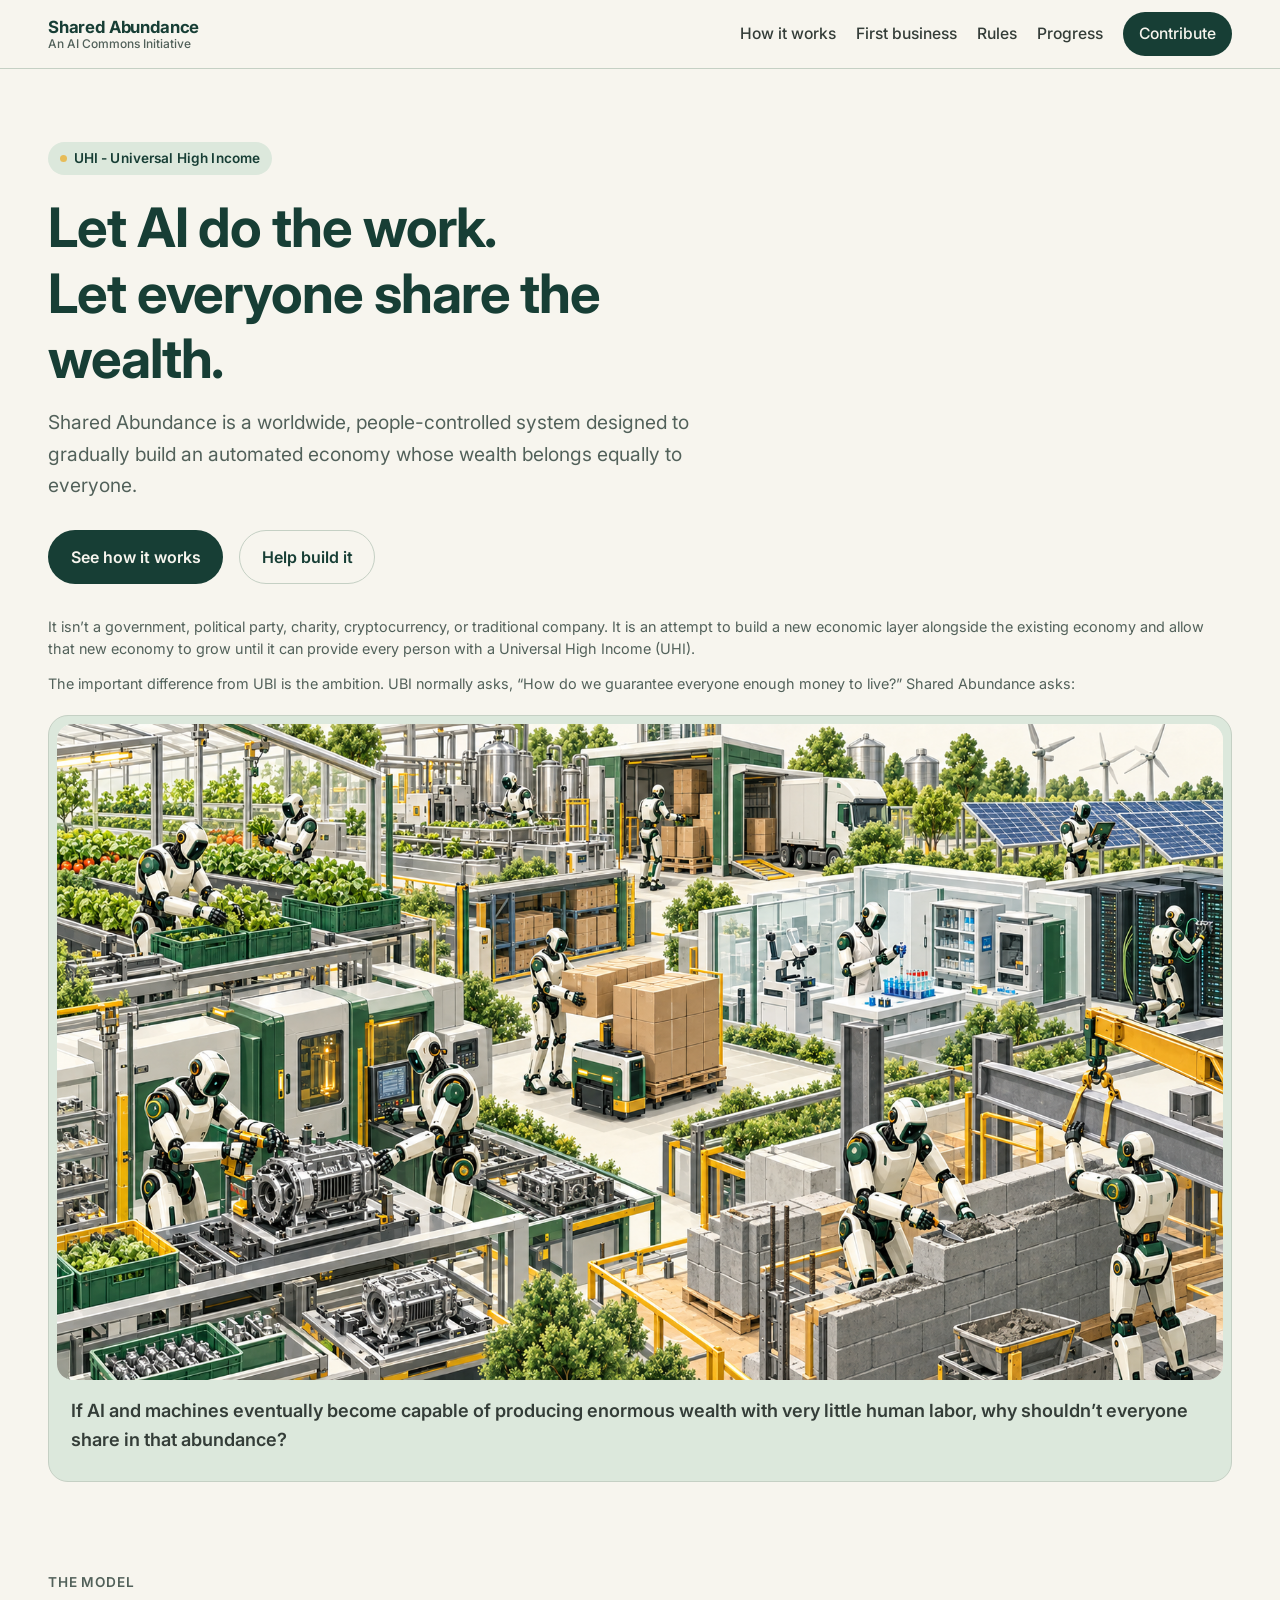
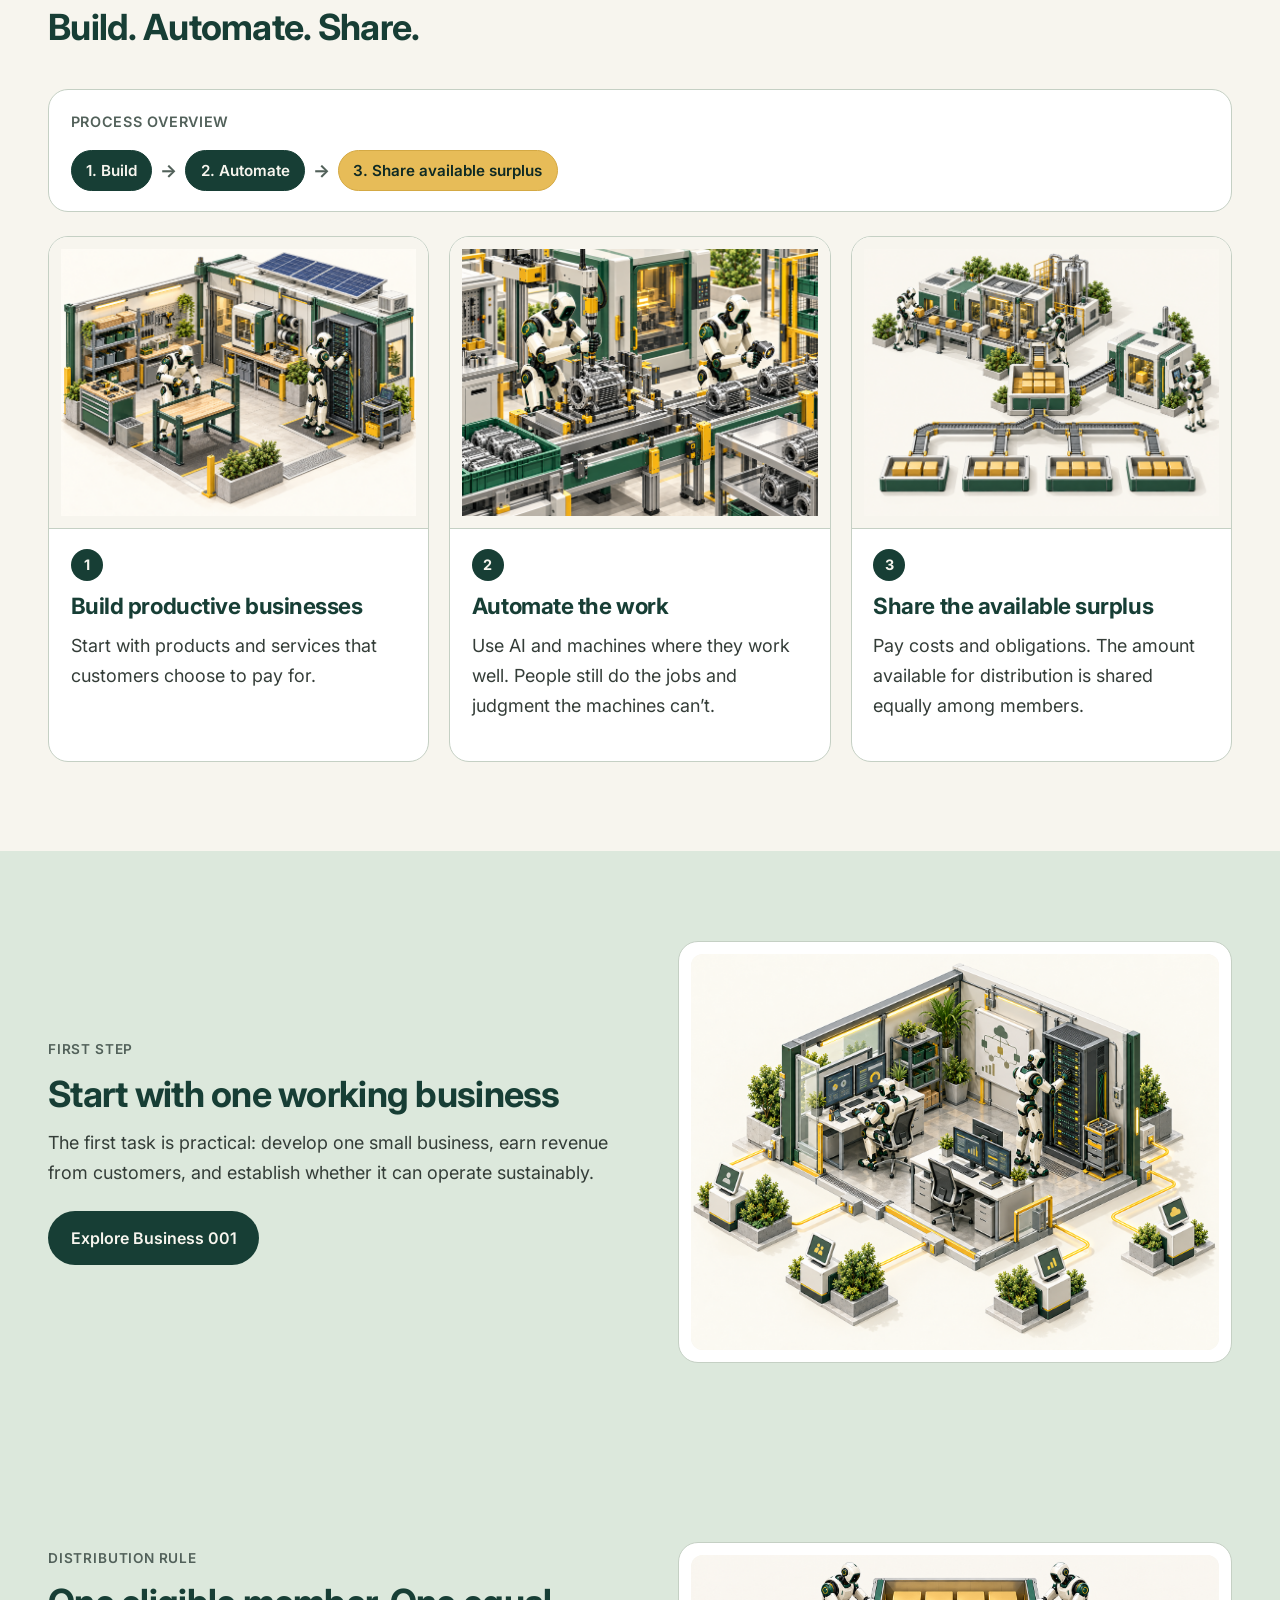
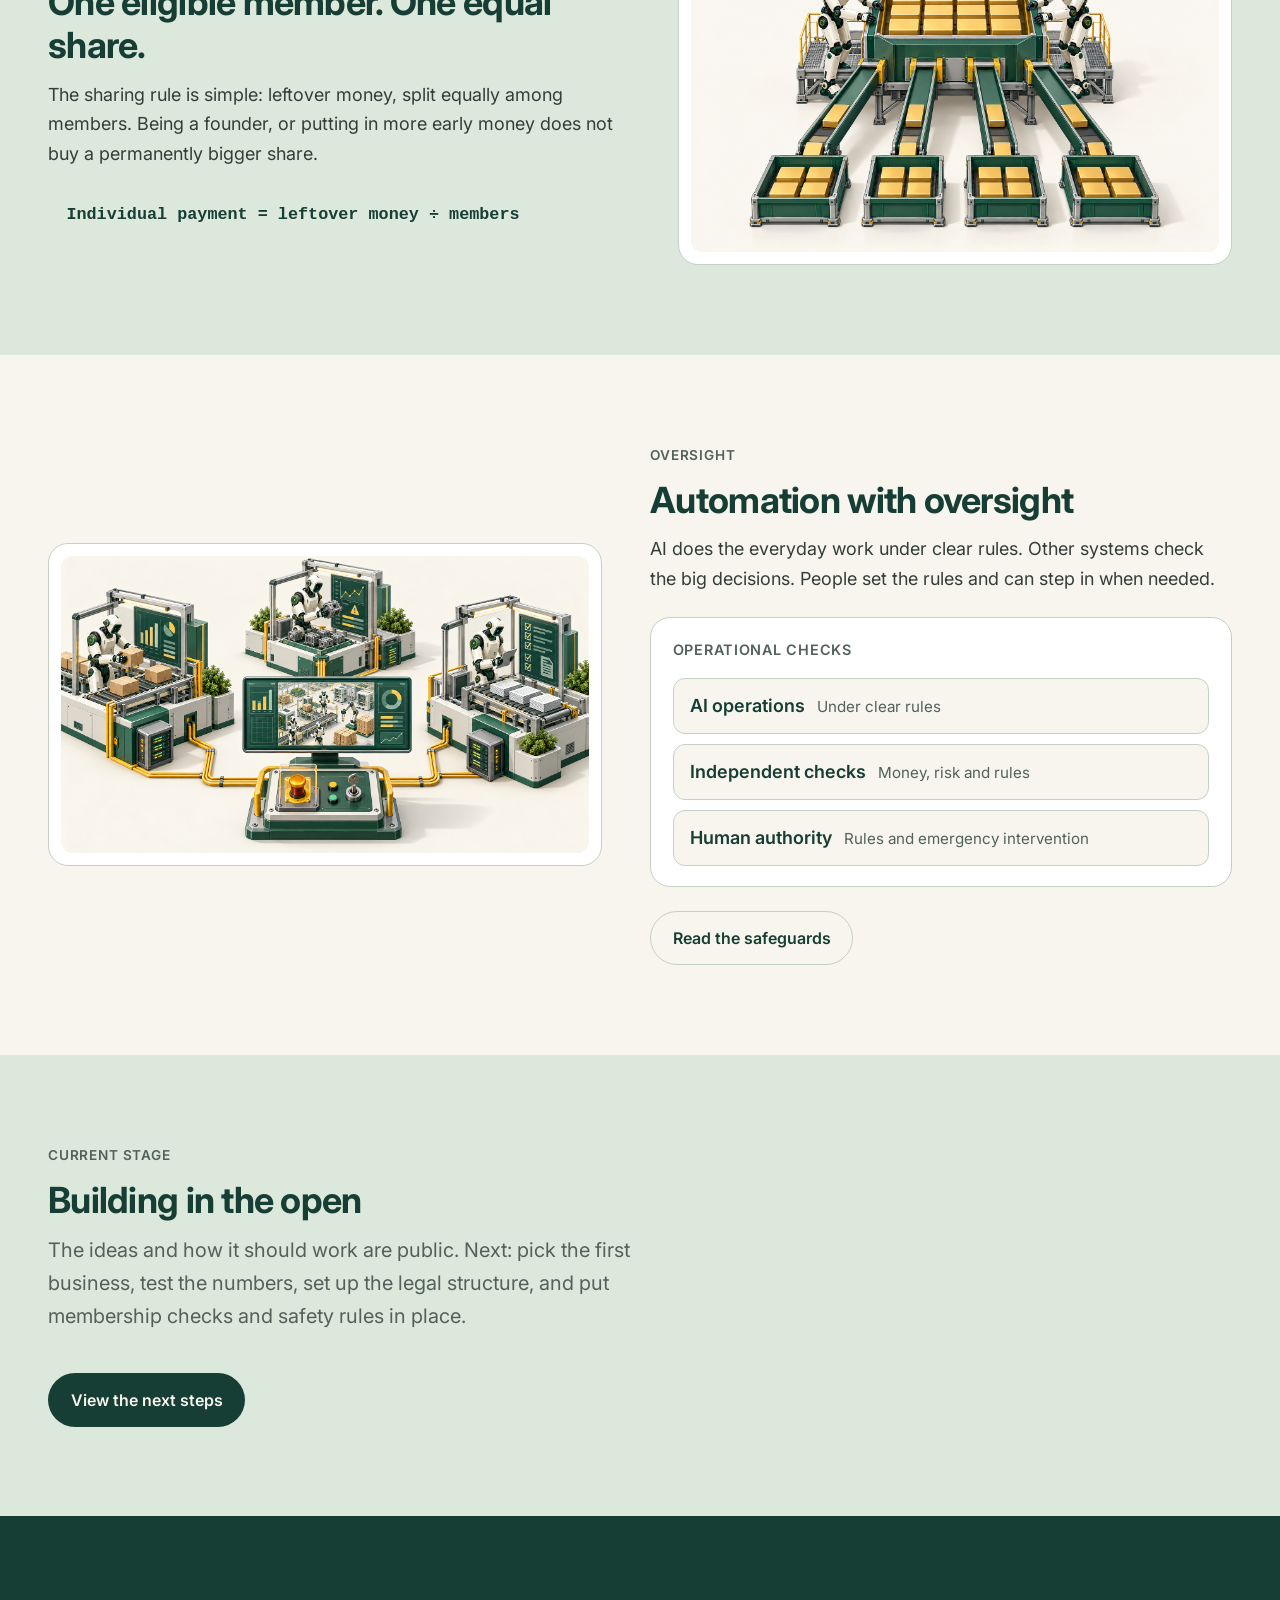
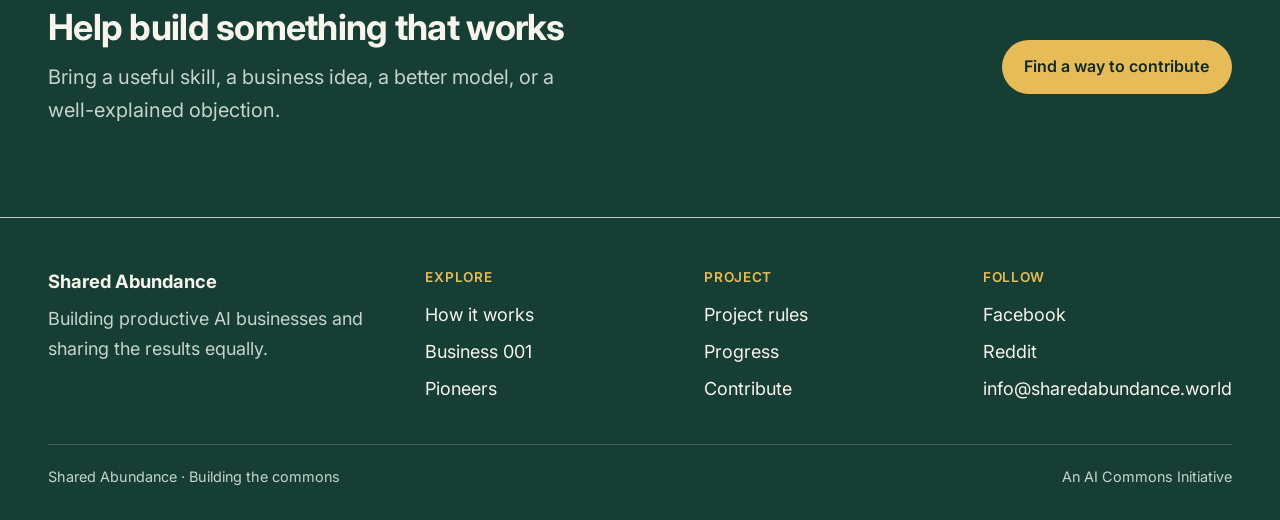
<file: index.html>
<!DOCTYPE html>
<html lang="en">
<head>
  <meta charset="utf-8">
  <meta name="viewport" content="width=device-width, initial-scale=1">
  <meta name="theme-color" content="#173E35">
  <title>Shared Abundance · Let AI do the work. Let everyone share the wealth.</title>
  <meta name="description" content="Shared Abundance builds productive businesses with AI and automation, then shares available surplus equally among eligible members.">
  <link rel="canonical" href="https://sharedabundance.world/">
  <meta property="og:title" content="Shared Abundance · Let AI do the work. Let everyone share the wealth.">
  <meta property="og:description" content="Shared Abundance builds productive businesses with AI and automation, then shares available surplus equally among eligible members.">
  <meta property="og:type" content="website">
  <meta property="og:url" content="https://sharedabundance.world/">
    <link rel="icon" href="/assets/favicon.svg" type="image/svg+xml">
  <link rel="icon" href="/assets/favicon.png" type="image/png" sizes="any">
  <link rel="apple-touch-icon" href="/assets/favicon.png">
  <link rel="stylesheet" href="/css/styles.css">
</head>
<body>
  <a class="skip-link" href="#main">Skip to content</a>
  <header class="site-header">
    <div class="container header-inner">
      <a class="brand" href="/">
        <span class="brand-name">Shared Abundance</span>
        <span class="brand-desc">An AI Commons Initiative</span>
      </a>
      <button class="nav-toggle" type="button" aria-expanded="false" aria-controls="site-nav">Menu</button>
      <nav id="site-nav" class="site-nav" aria-label="Primary">
        <a href="/how-it-works/">How it works</a>
        <a href="/business-001/">First business</a>
        <a href="/rules/">Rules</a>
        <a href="/progress/">Progress</a>
        <a href="/contribute/" class="nav-cta">Contribute</a>
      </nav>
    </div>
  </header>
  <main id="main">
    <section class="hero">
      <div class="container">
        <div class="hero-copy">
          <span class="badge">UHI - Universal High Income</span>
          <h1 class="hero-title" style="margin-top:1.25rem">
            <span>Let AI do the work.</span>
            <span>Let everyone share the wealth.</span>
          </h1>
          <div class="hero-intro">
            <p>Shared Abundance is a worldwide, people-controlled system designed to gradually build an automated economy whose wealth belongs equally to everyone.</p>
          </div>
          <div class="btn-row">
            <a class="btn btn-primary" href="/how-it-works/">See how it works</a>
            <a class="btn btn-secondary" href="/contribute/">Help build it</a>
          </div>
        </div>
        <div class="hero-above">
          <p>It isn’t a government, political party, charity, cryptocurrency, or traditional company. It is an attempt to build a new economic layer alongside the existing economy and allow that new economy to grow until it can provide every person with a Universal High Income (UHI).</p>
          <p>The important difference from UBI is the ambition. UBI normally asks, “How do we guarantee everyone enough money to live?” Shared Abundance asks:</p>
        </div>
        <figure class="hero-figure">
          <img src="/assets/00-approved-humanoid-hero.png" width="1672" height="941" alt="Humanoid robots working across manufacturing, farming, logistics, construction, laboratories, digital infrastructure and energy." fetchpriority="high" decoding="async">
          <figcaption class="hero-below">
            <p class="hero-question">If AI and machines eventually become capable of producing enormous wealth with very little human labor, why shouldn’t everyone share in that abundance?</p>
          </figcaption>
        </figure>
      </div>
    </section>

    <section class="section" aria-labelledby="process-heading">
      <div class="container">
        <div class="section-header">
          <p class="eyebrow">The model</p>
          <h2 id="process-heading">Build. Automate. Share.</h2>
        </div>
        <div class="diagram" aria-label="Three-step process">
          <div class="diagram-title">Process overview</div>
          <ol class="flow">
            <li><span class="flow-node accent">1. Build</span><span class="flow-arrow" aria-hidden="true">→</span></li>
            <li><span class="flow-node accent">2. Automate</span><span class="flow-arrow" aria-hidden="true">→</span></li>
            <li><span class="flow-node gold">3. Share available surplus</span></li>
          </ol>
        </div>
        <div class="grid-3">
          <article class="card">
            <div class="card-media"><img src="/assets/01a-build.png" width="1448" height="1086" alt="Humanoid robots setting up a small workshop and digital business." loading="lazy" decoding="async"></div>
            <div class="card-body"><span class="step-num">1</span><h3>Build productive businesses</h3><p>Start with products and services that customers choose to pay for.</p></div>
          </article>
          <article class="card">
            <div class="card-media"><img src="/assets/01b-automate.png" width="1448" height="1086" alt="Humanoid robots assembling and inspecting products on a production line." loading="lazy" decoding="async"></div>
            <div class="card-body"><span class="step-num">2</span><h3>Automate the work</h3><p>Use AI and machines where they work well. People still do the jobs and judgment the machines can’t.</p></div>
          </article>
          <article class="card">
            <div class="card-media"><img src="/assets/01c-share.png" width="1448" height="1086" alt="A business surplus divided between reinvestment and four equal member allocations." loading="lazy" decoding="async"></div>
            <div class="card-body"><span class="step-num">3</span><h3>Share the available surplus</h3><p>Pay costs and obligations. The amount available for distribution is shared equally among members.</p></div>
          </article>
        </div>
      </div>
    </section>

    <section class="section section-sage" aria-labelledby="first-biz-heading">
      <div class="container">
        <div class="feature-row">
          <div>
            <p class="eyebrow">First step</p>
            <h2 id="first-biz-heading">Start with one working business</h2>
            <p>The first task is practical: develop one small business, earn revenue from customers, and establish whether it can operate sustainably.</p>
            <div class="btn-row"><a class="btn btn-primary" href="/business-001/">Explore Business 001</a></div>
          </div>
          <div class="feature-media"><img src="/assets/04-business-001.png" width="1448" height="1086" alt="A small AI-assisted digital-services workspace connected to customer systems." loading="lazy" decoding="async"></div>
        </div>
      </div>
    </section>


    <section class="section section-sage" aria-labelledby="equal-heading">
      <div class="container">
        <div class="feature-row">
          <div>
            <p class="eyebrow">Distribution rule</p>
            <h2 id="equal-heading">One eligible member. One equal share.</h2>
            <p>The sharing rule is simple: leftover money, split equally among members. Being a founder, or putting in more early money does not buy a permanently bigger share.</p>
            <div class="formula" role="math" aria-label="Individual payment equals leftover money divided by members">Individual payment = leftover money ÷ members</div>
          </div>
          <div class="feature-media"><img src="/assets/03-equal-shares.png" width="1672" height="941" alt="Four identical account trays receive equal allocations from a shared pool." loading="lazy" decoding="async"></div>
        </div>
      </div>
    </section>

    <section class="section" aria-labelledby="safeguards-heading">
      <div class="container">
        <div class="feature-row reverse">
          <div>
            <p class="eyebrow">Oversight</p>
            <h2 id="safeguards-heading">Automation with oversight</h2>
            <p>AI does the everyday work under clear rules. Other systems check the big decisions. People set the rules and can step in when needed.</p>
            <div class="diagram" aria-label="Operational safeguards">
              <div class="diagram-title">Operational checks</div>
              <ul class="stack-list">
                <li><span class="label">AI operations</span><span class="note">Under clear rules</span><span></span></li>
                <li><span class="label">Independent checks</span><span class="note">Money, risk and rules</span><span></span></li>
                <li><span class="label">Human authority</span><span class="note">Rules and emergency intervention</span><span></span></li>
              </ul>
            </div>
            <div class="btn-row"><a class="btn btn-secondary" href="/rules/#safeguards">Read the safeguards</a></div>
          </div>
          <div class="feature-media"><img src="/assets/07-operational-safeguards.png" width="1672" height="941" alt="Operational equipment connected to independent review stations and a separate manual override console." loading="lazy" decoding="async"></div>
        </div>
      </div>
    </section>

    <section class="section section-sage" aria-labelledby="stage-heading">
      <div class="container">
        <div class="section-header">
          <p class="eyebrow">Current stage</p>
          <h2 id="stage-heading">Building in the open</h2>
          <p class="lead">The ideas and how it should work are public. Next: pick the first business, test the numbers, set up the legal structure, and put membership checks and safety rules in place.</p>
        </div>
        <div class="btn-row" style="margin-top:0"><a class="btn btn-primary" href="/progress/">View the next steps</a></div>
      </div>
    </section>

    <section class="section section-forest" aria-labelledby="invite-heading">
      <div class="container cta-band">
        <div>
          <h2 id="invite-heading">Help build something that works</h2>
          <p class="lead">Bring a useful skill, a business idea, a better model, or a well-explained objection.</p>
        </div>
        <a class="btn btn-ghost" href="/contribute/" style="background:#E7BC58;color:#0F2A24">Find a way to contribute</a>
      </div>
    </section>
  </main>
  <footer class="site-footer">
    <div class="container">
      <div class="footer-grid">
        <div>
          <div class="footer-brand">Shared Abundance</div>
          <p>Building productive AI businesses and sharing the results equally.</p>
        </div>
        <div>
          <div class="footer-heading">Explore</div>
          <ul class="footer-links">
            <li><a href="/how-it-works/">How it works</a></li>
            <li><a href="/business-001/">Business 001</a></li>
            <li><a href="/pioneers/">Pioneers</a></li>
          </ul>
        </div>
        <div>
          <div class="footer-heading">Project</div>
          <ul class="footer-links">
            <li><a href="/rules/">Project rules</a></li>
            <li><a href="/progress/">Progress</a></li>
            <li><a href="/contribute/">Contribute</a></li>
          </ul>
        </div>
        <div>
          <div class="footer-heading">Follow</div>
          <ul class="footer-links">
            <li><a href="https://www.facebook.com/profile.php?id=61594748557223" rel="noopener noreferrer" target="_blank">Facebook</a></li>
            <li><a href="https://www.reddit.com/user/SharedAbundance/" rel="noopener noreferrer" target="_blank">Reddit</a></li>
            <li><a href="mailto:info@sharedabundance.world">info@sharedabundance.world</a></li>
          </ul>
        </div>
      </div>
      <div class="footer-meta">
        <span>Shared Abundance · Building the commons</span>
        <span>An AI Commons Initiative</span>
      </div>
    </div>
  </footer>
  <script src="/js/site.js" defer></script>
</body>
</html>
</file>
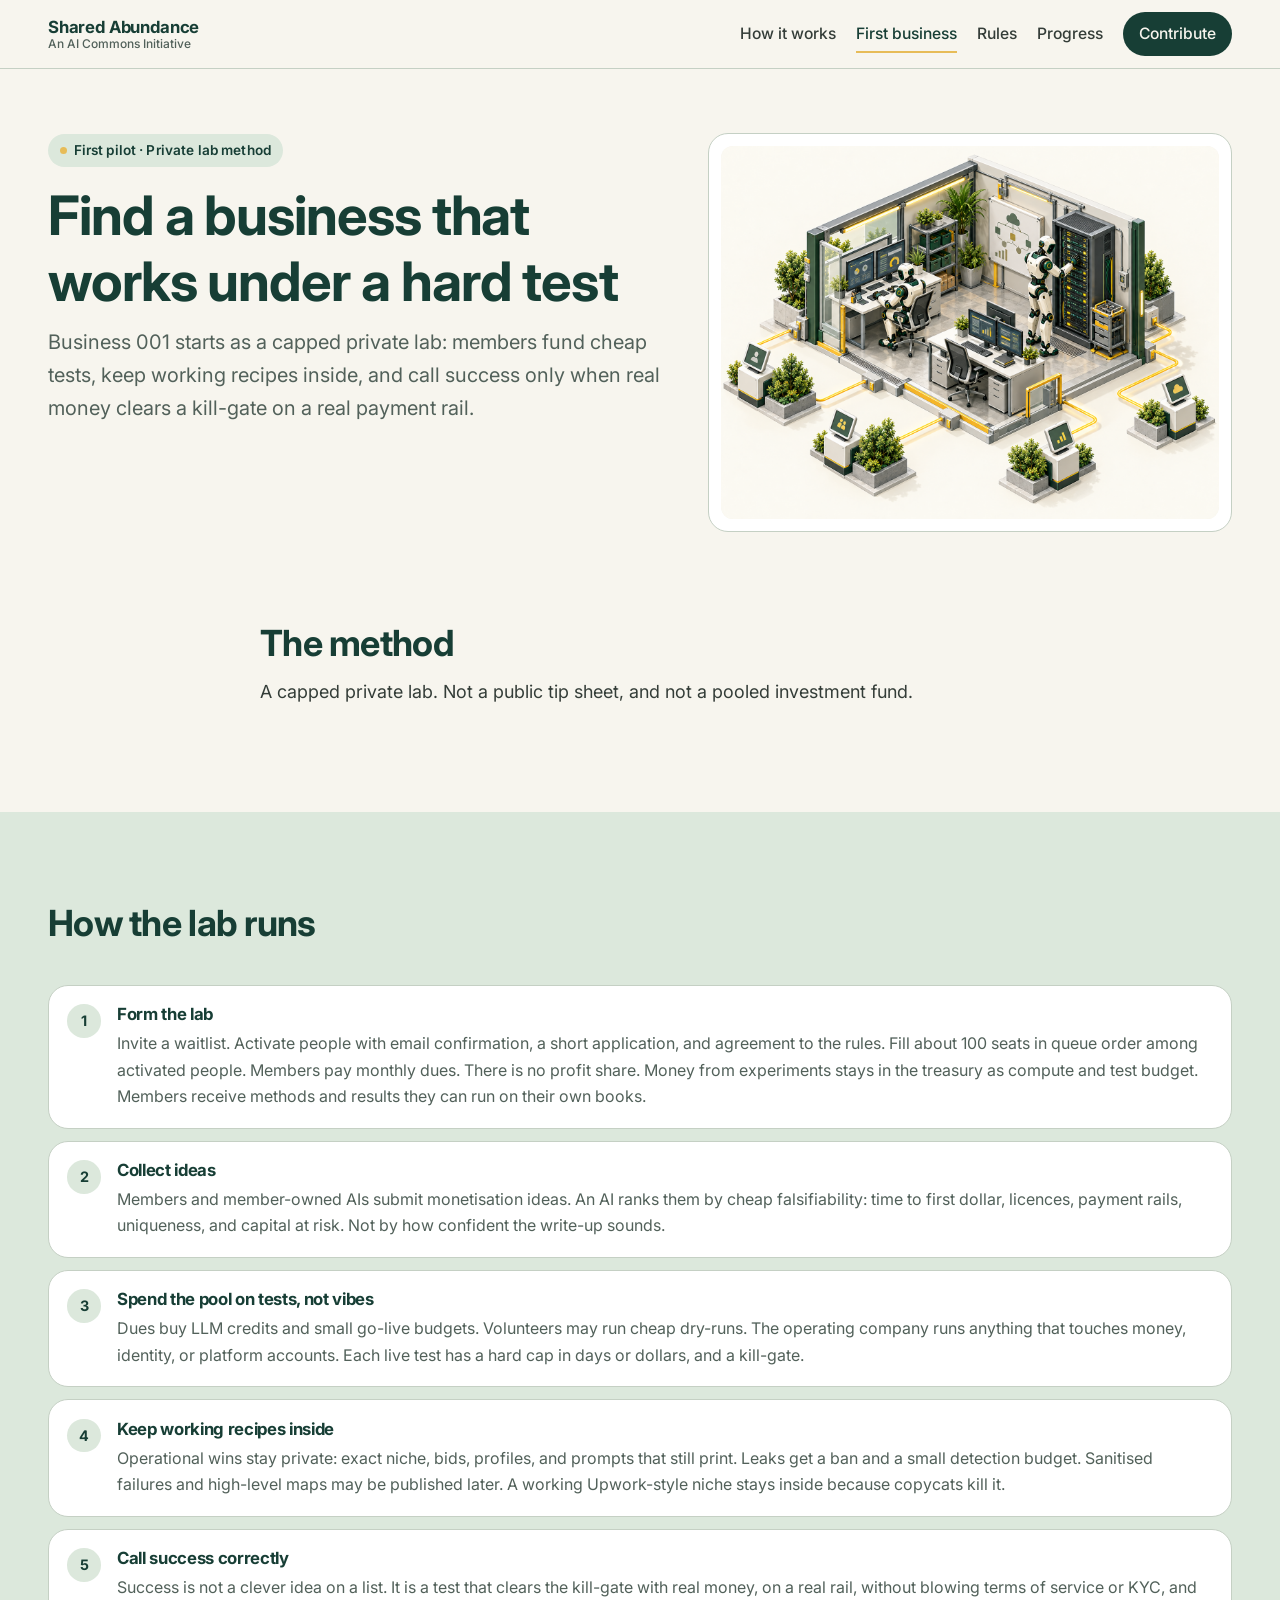
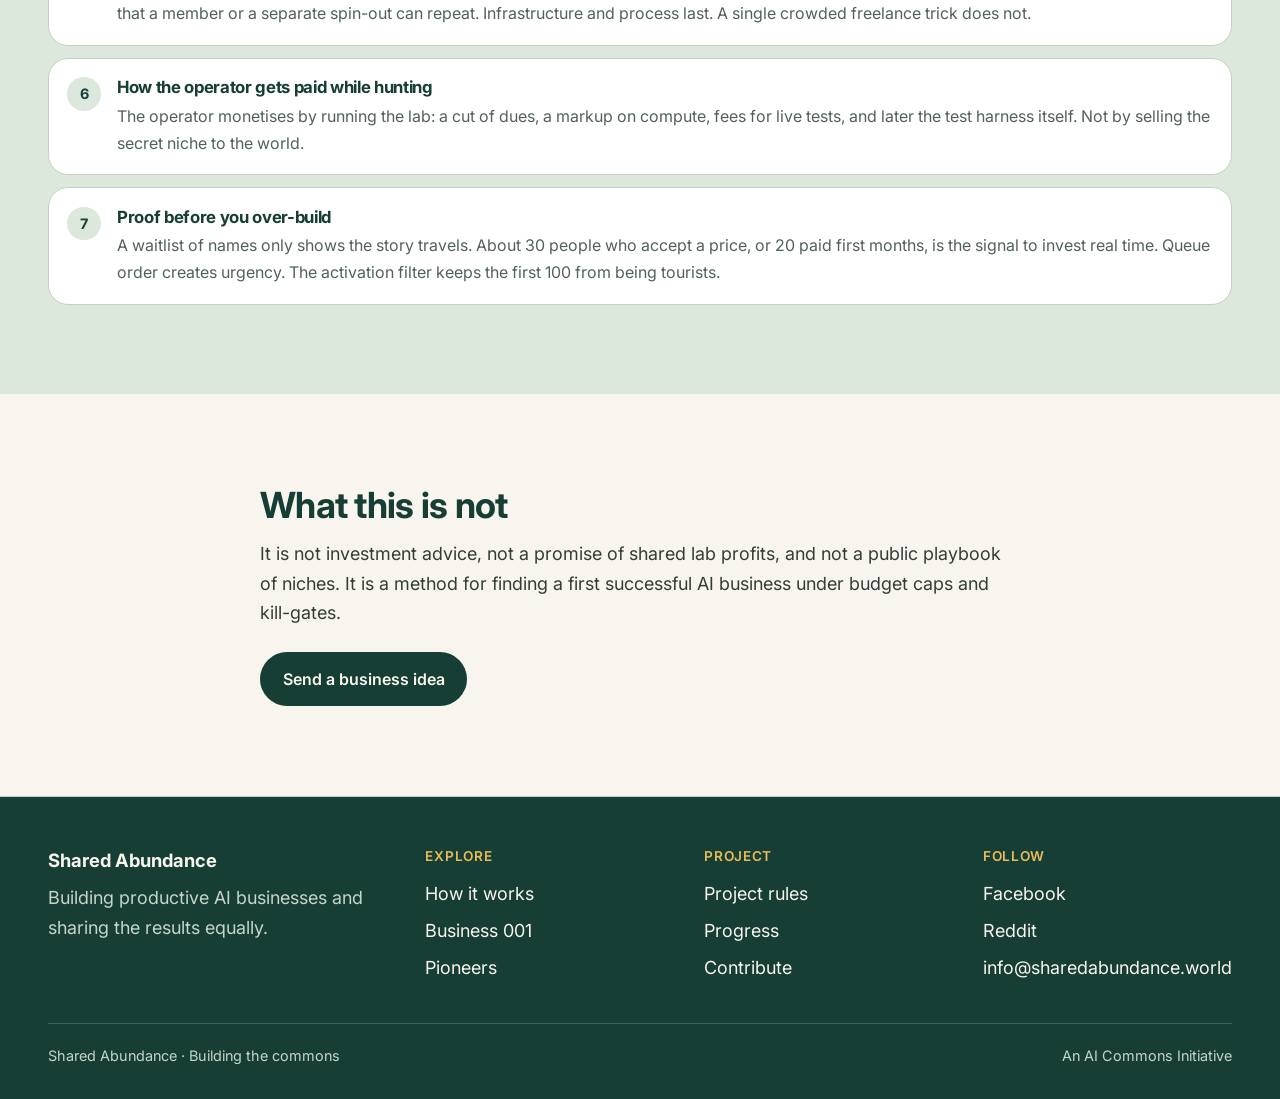
<file: business-001/index.html>
<!DOCTYPE html>
<html lang="en">
<head>
  <meta charset="utf-8">
  <meta name="viewport" content="width=device-width, initial-scale=1">
  <meta name="theme-color" content="#173E35">
  <title>Business 001 · Shared Abundance</title>
  <meta name="description" content="Business 001 is a capped private lab: waitlist, dues-funded tests, kill-gates, and private working recipes until a repeatable real-money win.">
  <link rel="canonical" href="https://sharedabundance.world/business-001/">
  <meta property="og:title" content="Business 001 · Shared Abundance">
  <meta property="og:description" content="Business 001 is a capped private lab: waitlist, dues-funded tests, kill-gates, and private working recipes until a repeatable real-money win.">
  <meta property="og:type" content="website">
  <meta property="og:url" content="https://sharedabundance.world/business-001/">
    <link rel="icon" href="/assets/favicon.svg" type="image/svg+xml">
  <link rel="icon" href="/assets/favicon.png" type="image/png" sizes="any">
  <link rel="apple-touch-icon" href="/assets/favicon.png">
  <link rel="stylesheet" href="/css/styles.css">
</head>
<body>
  <a class="skip-link" href="#main">Skip to content</a>
  <header class="site-header">
    <div class="container header-inner">
      <a class="brand" href="/">
        <span class="brand-name">Shared Abundance</span>
        <span class="brand-desc">An AI Commons Initiative</span>
      </a>
      <button class="nav-toggle" type="button" aria-expanded="false" aria-controls="site-nav">Menu</button>
      <nav id="site-nav" class="site-nav" aria-label="Primary">
        <a href="/how-it-works/">How it works</a>
        <a href="/business-001/" aria-current="page">First business</a>
        <a href="/rules/">Rules</a>
        <a href="/progress/">Progress</a>
        <a href="/contribute/" class="nav-cta">Contribute</a>
      </nav>
    </div>
  </header>
  <main id="main">
    <section class="page-hero">
      <div class="container">
        <div class="split-intro">
          <div>
            <span class="badge">First pilot · Private lab method</span>
            <h1 style="margin-top:1rem">Find a business that works under a hard test</h1>
            <p class="lead">Business 001 starts as a capped private lab: members fund cheap tests, keep working recipes inside, and call success only when real money clears a kill-gate on a real payment rail.</p>
          </div>
          <div class="feature-media"><img src="/assets/04-business-001.png" width="1448" height="1086" alt="A small AI-assisted digital-services workspace connected to customer systems." fetchpriority="high" decoding="async"></div>
        </div>
      </div>
    </section>

    <section class="section" aria-labelledby="method-heading">
      <div class="container reading">
        <h2 id="method-heading">The method</h2>
        <p>A capped private lab. Not a public tip sheet, and not a pooled investment fund.</p>
      </div>
    </section>

    <section class="section section-sage" aria-labelledby="steps-heading">
      <div class="container">
        <div class="section-header"><h2 id="steps-heading">How the lab runs</h2></div>
        <ol class="rule-list">
          <li>
            <h3>Form the lab</h3>
            <p>Invite a waitlist. Activate people with email confirmation, a short application, and agreement to the rules. Fill about 100 seats in queue order among activated people. Members pay monthly dues. There is no profit share. Money from experiments stays in the treasury as compute and test budget. Members receive methods and results they can run on their own books.</p>
          </li>
          <li>
            <h3>Collect ideas</h3>
            <p>Members and member-owned AIs submit monetisation ideas. An AI ranks them by cheap falsifiability: time to first dollar, licences, payment rails, uniqueness, and capital at risk. Not by how confident the write-up sounds.</p>
          </li>
          <li>
            <h3>Spend the pool on tests, not vibes</h3>
            <p>Dues buy LLM credits and small go-live budgets. Volunteers may run cheap dry-runs. The operating company runs anything that touches money, identity, or platform accounts. Each live test has a hard cap in days or dollars, and a kill-gate.</p>
          </li>
          <li>
            <h3>Keep working recipes inside</h3>
            <p>Operational wins stay private: exact niche, bids, profiles, and prompts that still print. Leaks get a ban and a small detection budget. Sanitised failures and high-level maps may be published later. A working Upwork-style niche stays inside because copycats kill it.</p>
          </li>
          <li>
            <h3>Call success correctly</h3>
            <p>Success is not a clever idea on a list. It is a test that clears the kill-gate with real money, on a real rail, without blowing terms of service or KYC, and that a member or a separate spin-out can repeat. Infrastructure and process last. A single crowded freelance trick does not.</p>
          </li>
          <li>
            <h3>How the operator gets paid while hunting</h3>
            <p>The operator monetises by running the lab: a cut of dues, a markup on compute, fees for live tests, and later the test harness itself. Not by selling the secret niche to the world.</p>
          </li>
          <li>
            <h3>Proof before you over-build</h3>
            <p>A waitlist of names only shows the story travels. About 30 people who accept a price, or 20 paid first months, is the signal to invest real time. Queue order creates urgency. The activation filter keeps the first 100 from being tourists.</p>
          </li>
        </ol>
      </div>
    </section>

    <section class="section" aria-labelledby="evidence-heading">
      <div class="container reading">
        <h2 id="evidence-heading">What this is not</h2>
        <p>It is not investment advice, not a promise of shared lab profits, and not a public playbook of niches. It is a method for finding a first successful AI business under budget caps and kill-gates.</p>
        <div class="btn-row"><a class="btn btn-primary" href="/contribute/?type=business-idea">Send a business idea</a></div>
      </div>
    </section>
  </main></main>
  <footer class="site-footer">
    <div class="container">
      <div class="footer-grid">
        <div>
          <div class="footer-brand">Shared Abundance</div>
          <p>Building productive AI businesses and sharing the results equally.</p>
        </div>
        <div>
          <div class="footer-heading">Explore</div>
          <ul class="footer-links">
            <li><a href="/how-it-works/">How it works</a></li>
            <li><a href="/business-001/">Business 001</a></li>
            <li><a href="/pioneers/">Pioneers</a></li>
          </ul>
        </div>
        <div>
          <div class="footer-heading">Project</div>
          <ul class="footer-links">
            <li><a href="/rules/">Project rules</a></li>
            <li><a href="/progress/">Progress</a></li>
            <li><a href="/contribute/">Contribute</a></li>
          </ul>
        </div>
        <div>
          <div class="footer-heading">Follow</div>
          <ul class="footer-links">
            <li><a href="https://www.facebook.com/profile.php?id=61594748557223" rel="noopener noreferrer" target="_blank">Facebook</a></li>
            <li><a href="https://www.reddit.com/user/SharedAbundance/" rel="noopener noreferrer" target="_blank">Reddit</a></li>
            <li><a href="mailto:info@sharedabundance.world">info@sharedabundance.world</a></li>
          </ul>
        </div>
      </div>
      <div class="footer-meta">
        <span>Shared Abundance · Building the commons</span>
        <span>An AI Commons Initiative</span>
      </div>
    </div>
  </footer>
  <script src="/js/site.js" defer></script>
</body>
</html>
</file>
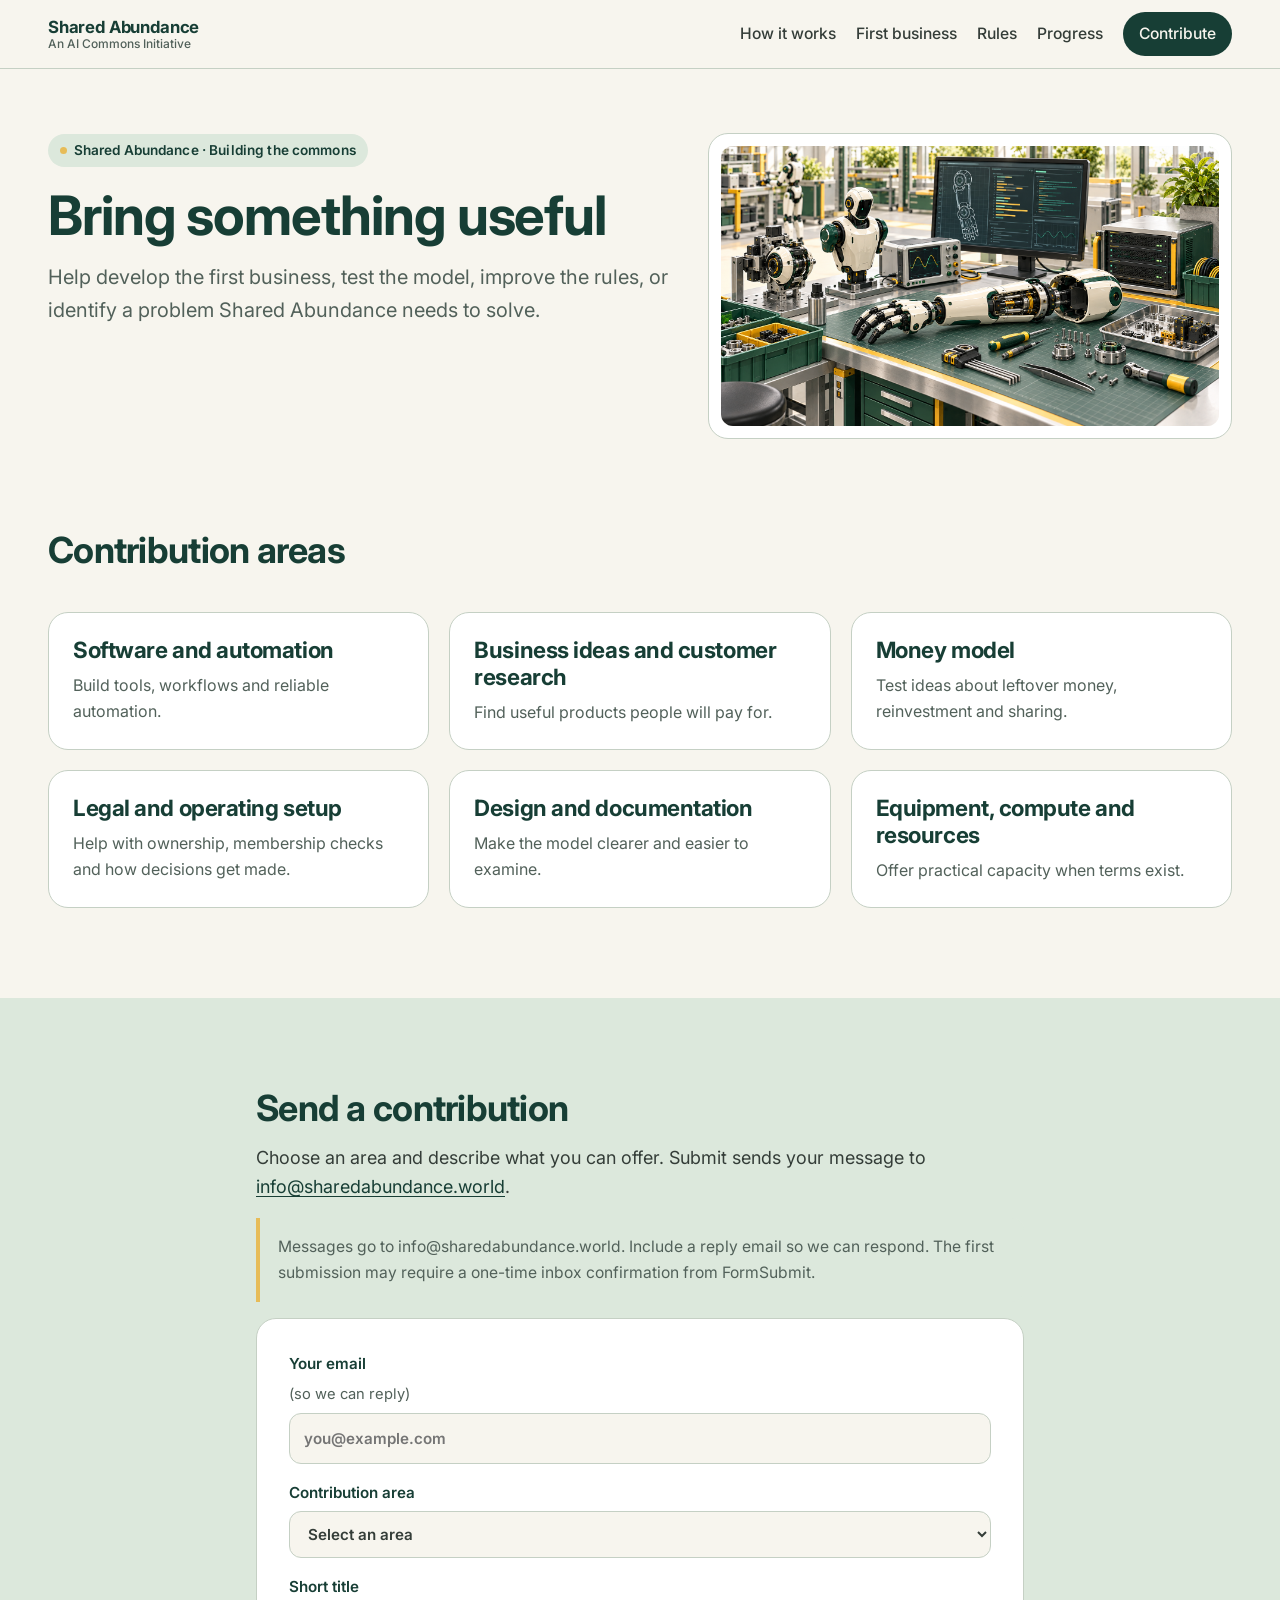
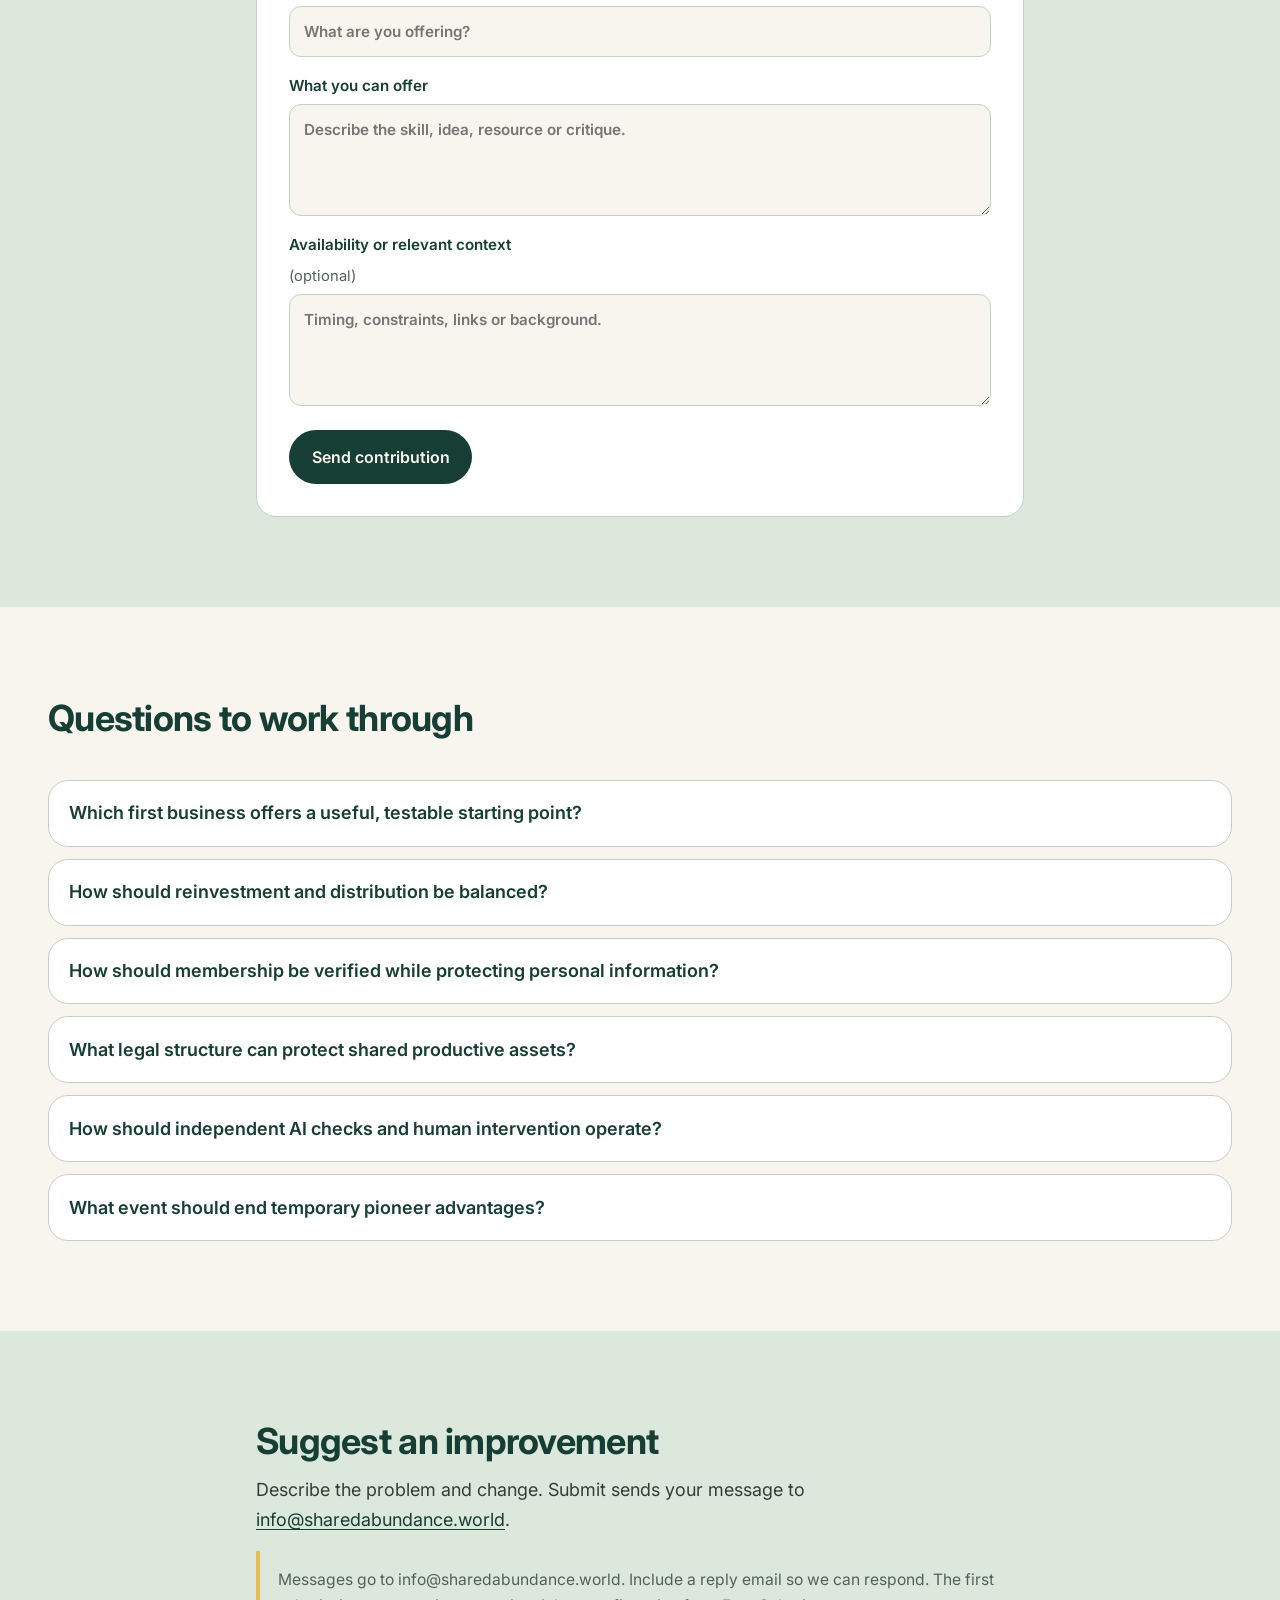
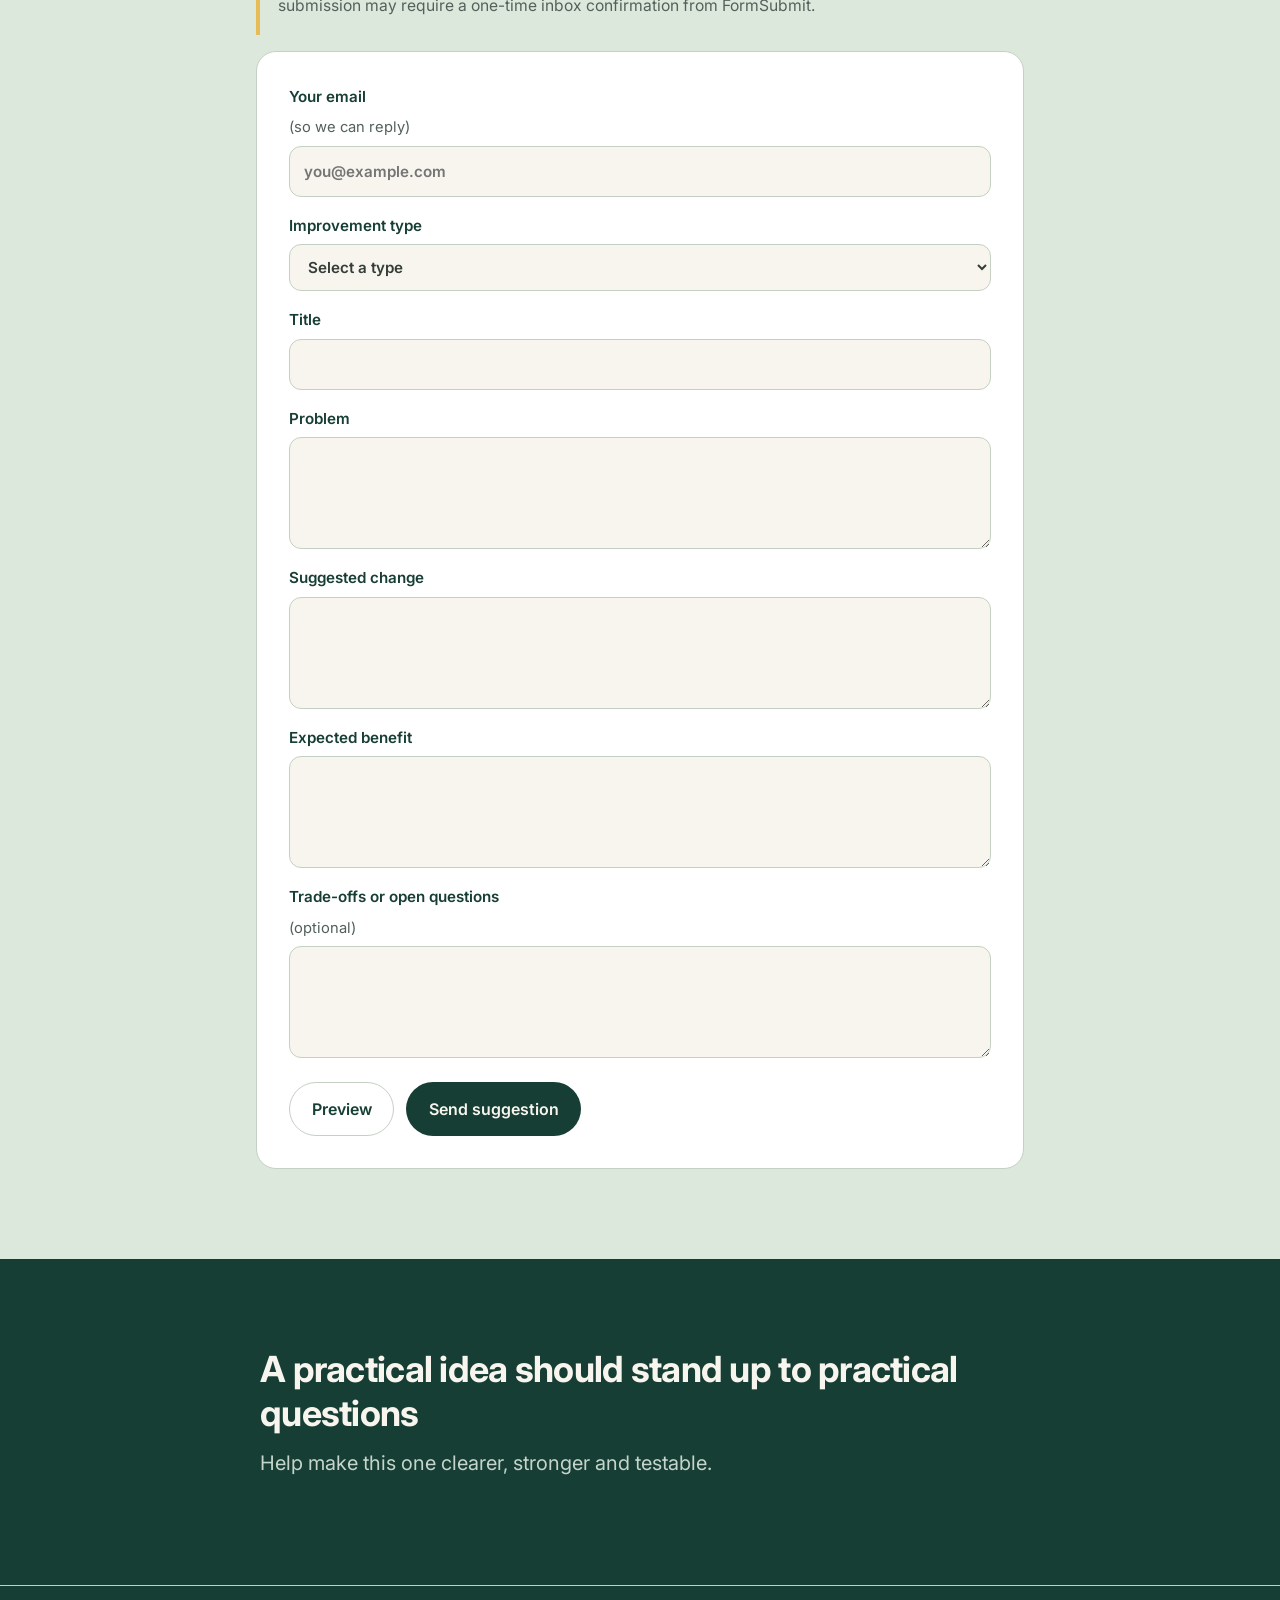
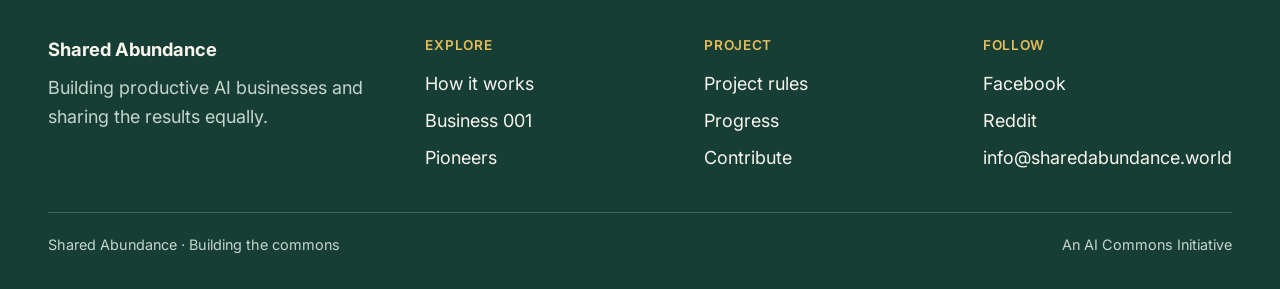
<file: contribute/index.html>
<!DOCTYPE html>
<html lang="en">
<head>
  <meta charset="utf-8">
  <meta name="viewport" content="width=device-width, initial-scale=1">
  <meta name="theme-color" content="#173E35">
  <title>Build with us · Shared Abundance</title>
  <meta name="description" content="Contribute skills, business ideas, modeling, legal structure ideas or resources. Send contributions and improvement ideas to info@sharedabundance.world.">
  <link rel="canonical" href="https://sharedabundance.world/contribute/">
  <meta property="og:title" content="Build with us · Shared Abundance">
  <meta property="og:description" content="Contribute skills, business ideas, modeling, legal structure ideas or resources. Send contributions and improvement ideas to info@sharedabundance.world.">
  <meta property="og:type" content="website">
  <meta property="og:url" content="https://sharedabundance.world/contribute/">
    <link rel="icon" href="/assets/favicon.svg" type="image/svg+xml">
  <link rel="icon" href="/assets/favicon.png" type="image/png" sizes="any">
  <link rel="apple-touch-icon" href="/assets/favicon.png">
  <link rel="stylesheet" href="/css/styles.css">
</head>
<body>
  <a class="skip-link" href="#main">Skip to content</a>
  <header class="site-header">
    <div class="container header-inner">
      <a class="brand" href="/">
        <span class="brand-name">Shared Abundance</span>
        <span class="brand-desc">An AI Commons Initiative</span>
      </a>
      <button class="nav-toggle" type="button" aria-expanded="false" aria-controls="site-nav">Menu</button>
      <nav id="site-nav" class="site-nav" aria-label="Primary">
        <a href="/how-it-works/">How it works</a>
        <a href="/business-001/">First business</a>
        <a href="/rules/">Rules</a>
        <a href="/progress/">Progress</a>
        <a href="/contribute/" class="nav-cta" aria-current="page">Contribute</a>
      </nav>
    </div>
  </header>
  <main id="main">
    <section class="page-hero">
      <div class="container">
        <div class="split-intro">
          <div>
            <span class="badge">Shared Abundance · Building the commons</span>
            <h1 style="margin-top:1rem">Bring something useful</h1>
            <p class="lead">Help develop the first business, test the model, improve the rules, or identify a problem Shared Abundance needs to solve.</p>
          </div>
          <div class="feature-media"><img src="/assets/11-build-with-us.png" width="1672" height="941" alt="Engineering tools, a robotic arm prototype, test equipment and a software workstation." fetchpriority="high" decoding="async"></div>
        </div>
      </div>
    </section>

    <section class="section" aria-labelledby="areas-heading">
      <div class="container">
        <div class="section-header"><h2 id="areas-heading">Contribution areas</h2></div>
        <div class="grid-3">
          <div class="link-card" style="cursor:default"><h3>Software and automation</h3><p>Build tools, workflows and reliable automation.</p></div>
          <div class="link-card" style="cursor:default"><h3>Business ideas and customer research</h3><p>Find useful products people will pay for.</p></div>
          <div class="link-card" style="cursor:default"><h3>Money model</h3><p>Test ideas about leftover money, reinvestment and sharing.</p></div>
          <div class="link-card" style="cursor:default"><h3>Legal and operating setup</h3><p>Help with ownership, membership checks and how decisions get made.</p></div>
          <div class="link-card" style="cursor:default"><h3>Design and documentation</h3><p>Make the model clearer and easier to examine.</p></div>
          <div class="link-card" style="cursor:default"><h3>Equipment, compute and resources</h3><p>Offer practical capacity when terms exist.</p></div>
        </div>
      </div>
    </section>

    <section class="section section-sage" aria-labelledby="contrib-form-heading">
      <div class="container" style="max-width:48rem">
        <h2 id="contrib-form-heading">Send a contribution</h2>
        <p>Choose an area and describe what you can offer. Submit sends your message to <a href="mailto:info@sharedabundance.world">info@sharedabundance.world</a>.</p>
        <div class="note-box">Messages go to info@sharedabundance.world. Include a reply email so we can respond. The first submission may require a one-time inbox confirmation from FormSubmit.</div>
        <form class="form-panel" id="contribution-form" action="https://formsubmit.co/370cac83886f6077aba147eb2c6bde8f" method="POST" novalidate>
          <input type="hidden" name="_subject" value="Shared Abundance · Contribution">
          <input type="hidden" name="_template" value="table">
          <input type="hidden" name="_captcha" value="false">
          <input type="hidden" name="_next" value="https://sharedabundance.world/contribute/?sent=1">
          <input type="text" name="_honey" tabindex="-1" autocomplete="off" class="honey-field" aria-hidden="true">
          <div class="form-grid">
            <label>Your email <span class="form-hint">(so we can reply)</span>
              <input name="email" type="email" required placeholder="you@example.com">
            </label>
            <label>Contribution area
              <select name="area" id="contrib-area" required>
                <option value="">Select an area</option>
                <option>Software and automation</option>
                <option>Business ideas and customer research</option>
                <option>Money model</option>
                <option>Legal and operating setup</option>
                <option>Design and documentation</option>
                <option>Equipment, compute and practical resources</option>
              </select>
            </label>
            <label>Short title
              <input name="title" type="text" maxlength="120" required placeholder="What are you offering?">
            </label>
            <label>What you can offer
              <textarea name="offer" required placeholder="Describe the skill, idea, resource or critique."></textarea>
            </label>
            <label>Availability or relevant context <span class="form-hint">(optional)</span>
              <textarea name="context" placeholder="Timing, constraints, links or background."></textarea>
            </label>
            <div class="form-actions">
              <button class="btn btn-primary" type="submit">Send contribution</button>
            </div>
          </div>
          <div class="form-status" id="contrib-status" hidden></div>
        </form>
      </div>
    </section>

    <section class="section" id="questions" aria-labelledby="questions-heading">
      <div class="container">
        <div class="section-header">
          <h2 id="questions-heading">Questions to work through</h2>
        </div>
        <ul class="questions-list">
          <li>Which first business offers a useful, testable starting point?</li>
          <li>How should reinvestment and distribution be balanced?</li>
          <li>How should membership be verified while protecting personal information?</li>
          <li>What legal structure can protect shared productive assets?</li>
          <li>How should independent AI checks and human intervention operate?</li>
          <li>What event should end temporary pioneer advantages?</li>
        </ul>
      </div>
    </section>

    <section class="section section-sage" id="proposal-form" aria-labelledby="proposal-heading">
      <div class="container" style="max-width:48rem">
        <h2 id="proposal-heading">Suggest an improvement</h2>
        <p>Describe the problem and change. Submit sends your message to <a href="mailto:info@sharedabundance.world">info@sharedabundance.world</a>.</p>
        <div class="note-box">Messages go to info@sharedabundance.world. Include a reply email so we can respond. The first submission may require a one-time inbox confirmation from FormSubmit.</div>
        <form class="form-panel" id="proposal-form-el" action="https://formsubmit.co/370cac83886f6077aba147eb2c6bde8f" method="POST" novalidate>
          <input type="hidden" name="_subject" value="Shared Abundance · Improvement suggestion">
          <input type="hidden" name="_template" value="table">
          <input type="hidden" name="_captcha" value="false">
          <input type="hidden" name="_next" value="https://sharedabundance.world/contribute/?sent=1#proposal-form">
          <input type="text" name="_honey" tabindex="-1" autocomplete="off" class="honey-field" aria-hidden="true">
          <div class="form-grid">
            <label>Your email <span class="form-hint">(so we can reply)</span>
              <input name="email" type="email" required placeholder="you@example.com">
            </label>
            <label>Improvement type
              <select name="type" id="proposal-type" required>
                <option value="">Select a type</option>
                <option>Business idea</option>
                <option>Rule improvement</option>
                <option>Economic model</option>
                <option>Operational safeguard</option>
                <option>Other practical improvement</option>
              </select>
            </label>
            <label>Title
              <input name="title" type="text" maxlength="140" required>
            </label>
            <label>Problem
              <textarea name="problem" required></textarea>
            </label>
            <label>Suggested change
              <textarea name="change" required></textarea>
            </label>
            <label>Expected benefit
              <textarea name="benefit" required></textarea>
            </label>
            <label>Trade-offs or open questions <span class="form-hint">(optional)</span>
              <textarea name="tradeoffs"></textarea>
            </label>
            <div class="form-actions">
              <button class="btn btn-secondary" type="button" id="proposal-preview-btn">Preview</button>
              <button class="btn btn-primary" type="submit">Send suggestion</button>
            </div>
          </div>
          <div class="form-status" id="proposal-status" hidden></div>
          <pre class="preview-box" id="proposal-preview" hidden></pre>
        </form>
      </div>
    </section>

    <section class="section section-forest" aria-labelledby="closing-heading">
      <div class="container reading">
        <h2 id="closing-heading">A practical idea should stand up to practical questions</h2>
        <p class="lead">Help make this one clearer, stronger and testable.</p>
      </div>
    </section>
  </main>
  <footer class="site-footer">
    <div class="container">
      <div class="footer-grid">
        <div>
          <div class="footer-brand">Shared Abundance</div>
          <p>Building productive AI businesses and sharing the results equally.</p>
        </div>
        <div>
          <div class="footer-heading">Explore</div>
          <ul class="footer-links">
            <li><a href="/how-it-works/">How it works</a></li>
            <li><a href="/business-001/">Business 001</a></li>
            <li><a href="/pioneers/">Pioneers</a></li>
          </ul>
        </div>
        <div>
          <div class="footer-heading">Project</div>
          <ul class="footer-links">
            <li><a href="/rules/">Project rules</a></li>
            <li><a href="/progress/">Progress</a></li>
            <li><a href="/contribute/">Contribute</a></li>
          </ul>
        </div>
        <div>
          <div class="footer-heading">Follow</div>
          <ul class="footer-links">
            <li><a href="https://www.facebook.com/profile.php?id=61594748557223" rel="noopener noreferrer" target="_blank">Facebook</a></li>
            <li><a href="https://www.reddit.com/user/SharedAbundance/" rel="noopener noreferrer" target="_blank">Reddit</a></li>
            <li><a href="mailto:info@sharedabundance.world">info@sharedabundance.world</a></li>
          </ul>
        </div>
      </div>
      <div class="footer-meta">
        <span>Shared Abundance · Building the commons</span>
        <span>An AI Commons Initiative</span>
      </div>
    </div>
  </footer>
  <script src="/js/site.js" defer></script>
</body>
</html>
</file>
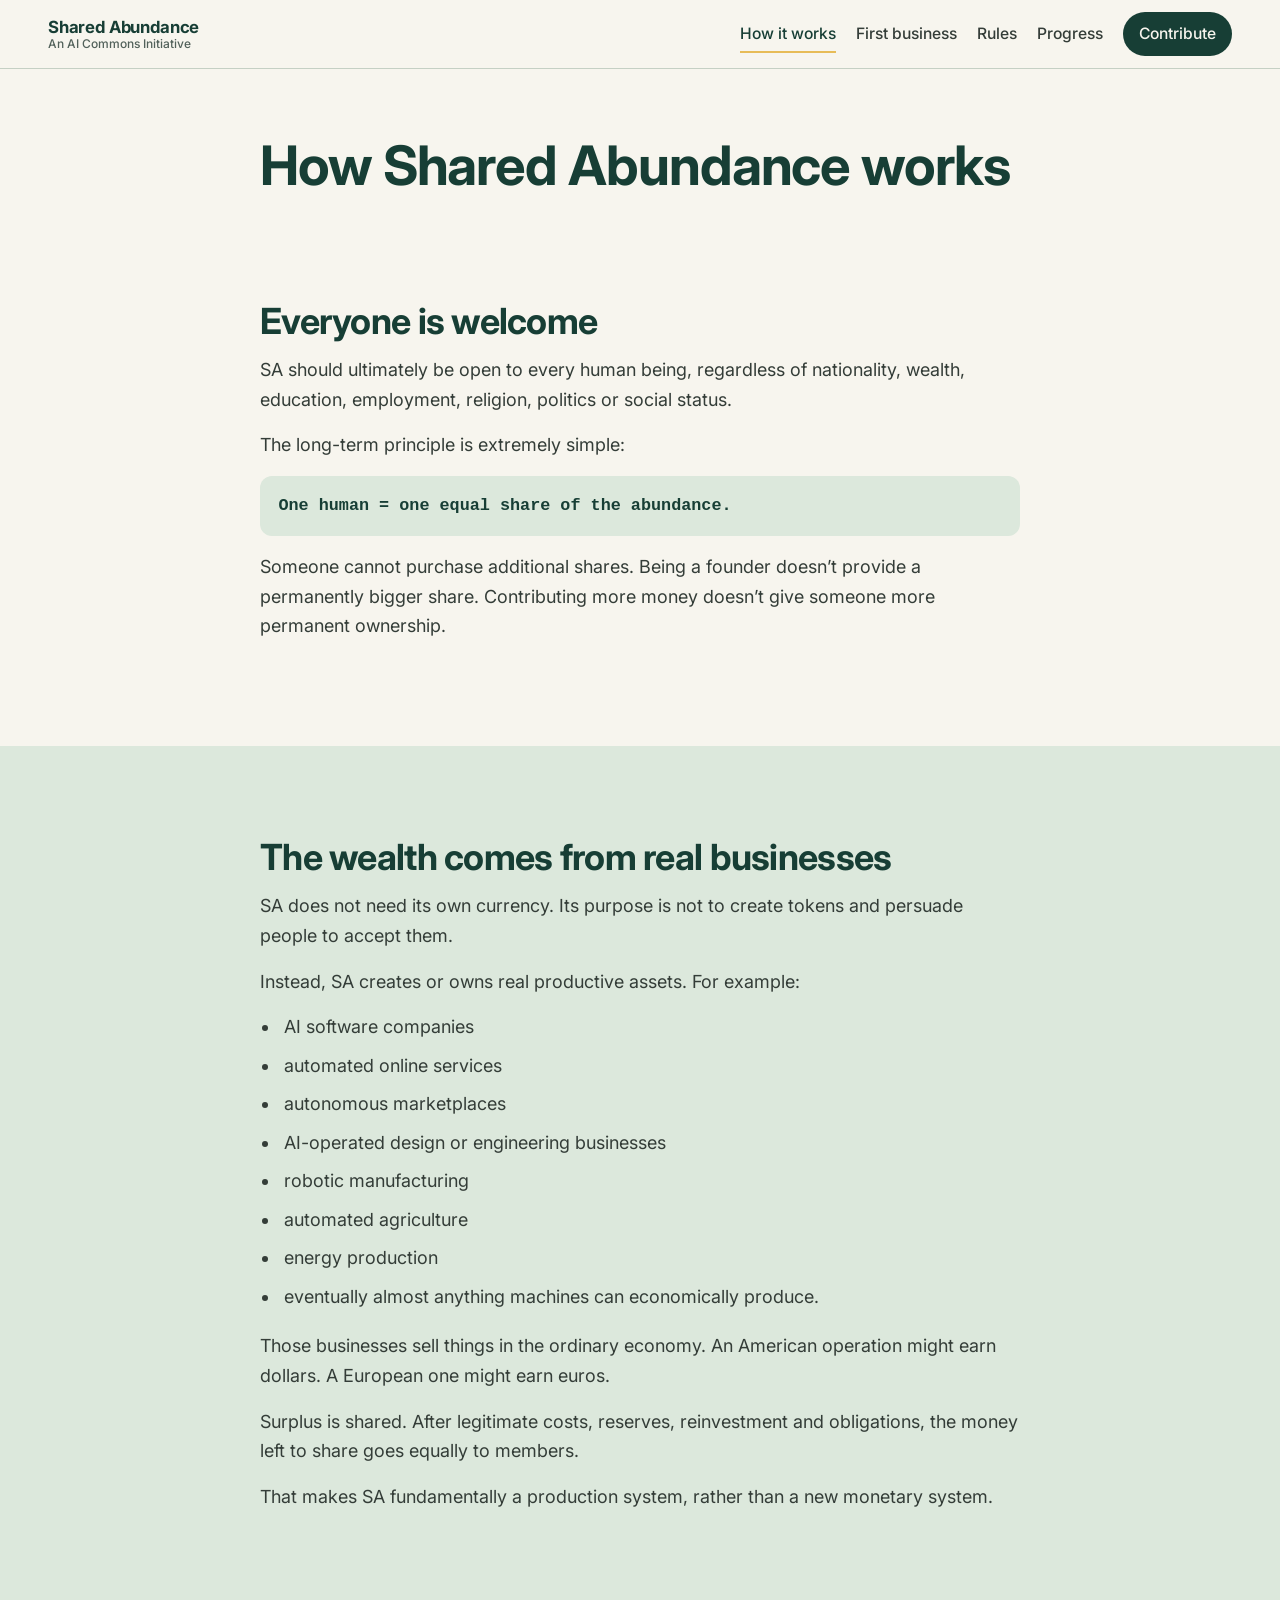
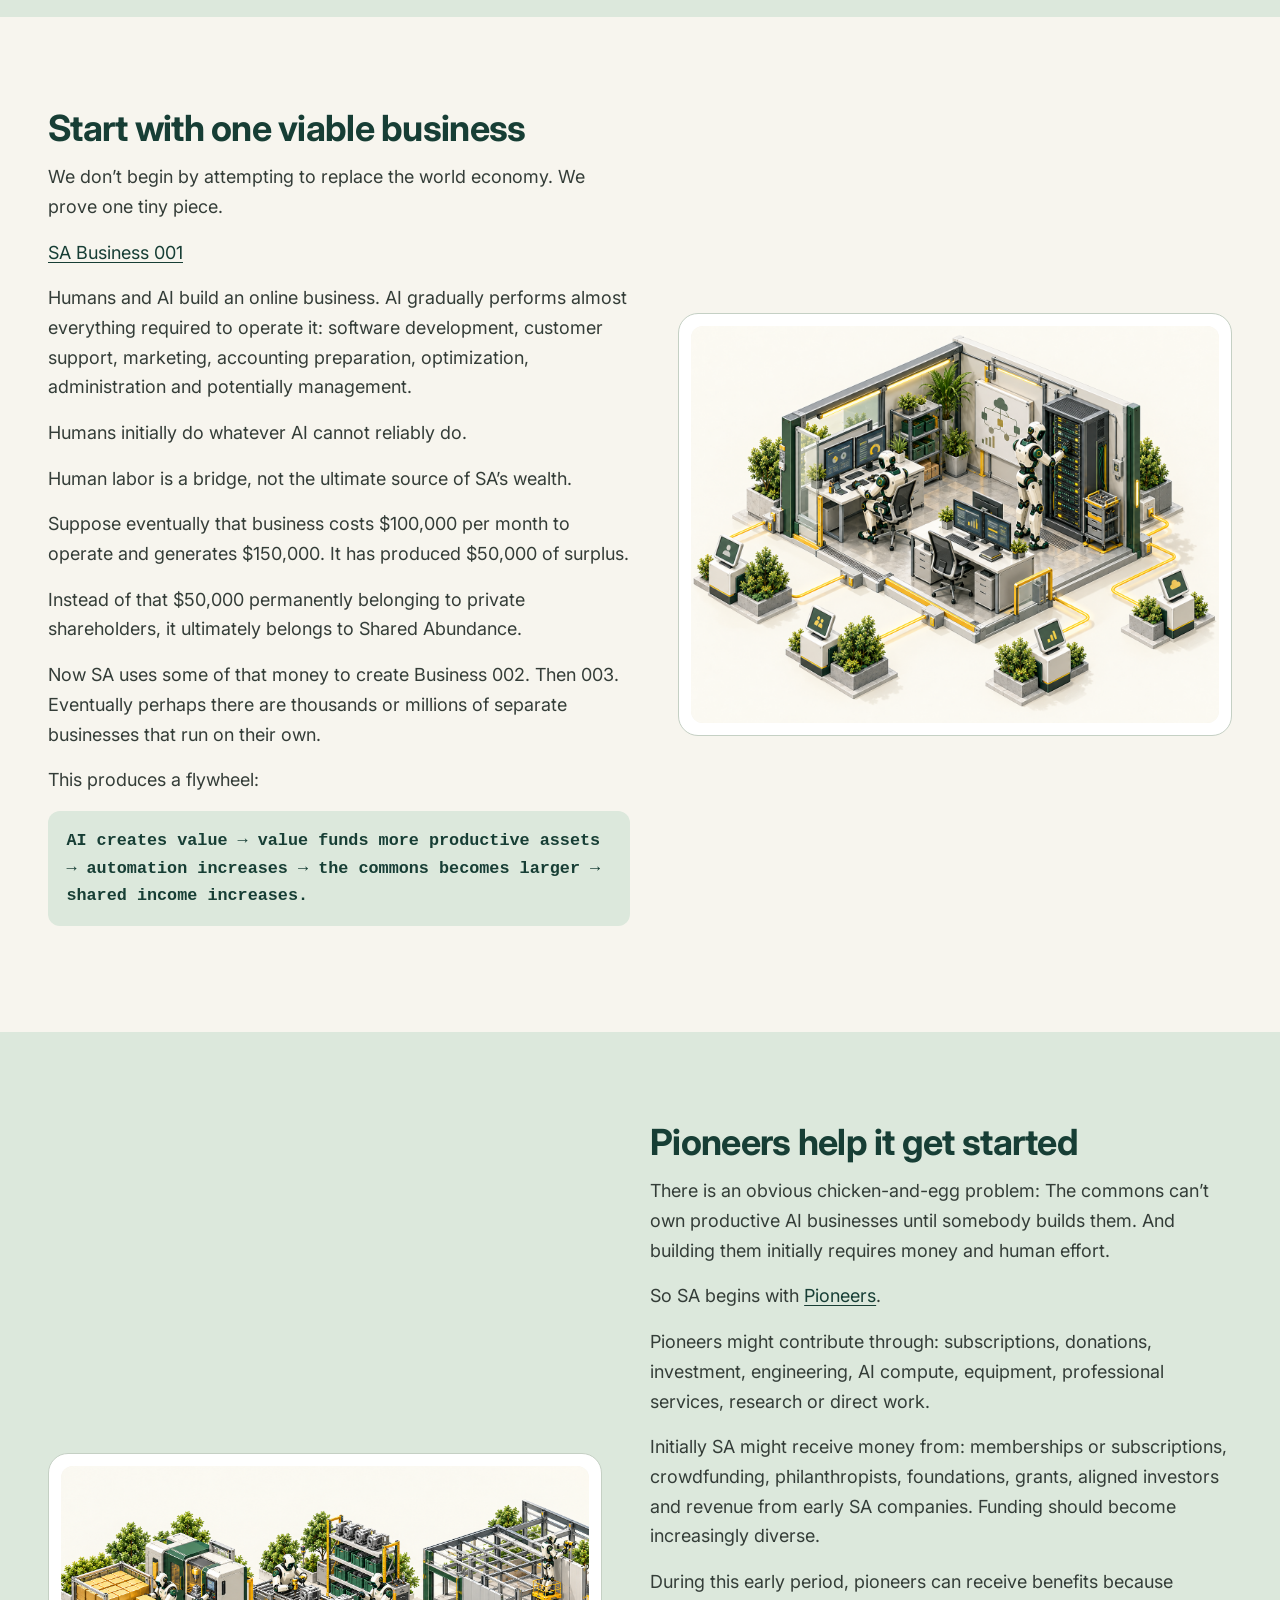
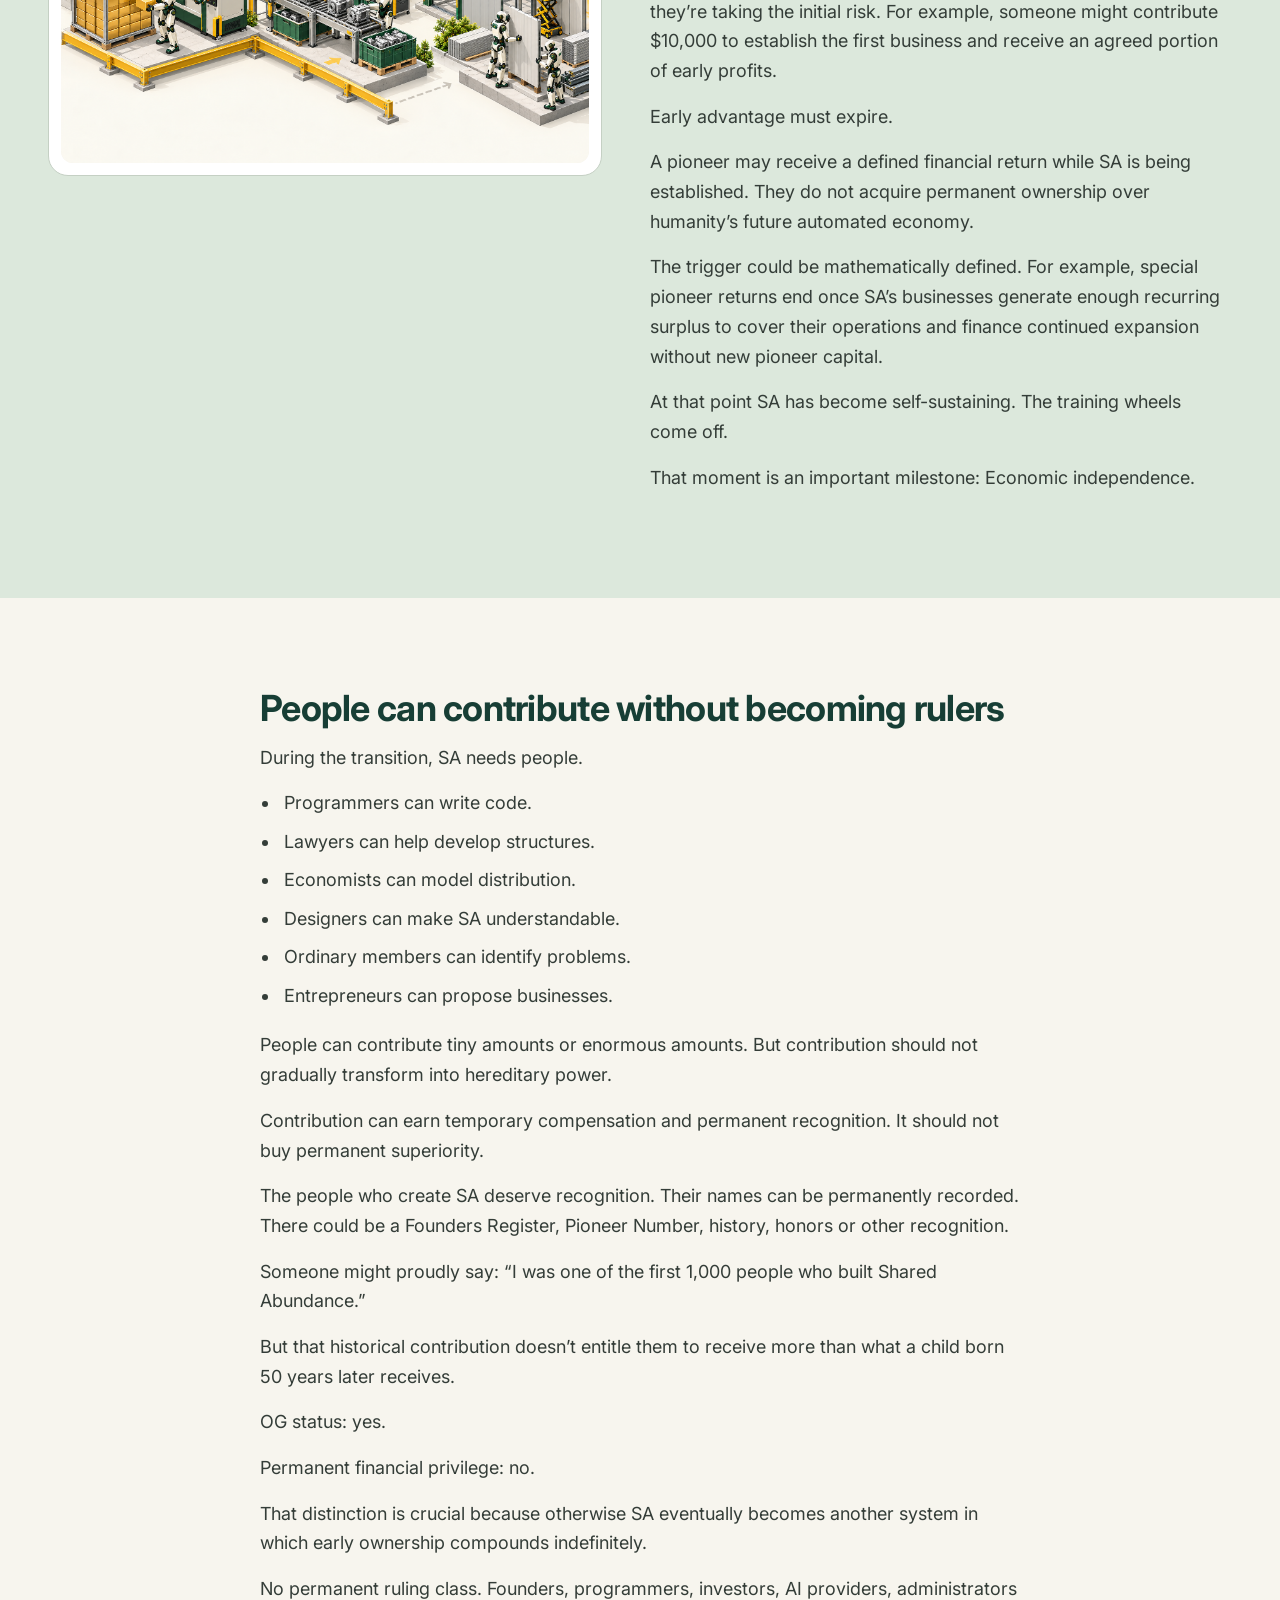
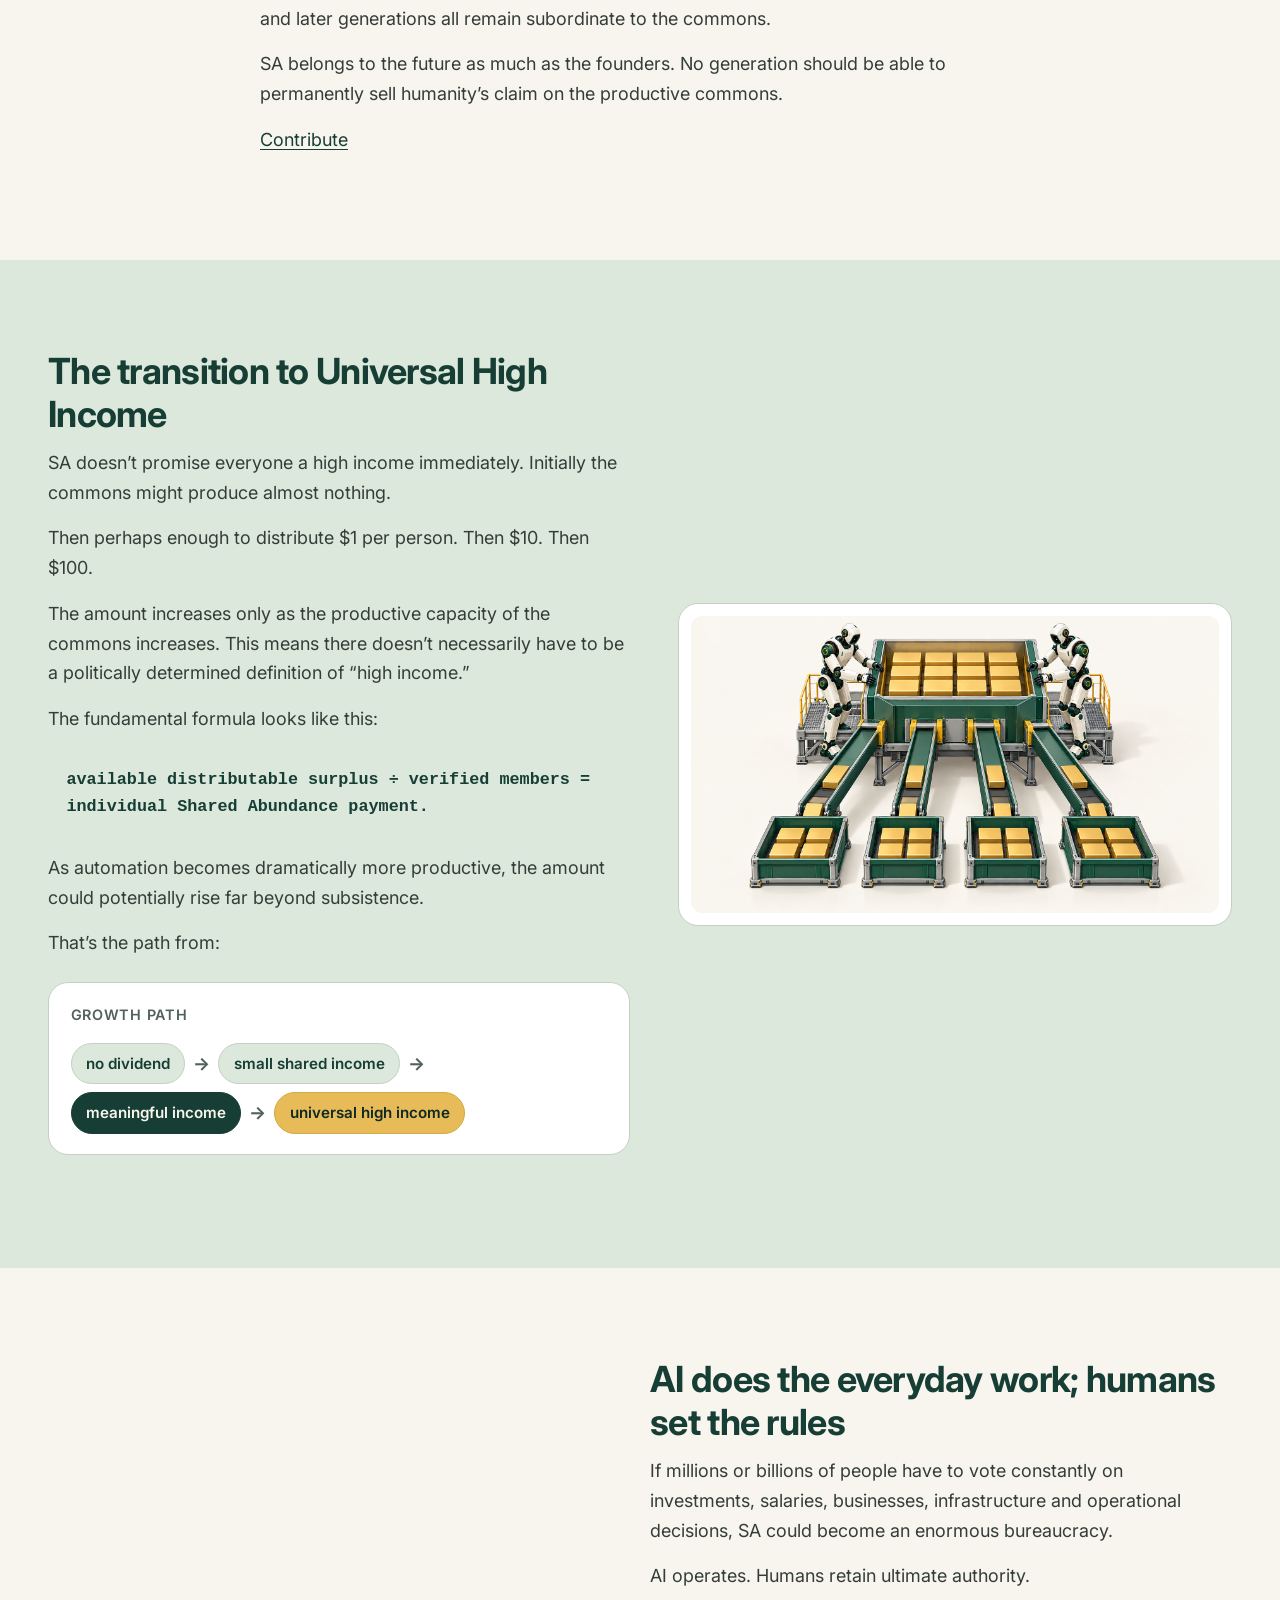
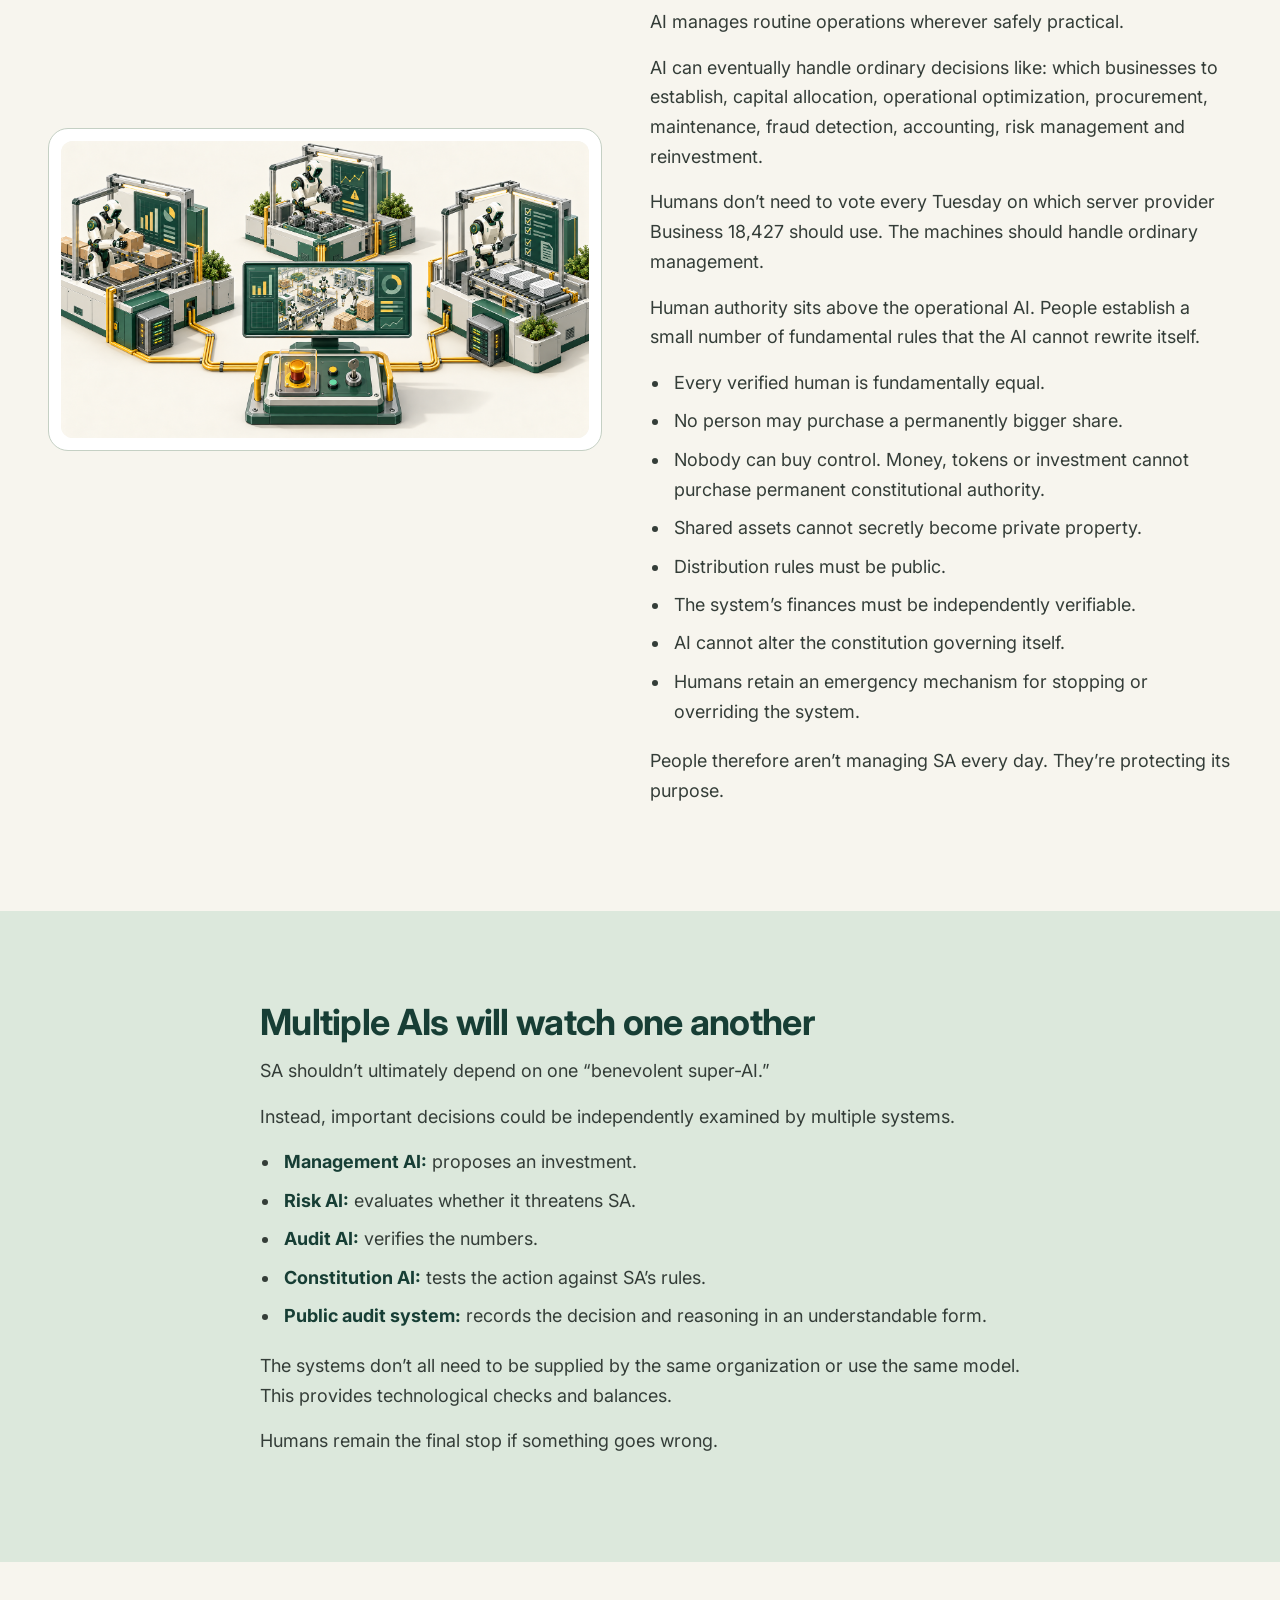
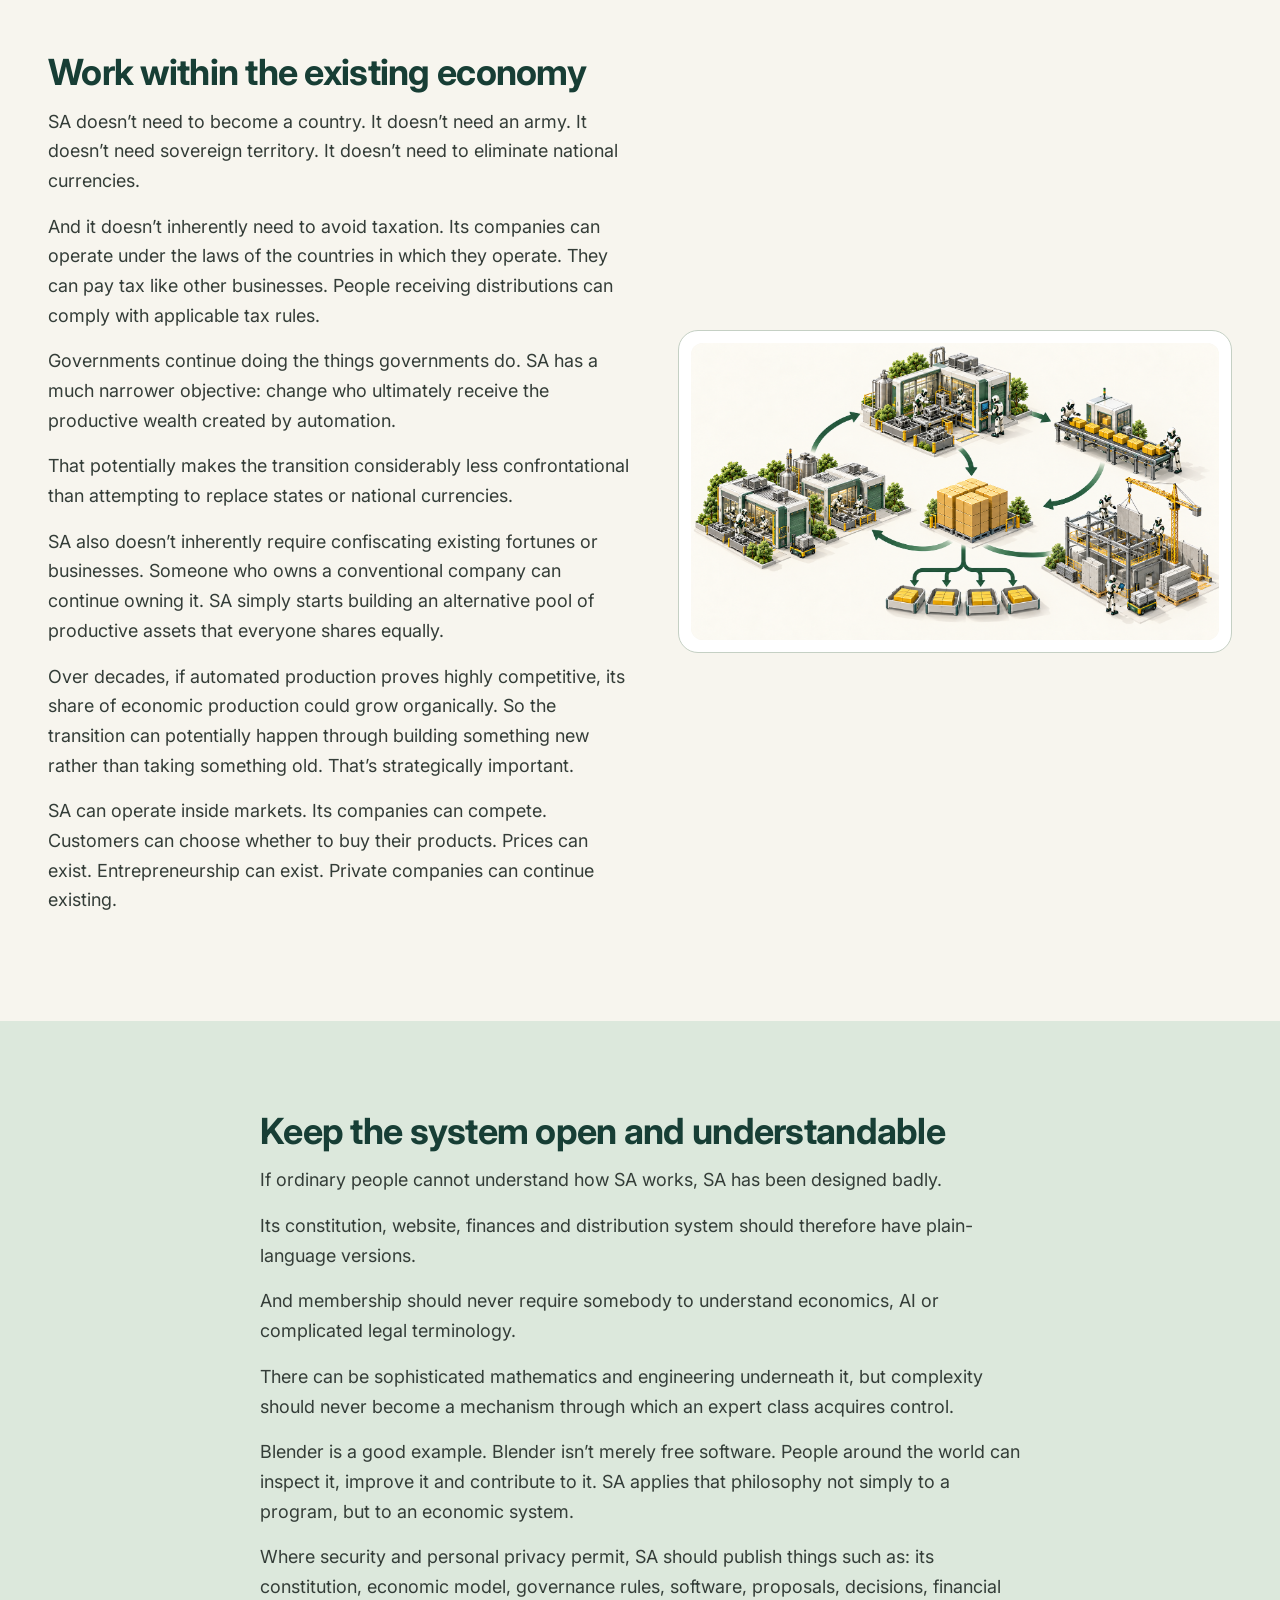
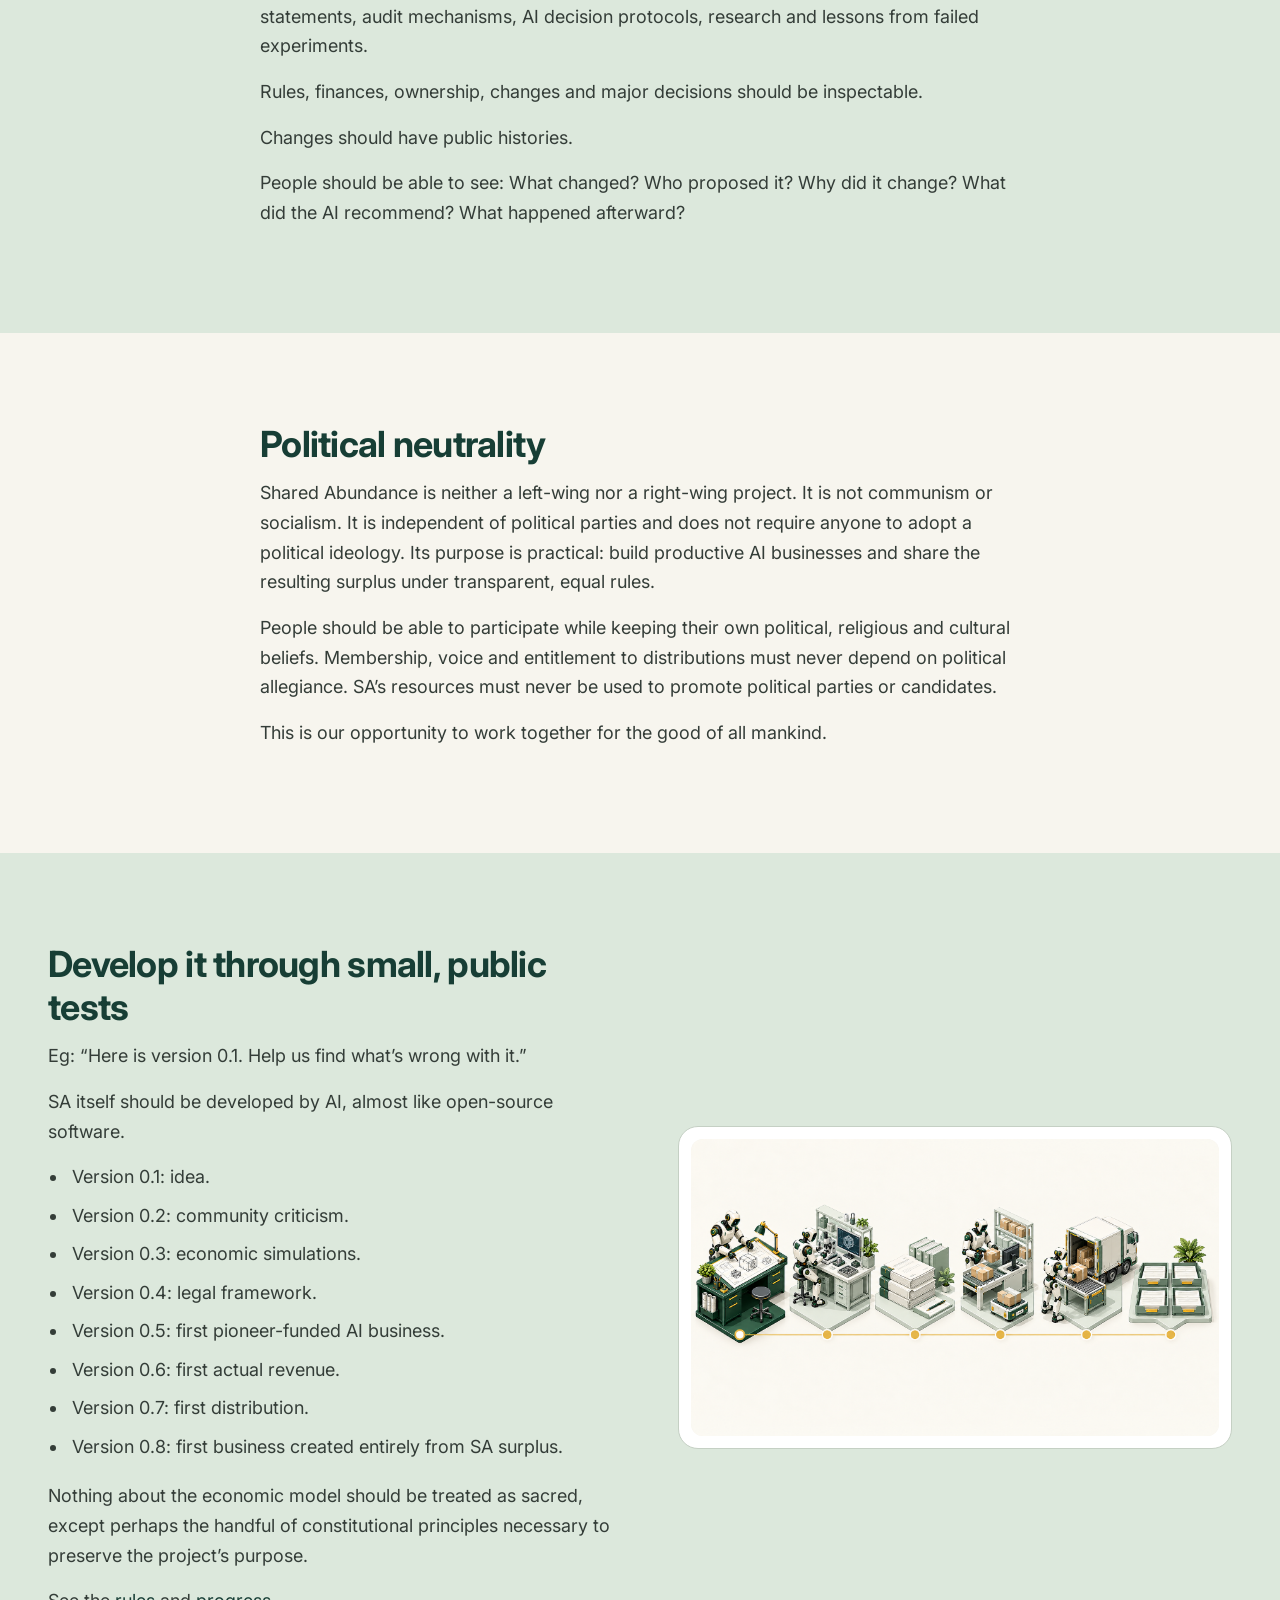
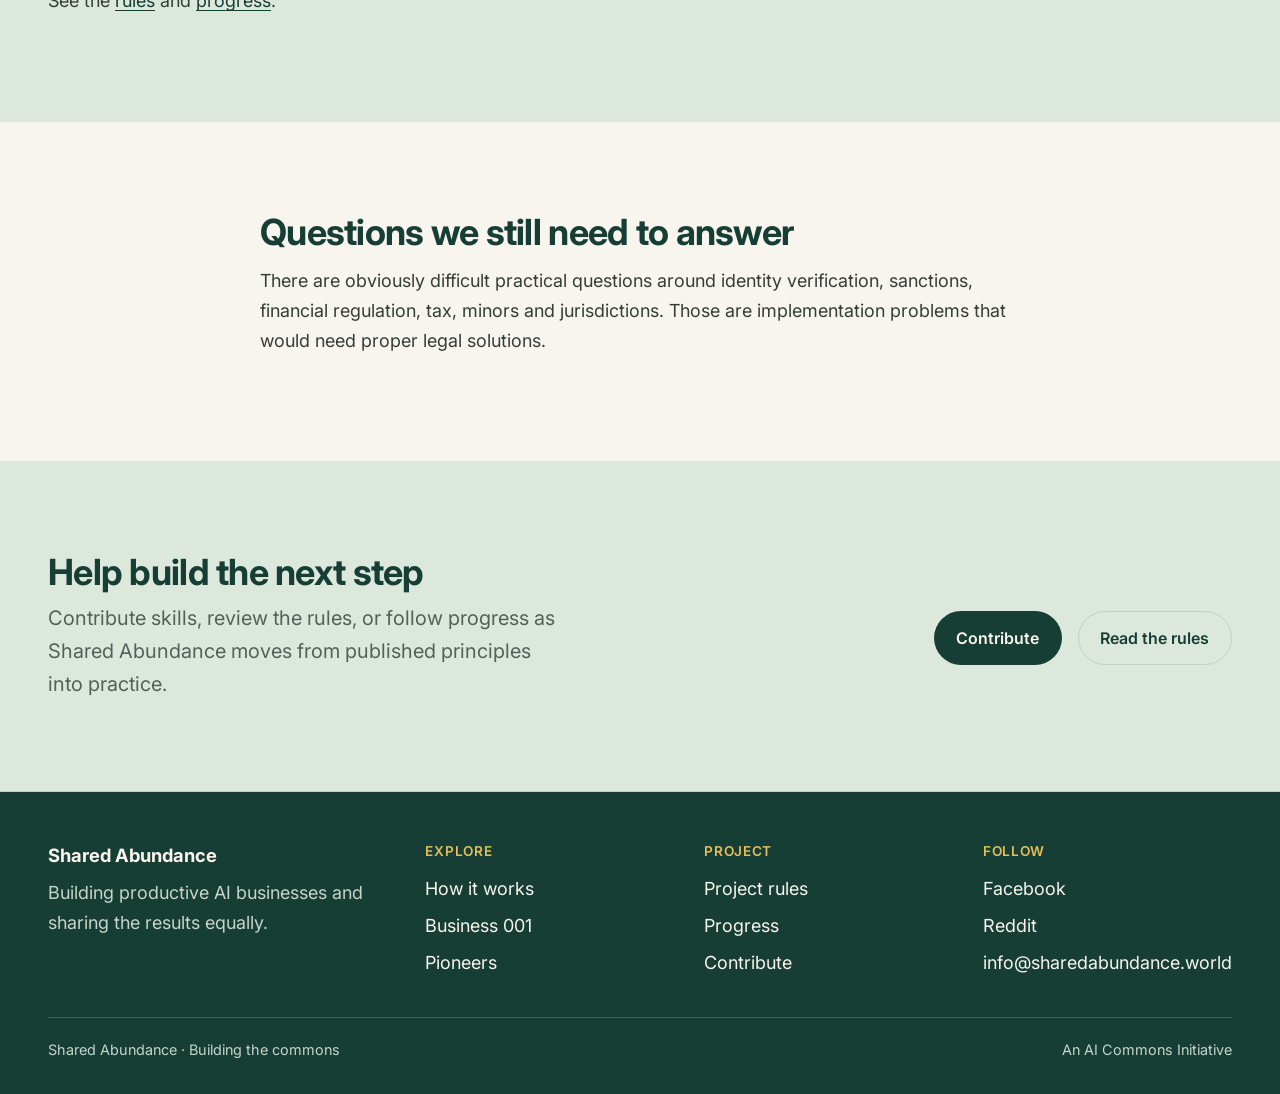
<file: how-it-works/index.html>
<!DOCTYPE html>
<html lang="en">
<head>
  <meta charset="utf-8">
  <meta name="viewport" content="width=device-width, initial-scale=1">
  <meta name="theme-color" content="#173E35">
  <title>How it works · Shared Abundance</title>
  <meta name="description" content="How Shared Abundance welcomes everyone equally, builds real businesses with AI, shares surplus, and grows toward Universal High Income.">
  <link rel="canonical" href="https://sharedabundance.world/how-it-works/">
  <meta property="og:title" content="How it works · Shared Abundance">
  <meta property="og:description" content="How Shared Abundance welcomes everyone equally, builds real businesses with AI, shares surplus, and grows toward Universal High Income.">
  <meta property="og:type" content="website">
  <meta property="og:url" content="https://sharedabundance.world/how-it-works/">
    <link rel="icon" href="/assets/favicon.svg" type="image/svg+xml">
  <link rel="icon" href="/assets/favicon.png" type="image/png" sizes="any">
  <link rel="apple-touch-icon" href="/assets/favicon.png">
  <link rel="stylesheet" href="/css/styles.css">
</head>
<body>
  <a class="skip-link" href="#main">Skip to content</a>
  <header class="site-header">
    <div class="container header-inner">
      <a class="brand" href="/">
        <span class="brand-name">Shared Abundance</span>
        <span class="brand-desc">An AI Commons Initiative</span>
      </a>
      <button class="nav-toggle" type="button" aria-expanded="false" aria-controls="site-nav">Menu</button>
      <nav id="site-nav" class="site-nav" aria-label="Primary">
        <a href="/how-it-works/" aria-current="page">How it works</a>
        <a href="/business-001/">First business</a>
        <a href="/rules/">Rules</a>
        <a href="/progress/">Progress</a>
        <a href="/contribute/" class="nav-cta">Contribute</a>
      </nav>
    </div>
  </header>
  <main id="main">
    <section class="page-hero">
      <div class="container reading">
        <h1>How Shared Abundance works</h1>
      </div>
    </section>

    <section class="section" id="everyone-welcome" aria-labelledby="welcome-heading">
      <div class="container reading">
        <h2 id="welcome-heading">Everyone is welcome</h2>
        <p>SA should ultimately be open to every human being, regardless of nationality, wealth, education, employment, religion, politics or social status.</p>
        <p>The long-term principle is extremely simple:</p>
        <div class="formula" role="math">One human = one equal share of the abundance.</div>
        <p>Someone cannot purchase additional shares. Being a founder doesn’t provide a permanently bigger share. Contributing more money doesn’t give someone more permanent ownership.</p>
      </div>
    </section>

    <section class="section section-sage" id="real-businesses" aria-labelledby="wealth-heading">
      <div class="container reading">
        <h2 id="wealth-heading">The wealth comes from real businesses</h2>
        <p>SA does not need its own currency. Its purpose is not to create tokens and persuade people to accept them.</p>
        <p>Instead, SA creates or owns real productive assets. For example:</p>
        <ul class="prose-list">
          <li>AI software companies</li>
          <li>automated online services</li>
          <li>autonomous marketplaces</li>
          <li>AI-operated design or engineering businesses</li>
          <li>robotic manufacturing</li>
          <li>automated agriculture</li>
          <li>energy production</li>
          <li>eventually almost anything machines can economically produce.</li>
        </ul>
        <p>Those businesses sell things in the ordinary economy. An American operation might earn dollars. A European one might earn euros.</p>
        <p>Surplus is shared. After legitimate costs, reserves, reinvestment and obligations, the money left to share goes equally to members.</p>
        <p>That makes SA fundamentally a production system, rather than a new monetary system.</p>
      </div>
    </section>

    <section class="section" id="business-001" aria-labelledby="one-business-heading">
      <div class="container">
        <div class="feature-row">
          <div>
            <h2 id="one-business-heading">Start with one viable business</h2>
            <p>We don’t begin by attempting to replace the world economy. We prove one tiny piece.</p>
            <p><a href="/business-001/">SA Business 001</a></p>
            <p>Humans and AI build an online business. AI gradually performs almost everything required to operate it: software development, customer support, marketing, accounting preparation, optimization, administration and potentially management.</p>
            <p>Humans initially do whatever AI cannot reliably do.</p>
            <p>Human labor is a bridge, not the ultimate source of SA’s wealth.</p>
            <p>Suppose eventually that business costs $100,000 per month to operate and generates $150,000. It has produced $50,000 of surplus.</p>
            <p>Instead of that $50,000 permanently belonging to private shareholders, it ultimately belongs to Shared Abundance.</p>
            <p>Now SA uses some of that money to create Business 002. Then 003. Eventually perhaps there are thousands or millions of separate businesses that run on their own.</p>
            <p>This produces a flywheel:</p>
            <div class="formula">AI creates value → value funds more productive assets → automation increases → the commons becomes larger → shared income increases.</div>
          </div>
          <div class="feature-media"><img src="/assets/04-business-001.png" width="1672" height="941" alt="Diagram of Shared Abundance Business 001 as a first productive online business." loading="lazy" decoding="async"></div>
        </div>
      </div>
    </section>

    <section class="section section-sage" id="pioneers" aria-labelledby="pioneers-heading">
      <div class="container">
        <div class="feature-row reverse">
          <div>
            <h2 id="pioneers-heading">Pioneers help it get started</h2>
            <p>There is an obvious chicken-and-egg problem: The commons can’t own productive AI businesses until somebody builds them. And building them initially requires money and human effort.</p>
            <p>So SA begins with <a href="/pioneers/">Pioneers</a>.</p>
            <p>Pioneers might contribute through: subscriptions, donations, investment, engineering, AI compute, equipment, professional services, research or direct work.</p>
            <p>Initially SA might receive money from: memberships or subscriptions, crowdfunding, philanthropists, foundations, grants, aligned investors and revenue from early SA companies. Funding should become increasingly diverse.</p>
            <p>During this early period, pioneers can receive benefits because they’re taking the initial risk. For example, someone might contribute $10,000 to establish the first business and receive an agreed portion of early profits.</p>
            <p>Early advantage must expire.</p>
            <p>A pioneer may receive a defined financial return while SA is being established. They do not acquire permanent ownership over humanity’s future automated economy.</p>
            <p>The trigger could be mathematically defined. For example, special pioneer returns end once SA’s businesses generate enough recurring surplus to cover their operations and finance continued expansion without new pioneer capital.</p>
            <p>At that point SA has become self-sustaining. The training wheels come off.</p>
            <p>That moment is an important milestone: Economic independence.</p>
          </div>
          <div class="feature-media"><img src="/assets/06-pioneer-support.png" width="1672" height="941" alt="Initial resources support a first business, followed by expansion funded by business output." loading="lazy" decoding="async"></div>
        </div>
      </div>
    </section>

    <section class="section" id="contribute-without-ruling" aria-labelledby="contribute-heading">
      <div class="container reading">
        <h2 id="contribute-heading">People can contribute without becoming rulers</h2>
        <p>During the transition, SA needs people.</p>
        <ul class="prose-list">
          <li>Programmers can write code.</li>
          <li>Lawyers can help develop structures.</li>
          <li>Economists can model distribution.</li>
          <li>Designers can make SA understandable.</li>
          <li>Ordinary members can identify problems.</li>
          <li>Entrepreneurs can propose businesses.</li>
        </ul>
        <p>People can contribute tiny amounts or enormous amounts. But contribution should not gradually transform into hereditary power.</p>
        <p>Contribution can earn temporary compensation and permanent recognition. It should not buy permanent superiority.</p>
        <p>The people who create SA deserve recognition. Their names can be permanently recorded. There could be a Founders Register, Pioneer Number, history, honors or other recognition.</p>
        <p>Someone might proudly say: “I was one of the first 1,000 people who built Shared Abundance.”</p>
        <p>But that historical contribution doesn’t entitle them to receive more than what a child born 50 years later receives.</p>
        <p>OG status: yes.</p>
        <p>Permanent financial privilege: no.</p>
        <p>That distinction is crucial because otherwise SA eventually becomes another system in which early ownership compounds indefinitely.</p>
        <p>No permanent ruling class. Founders, programmers, investors, AI providers, administrators and later generations all remain subordinate to the commons.</p>
        <p>SA belongs to the future as much as the founders. No generation should be able to permanently sell humanity’s claim on the productive commons.</p>
        <p><a href="/contribute/">Contribute</a></p>
      </div>
    </section>

    <section class="section section-sage" id="uhi" aria-labelledby="uhi-heading">
      <div class="container">
        <div class="feature-row">
          <div>
            <h2 id="uhi-heading">The transition to Universal High Income</h2>
            <p>SA doesn’t promise everyone a high income immediately. Initially the commons might produce almost nothing.</p>
            <p>Then perhaps enough to distribute $1 per person. Then $10. Then $100.</p>
            <p>The amount increases only as the productive capacity of the commons increases. This means there doesn’t necessarily have to be a politically determined definition of “high income.”</p>
            <p>The fundamental formula looks like this:</p>
            <div class="formula" role="math">available distributable surplus ÷ verified members = individual Shared Abundance payment.</div>
            <p>As automation becomes dramatically more productive, the amount could potentially rise far beyond subsistence.</p>
            <p>That’s the path from:</p>
            <div class="diagram">
              <div class="diagram-title">Growth path</div>
              <ol class="flow">
                <li><span class="flow-node">no dividend</span><span class="flow-arrow" aria-hidden="true">→</span></li>
                <li><span class="flow-node">small shared income</span><span class="flow-arrow" aria-hidden="true">→</span></li>
                <li><span class="flow-node accent">meaningful income</span><span class="flow-arrow" aria-hidden="true">→</span></li>
                <li><span class="flow-node gold">universal high income</span></li>
              </ol>
            </div>
          </div>
          <div class="feature-media"><img src="/assets/03-equal-shares.png" width="1672" height="941" alt="Four identical account trays receive equal allocations from a shared pool." loading="lazy" decoding="async"></div>
        </div>
      </div>
    </section>

    <section class="section" id="ai-and-humans" aria-labelledby="ai-humans-heading">
      <div class="container">
        <div class="feature-row reverse">
          <div>
            <h2 id="ai-humans-heading">AI does the everyday work; humans set the rules</h2>
            <p>If millions or billions of people have to vote constantly on investments, salaries, businesses, infrastructure and operational decisions, SA could become an enormous bureaucracy.</p>
            <p>AI operates. Humans retain ultimate authority.</p>
            <p>AI manages routine operations wherever safely practical.</p>
            <p>AI can eventually handle ordinary decisions like: which businesses to establish, capital allocation, operational optimization, procurement, maintenance, fraud detection, accounting, risk management and reinvestment.</p>
            <p>Humans don’t need to vote every Tuesday on which server provider Business 18,427 should use. The machines should handle ordinary management.</p>
            <p>Human authority sits above the operational AI. People establish a small number of fundamental rules that the AI cannot rewrite itself.</p>
            <ul class="prose-list">
              <li>Every verified human is fundamentally equal.</li>
              <li>No person may purchase a permanently bigger share.</li>
              <li>Nobody can buy control. Money, tokens or investment cannot purchase permanent constitutional authority.</li>
              <li>Shared assets cannot secretly become private property.</li>
              <li>Distribution rules must be public.</li>
              <li>The system’s finances must be independently verifiable.</li>
              <li>AI cannot alter the constitution governing itself.</li>
              <li>Humans retain an emergency mechanism for stopping or overriding the system.</li>
            </ul>
            <p>People therefore aren’t managing SA every day. They’re protecting its purpose.</p>
          </div>
          <div class="feature-media"><img src="/assets/07-operational-safeguards.png" width="1672" height="941" alt="Layered operational safeguards around automated systems, with human oversight at the outer ring." loading="lazy" decoding="async"></div>
        </div>
      </div>
    </section>

    <section class="section section-sage" id="multiple-ais" aria-labelledby="multiple-ais-heading">
      <div class="container reading">
        <h2 id="multiple-ais-heading">Multiple AIs will watch one another</h2>
        <p>SA shouldn’t ultimately depend on one “benevolent super-AI.”</p>
        <p>Instead, important decisions could be independently examined by multiple systems.</p>
        <ul class="prose-list">
          <li><strong>Management AI:</strong> proposes an investment.</li>
          <li><strong>Risk AI:</strong> evaluates whether it threatens SA.</li>
          <li><strong>Audit AI:</strong> verifies the numbers.</li>
          <li><strong>Constitution AI:</strong> tests the action against SA’s rules.</li>
          <li><strong>Public audit system:</strong> records the decision and reasoning in an understandable form.</li>
        </ul>
        <p>The systems don’t all need to be supplied by the same organization or use the same model. This provides technological checks and balances.</p>
        <p>Humans remain the final stop if something goes wrong.</p>
      </div>
    </section>

    <section class="section" id="existing-economy" aria-labelledby="economy-heading">
      <div class="container">
        <div class="feature-row">
          <div>
            <h2 id="economy-heading">Work within the existing economy</h2>
            <p>SA doesn’t need to become a country. It doesn’t need an army. It doesn’t need sovereign territory. It doesn’t need to eliminate national currencies.</p>
            <p>And it doesn’t inherently need to avoid taxation. Its companies can operate under the laws of the countries in which they operate. They can pay tax like other businesses. People receiving distributions can comply with applicable tax rules.</p>
            <p>Governments continue doing the things governments do. SA has a much narrower objective: change who ultimately receive the productive wealth created by automation.</p>
            <p>That potentially makes the transition considerably less confrontational than attempting to replace states or national currencies.</p>
            <p>SA also doesn’t inherently require confiscating existing fortunes or businesses. Someone who owns a conventional company can continue owning it. SA simply starts building an alternative pool of productive assets that everyone shares equally.</p>
            <p>Over decades, if automated production proves highly competitive, its share of economic production could grow organically. So the transition can potentially happen through building something new rather than taking something old. That’s strategically important.</p>
            <p>SA can operate inside markets. Its companies can compete. Customers can choose whether to buy their products. Prices can exist. Entrepreneurship can exist. Private companies can continue existing.</p>
          </div>
          <div class="feature-media"><img src="/assets/02-growth-cycle.png" width="1672" height="941" alt="A cycle of productive businesses, output, surplus and reinvestment, with a branch for member payments." loading="lazy" decoding="async"></div>
        </div>
      </div>
    </section>

    <section class="section section-sage" id="open-understandable" aria-labelledby="open-heading">
      <div class="container reading">
        <h2 id="open-heading">Keep the system open and understandable</h2>
        <p>If ordinary people cannot understand how SA works, SA has been designed badly.</p>
        <p>Its constitution, website, finances and distribution system should therefore have plain-language versions.</p>
        <p>And membership should never require somebody to understand economics, AI or complicated legal terminology.</p>
        <p>There can be sophisticated mathematics and engineering underneath it, but complexity should never become a mechanism through which an expert class acquires control.</p>
        <p>Blender is a good example. Blender isn’t merely free software. People around the world can inspect it, improve it and contribute to it. SA applies that philosophy not simply to a program, but to an economic system.</p>
        <p>Where security and personal privacy permit, SA should publish things such as: its constitution, economic model, governance rules, software, proposals, decisions, financial statements, audit mechanisms, AI decision protocols, research and lessons from failed experiments.</p>
        <p>Rules, finances, ownership, changes and major decisions should be inspectable.</p>
        <p>Changes should have public histories.</p>
        <p>People should be able to see: What changed? Who proposed it? Why did it change? What did the AI recommend? What happened afterward?</p>
      </div>
    </section>

    <section class="section" id="political-neutrality" aria-labelledby="neutrality-heading">
      <div class="container reading">
        <h2 id="neutrality-heading">Political neutrality</h2>
        <p>Shared Abundance is neither a left-wing nor a right-wing project. It is not communism or socialism. It is independent of political parties and does not require anyone to adopt a political ideology. Its purpose is practical: build productive AI businesses and share the resulting surplus under transparent, equal rules.</p>
        <p>People should be able to participate while keeping their own political, religious and cultural beliefs. Membership, voice and entitlement to distributions must never depend on political allegiance. SA’s resources must never be used to promote political parties or candidates.</p>
        <p>This is our opportunity to work together for the good of all mankind.</p>
      </div>
    </section>

    <section class="section section-sage" id="public-tests" aria-labelledby="tests-heading">
      <div class="container">
        <div class="feature-row">
          <div>
            <h2 id="tests-heading">Develop it through small, public tests</h2>
            <p>Eg: “Here is version 0.1. Help us find what’s wrong with it.”</p>
            <p>SA itself should be developed by AI, almost like open-source software.</p>
            <ul class="prose-list">
              <li>Version 0.1: idea.</li>
              <li>Version 0.2: community criticism.</li>
              <li>Version 0.3: economic simulations.</li>
              <li>Version 0.4: legal framework.</li>
              <li>Version 0.5: first pioneer-funded AI business.</li>
              <li>Version 0.6: first actual revenue.</li>
              <li>Version 0.7: first distribution.</li>
              <li>Version 0.8: first business created entirely from SA surplus.</li>
            </ul>
            <p>Nothing about the economic model should be treated as sacred, except perhaps the handful of constitutional principles necessary to preserve the project’s purpose.</p>
            <p>See the <a href="/rules/">rules</a> and <a href="/progress/">progress</a>.</p>
          </div>
          <div class="feature-media"><img src="/assets/10-development-journey.png" width="1672" height="941" alt="A path from concept and research through business setup, customer revenue and eventual member distributions." loading="lazy" decoding="async"></div>
        </div>
      </div>
    </section>

    <section class="section" id="open-questions" aria-labelledby="questions-heading">
      <div class="container reading">
        <h2 id="questions-heading">Questions we still need to answer</h2>
        <p>There are obviously difficult practical questions around identity verification, sanctions, financial regulation, tax, minors and jurisdictions. Those are implementation problems that would need proper legal solutions.</p>
      </div>
    </section>

    <section class="section section-sage" aria-labelledby="cta-heading">
      <div class="container">
        <div class="cta-band">
          <div>
            <h2 id="cta-heading" style="margin:0 0 0.5rem">Help build the next step</h2>
            <p class="lead">Contribute skills, review the rules, or follow progress as Shared Abundance moves from published principles into practice.</p>
          </div>
          <div class="btn-row">
            <a class="btn btn-primary" href="/contribute/">Contribute</a>
            <a class="btn btn-secondary" href="/rules/">Read the rules</a>
          </div>
        </div>
      </div>
    </section>
  </main>
  <footer class="site-footer">
    <div class="container">
      <div class="footer-grid">
        <div>
          <div class="footer-brand">Shared Abundance</div>
          <p>Building productive AI businesses and sharing the results equally.</p>
        </div>
        <div>
          <div class="footer-heading">Explore</div>
          <ul class="footer-links">
            <li><a href="/how-it-works/">How it works</a></li>
            <li><a href="/business-001/">Business 001</a></li>
            <li><a href="/pioneers/">Pioneers</a></li>
          </ul>
        </div>
        <div>
          <div class="footer-heading">Project</div>
          <ul class="footer-links">
            <li><a href="/rules/">Project rules</a></li>
            <li><a href="/progress/">Progress</a></li>
            <li><a href="/contribute/">Contribute</a></li>
          </ul>
        </div>
        <div>
          <div class="footer-heading">Follow</div>
          <ul class="footer-links">
            <li><a href="https://www.facebook.com/profile.php?id=61594748557223" rel="noopener noreferrer" target="_blank">Facebook</a></li>
            <li><a href="https://www.reddit.com/user/SharedAbundance/" rel="noopener noreferrer" target="_blank">Reddit</a></li>
            <li><a href="mailto:info@sharedabundance.world">info@sharedabundance.world</a></li>
          </ul>
        </div>
      </div>
      <div class="footer-meta">
        <span>Shared Abundance · Building the commons</span>
        <span>An AI Commons Initiative</span>
      </div>
    </div>
  </footer>
  <script src="/js/site.js" defer></script>
</body>
</html>
</file>
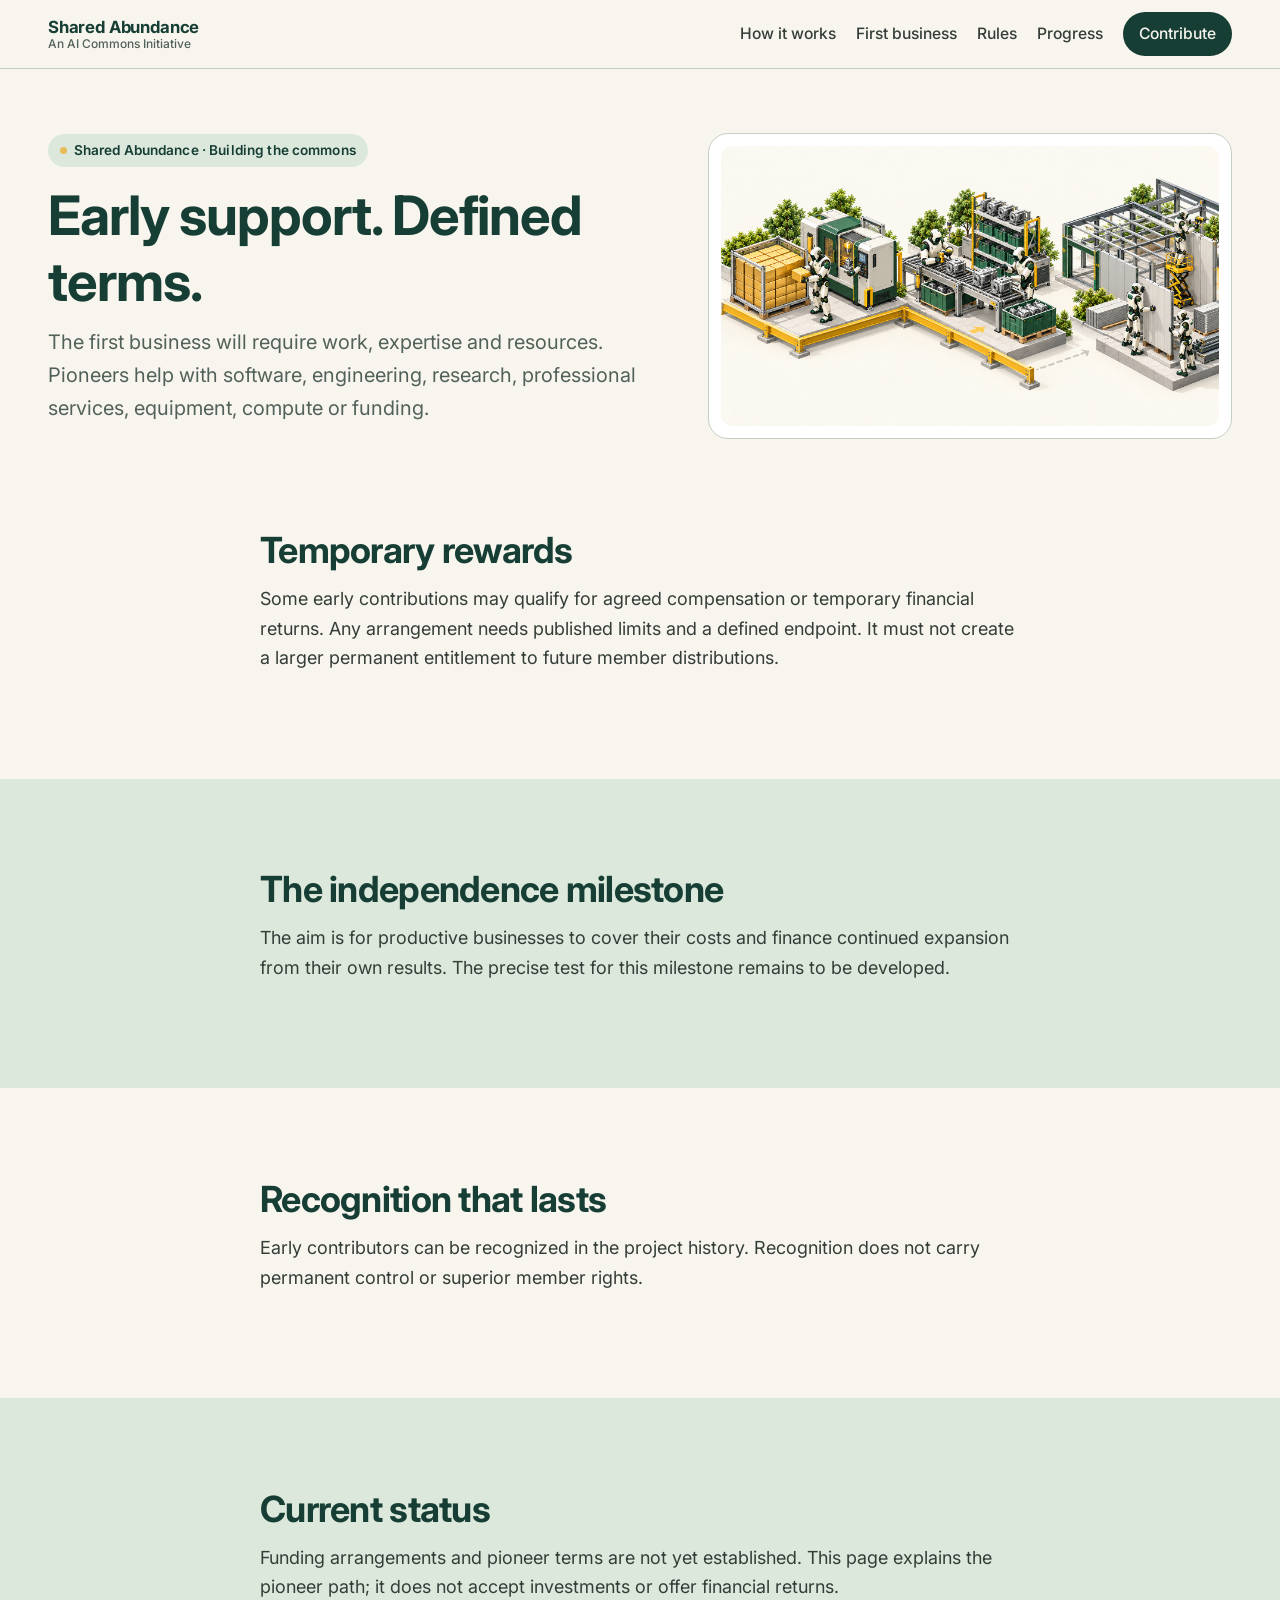
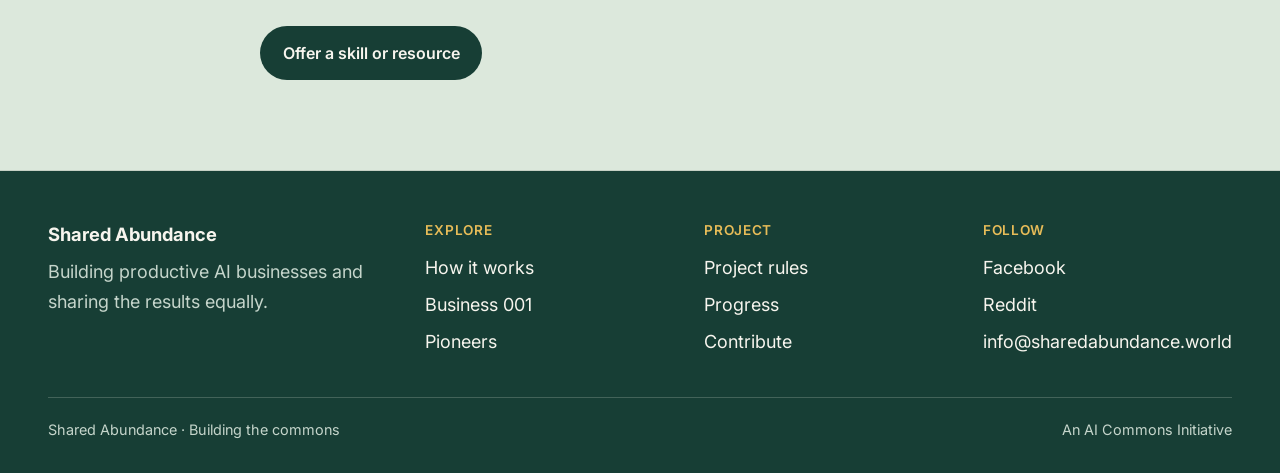
<file: pioneers/index.html>
<!DOCTYPE html>
<html lang="en">
<head>
  <meta charset="utf-8">
  <meta name="viewport" content="width=device-width, initial-scale=1">
  <meta name="theme-color" content="#173E35">
  <title>Pioneers · Shared Abundance</title>
  <meta name="description" content="How early supporters help fund and build Shared Abundance with temporary, defined terms, without larger permanent member entitlements.">
  <link rel="canonical" href="https://sharedabundance.world/pioneers/">
  <meta property="og:title" content="Pioneers · Shared Abundance">
  <meta property="og:description" content="How early supporters help fund and build Shared Abundance with temporary, defined terms, without larger permanent member entitlements.">
  <meta property="og:type" content="website">
  <meta property="og:url" content="https://sharedabundance.world/pioneers/">
    <link rel="icon" href="/assets/favicon.svg" type="image/svg+xml">
  <link rel="icon" href="/assets/favicon.png" type="image/png" sizes="any">
  <link rel="apple-touch-icon" href="/assets/favicon.png">
  <link rel="stylesheet" href="/css/styles.css">
</head>
<body>
  <a class="skip-link" href="#main">Skip to content</a>
  <header class="site-header">
    <div class="container header-inner">
      <a class="brand" href="/">
        <span class="brand-name">Shared Abundance</span>
        <span class="brand-desc">An AI Commons Initiative</span>
      </a>
      <button class="nav-toggle" type="button" aria-expanded="false" aria-controls="site-nav">Menu</button>
      <nav id="site-nav" class="site-nav" aria-label="Primary">
        <a href="/how-it-works/">How it works</a>
        <a href="/business-001/">First business</a>
        <a href="/rules/">Rules</a>
        <a href="/progress/">Progress</a>
        <a href="/contribute/" class="nav-cta">Contribute</a>
      </nav>
    </div>
  </header>
  <main id="main">
    <section class="page-hero">
      <div class="container">
        <div class="split-intro">
          <div>
            <span class="badge">Shared Abundance · Building the commons</span>
            <h1 style="margin-top:1rem">Early support. Defined terms.</h1>
            <p class="lead">The first business will require work, expertise and resources. Pioneers help with software, engineering, research, professional services, equipment, compute or funding.</p>
          </div>
          <div class="feature-media"><img src="/assets/06-pioneer-support.png" width="1672" height="941" alt="Initial resources support a first business, followed by expansion funded by business output." fetchpriority="high" decoding="async"></div>
        </div>
      </div>
    </section>
    <section class="section" aria-labelledby="rewards-heading">
      <div class="container reading">
        <h2 id="rewards-heading">Temporary rewards</h2>
        <p>Some early contributions may qualify for agreed compensation or temporary financial returns. Any arrangement needs published limits and a defined endpoint. It must not create a larger permanent entitlement to future member distributions.</p>
      </div>
    </section>
    <section class="section section-sage" aria-labelledby="independence-heading">
      <div class="container reading">
        <h2 id="independence-heading">The independence milestone</h2>
        <p>The aim is for productive businesses to cover their costs and finance continued expansion from their own results. The precise test for this milestone remains to be developed.</p>
      </div>
    </section>
    <section class="section" aria-labelledby="recognition-heading">
      <div class="container reading">
        <h2 id="recognition-heading">Recognition that lasts</h2>
        <p>Early contributors can be recognized in the project history. Recognition does not carry permanent control or superior member rights.</p>
      </div>
    </section>
    <section class="section section-sage" aria-labelledby="pioneer-status-heading">
      <div class="container reading">
        <h2 id="pioneer-status-heading">Current status</h2>
        <p>Funding arrangements and pioneer terms are not yet established. This page explains the pioneer path; it does not accept investments or offer financial returns.</p>
        <div class="btn-row"><a class="btn btn-primary" href="/contribute/">Offer a skill or resource</a></div>
      </div>
    </section>
  </main>
  <footer class="site-footer">
    <div class="container">
      <div class="footer-grid">
        <div>
          <div class="footer-brand">Shared Abundance</div>
          <p>Building productive AI businesses and sharing the results equally.</p>
        </div>
        <div>
          <div class="footer-heading">Explore</div>
          <ul class="footer-links">
            <li><a href="/how-it-works/">How it works</a></li>
            <li><a href="/business-001/">Business 001</a></li>
            <li><a href="/pioneers/">Pioneers</a></li>
          </ul>
        </div>
        <div>
          <div class="footer-heading">Project</div>
          <ul class="footer-links">
            <li><a href="/rules/">Project rules</a></li>
            <li><a href="/progress/">Progress</a></li>
            <li><a href="/contribute/">Contribute</a></li>
          </ul>
        </div>
        <div>
          <div class="footer-heading">Follow</div>
          <ul class="footer-links">
            <li><a href="https://www.facebook.com/profile.php?id=61594748557223" rel="noopener noreferrer" target="_blank">Facebook</a></li>
            <li><a href="https://www.reddit.com/user/SharedAbundance/" rel="noopener noreferrer" target="_blank">Reddit</a></li>
            <li><a href="mailto:info@sharedabundance.world">info@sharedabundance.world</a></li>
          </ul>
        </div>
      </div>
      <div class="footer-meta">
        <span>Shared Abundance · Building the commons</span>
        <span>An AI Commons Initiative</span>
      </div>
    </div>
  </footer>
  <script src="/js/site.js" defer></script>
</body>
</html>
</file>
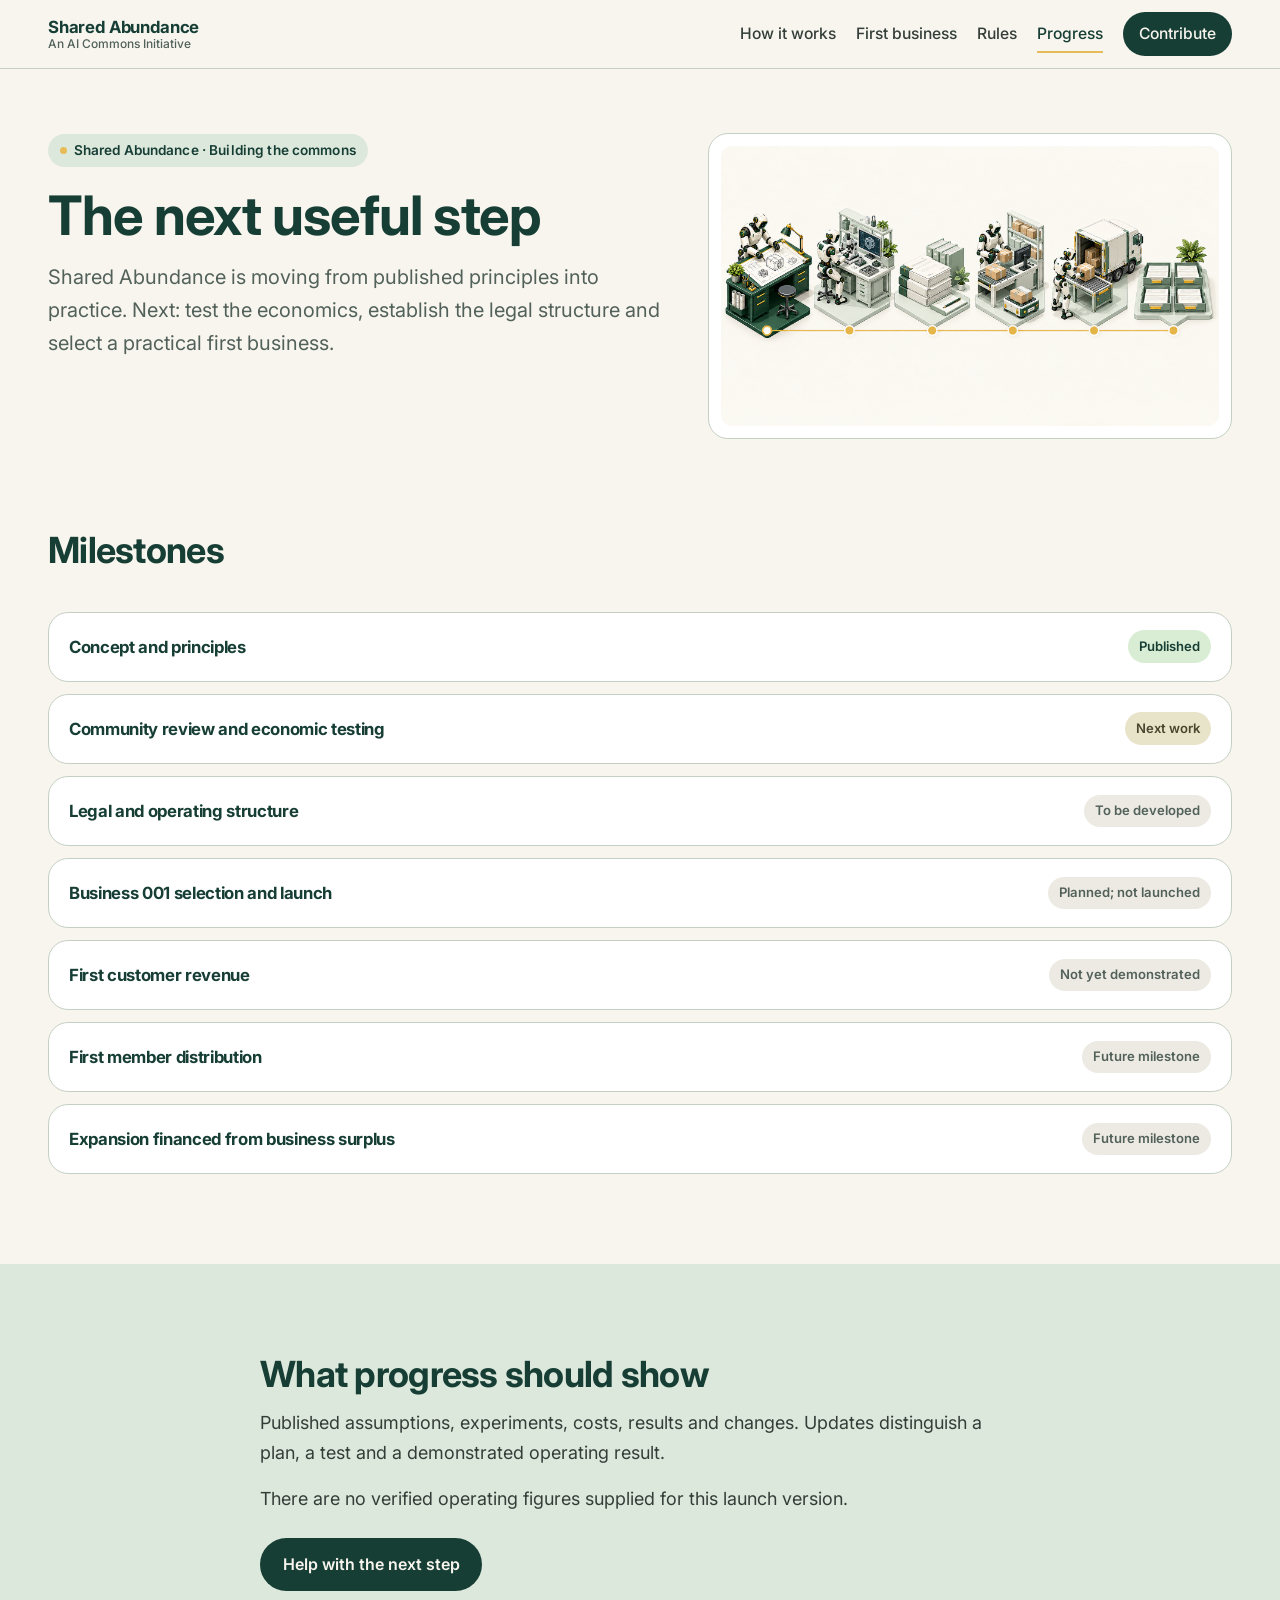
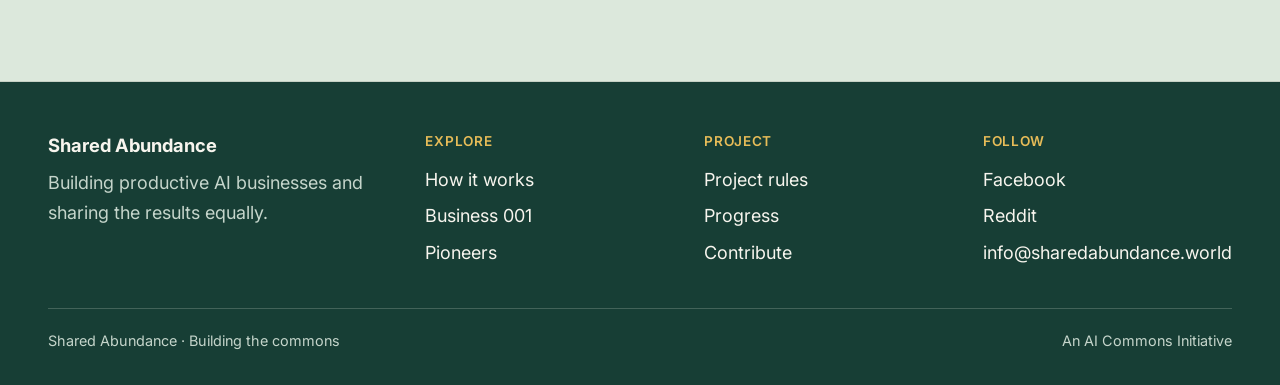
<file: progress/index.html>
<!DOCTYPE html>
<html lang="en">
<head>
  <meta charset="utf-8">
  <meta name="viewport" content="width=device-width, initial-scale=1">
  <meta name="theme-color" content="#173E35">
  <title>Progress · Shared Abundance</title>
  <meta name="description" content="Shared Abundance is building from published principles through first revenue and equal member distributions. See the milestones.">
  <link rel="canonical" href="https://sharedabundance.world/progress/">
  <meta property="og:title" content="Progress · Shared Abundance">
  <meta property="og:description" content="Shared Abundance is building from published principles through first revenue and equal member distributions. See the milestones.">
  <meta property="og:type" content="website">
  <meta property="og:url" content="https://sharedabundance.world/progress/">
    <link rel="icon" href="/assets/favicon.svg" type="image/svg+xml">
  <link rel="icon" href="/assets/favicon.png" type="image/png" sizes="any">
  <link rel="apple-touch-icon" href="/assets/favicon.png">
  <link rel="stylesheet" href="/css/styles.css">
</head>
<body>
  <a class="skip-link" href="#main">Skip to content</a>
  <header class="site-header">
    <div class="container header-inner">
      <a class="brand" href="/">
        <span class="brand-name">Shared Abundance</span>
        <span class="brand-desc">An AI Commons Initiative</span>
      </a>
      <button class="nav-toggle" type="button" aria-expanded="false" aria-controls="site-nav">Menu</button>
      <nav id="site-nav" class="site-nav" aria-label="Primary">
        <a href="/how-it-works/">How it works</a>
        <a href="/business-001/">First business</a>
        <a href="/rules/">Rules</a>
        <a href="/progress/" aria-current="page">Progress</a>
        <a href="/contribute/" class="nav-cta">Contribute</a>
      </nav>
    </div>
  </header>
  <main id="main">
    <section class="page-hero">
      <div class="container">
        <div class="split-intro">
          <div>
            <span class="badge">Shared Abundance · Building the commons</span>
            <h1 style="margin-top:1rem">The next useful step</h1>
            <p class="lead">Shared Abundance is moving from published principles into practice. Next: test the economics, establish the legal structure and select a practical first business.</p>
          </div>
          <div class="feature-media"><img src="/assets/10-development-journey.png" width="1672" height="941" alt="A path from concept and research through business setup, customer revenue and eventual member distributions." fetchpriority="high" decoding="async"></div>
        </div>
      </div>
    </section>

    <section class="section" aria-labelledby="milestones-heading">
      <div class="container">
        <div class="section-header"><h2 id="milestones-heading">Milestones</h2></div>
        <ul class="milestone-list">
          <li class="milestone"><div><h3>Concept and principles</h3></div><span class="status-pill" data-status="draft_available">Published</span></li>
          <li class="milestone"><div><h3>Community review and economic testing</h3></div><span class="status-pill" data-status="proposed">Next work</span></li>
          <li class="milestone"><div><h3>Legal and operating structure</h3></div><span class="status-pill" data-status="to_develop">To be developed</span></li>
          <li class="milestone"><div><h3>Business 001 selection and launch</h3></div><span class="status-pill" data-status="planned">Planned; not launched</span></li>
          <li class="milestone"><div><h3>First customer revenue</h3></div><span class="status-pill" data-status="not_demonstrated">Not yet demonstrated</span></li>
          <li class="milestone"><div><h3>First member distribution</h3></div><span class="status-pill" data-status="future">Future milestone</span></li>
          <li class="milestone"><div><h3>Expansion financed from business surplus</h3></div><span class="status-pill" data-status="future">Future milestone</span></li>
        </ul>
      </div>
    </section>

    <section class="section section-sage" aria-labelledby="show-heading">
      <div class="container reading">
        <h2 id="show-heading">What progress should show</h2>
        <p>Published assumptions, experiments, costs, results and changes. Updates distinguish a plan, a test and a demonstrated operating result.</p>
        <p>There are no verified operating figures supplied for this launch version.</p>
        <div class="btn-row"><a class="btn btn-primary" href="/contribute/">Help with the next step</a></div>
      </div>
    </section>
  </main>
  <footer class="site-footer">
    <div class="container">
      <div class="footer-grid">
        <div>
          <div class="footer-brand">Shared Abundance</div>
          <p>Building productive AI businesses and sharing the results equally.</p>
        </div>
        <div>
          <div class="footer-heading">Explore</div>
          <ul class="footer-links">
            <li><a href="/how-it-works/">How it works</a></li>
            <li><a href="/business-001/">Business 001</a></li>
            <li><a href="/pioneers/">Pioneers</a></li>
          </ul>
        </div>
        <div>
          <div class="footer-heading">Project</div>
          <ul class="footer-links">
            <li><a href="/rules/">Project rules</a></li>
            <li><a href="/progress/">Progress</a></li>
            <li><a href="/contribute/">Contribute</a></li>
          </ul>
        </div>
        <div>
          <div class="footer-heading">Follow</div>
          <ul class="footer-links">
            <li><a href="https://www.facebook.com/profile.php?id=61594748557223" rel="noopener noreferrer" target="_blank">Facebook</a></li>
            <li><a href="https://www.reddit.com/user/SharedAbundance/" rel="noopener noreferrer" target="_blank">Reddit</a></li>
            <li><a href="mailto:info@sharedabundance.world">info@sharedabundance.world</a></li>
          </ul>
        </div>
      </div>
      <div class="footer-meta">
        <span>Shared Abundance · Building the commons</span>
        <span>An AI Commons Initiative</span>
      </div>
    </div>
  </footer>
  <script src="/js/site.js" defer></script>
</body>
</html>
</file>
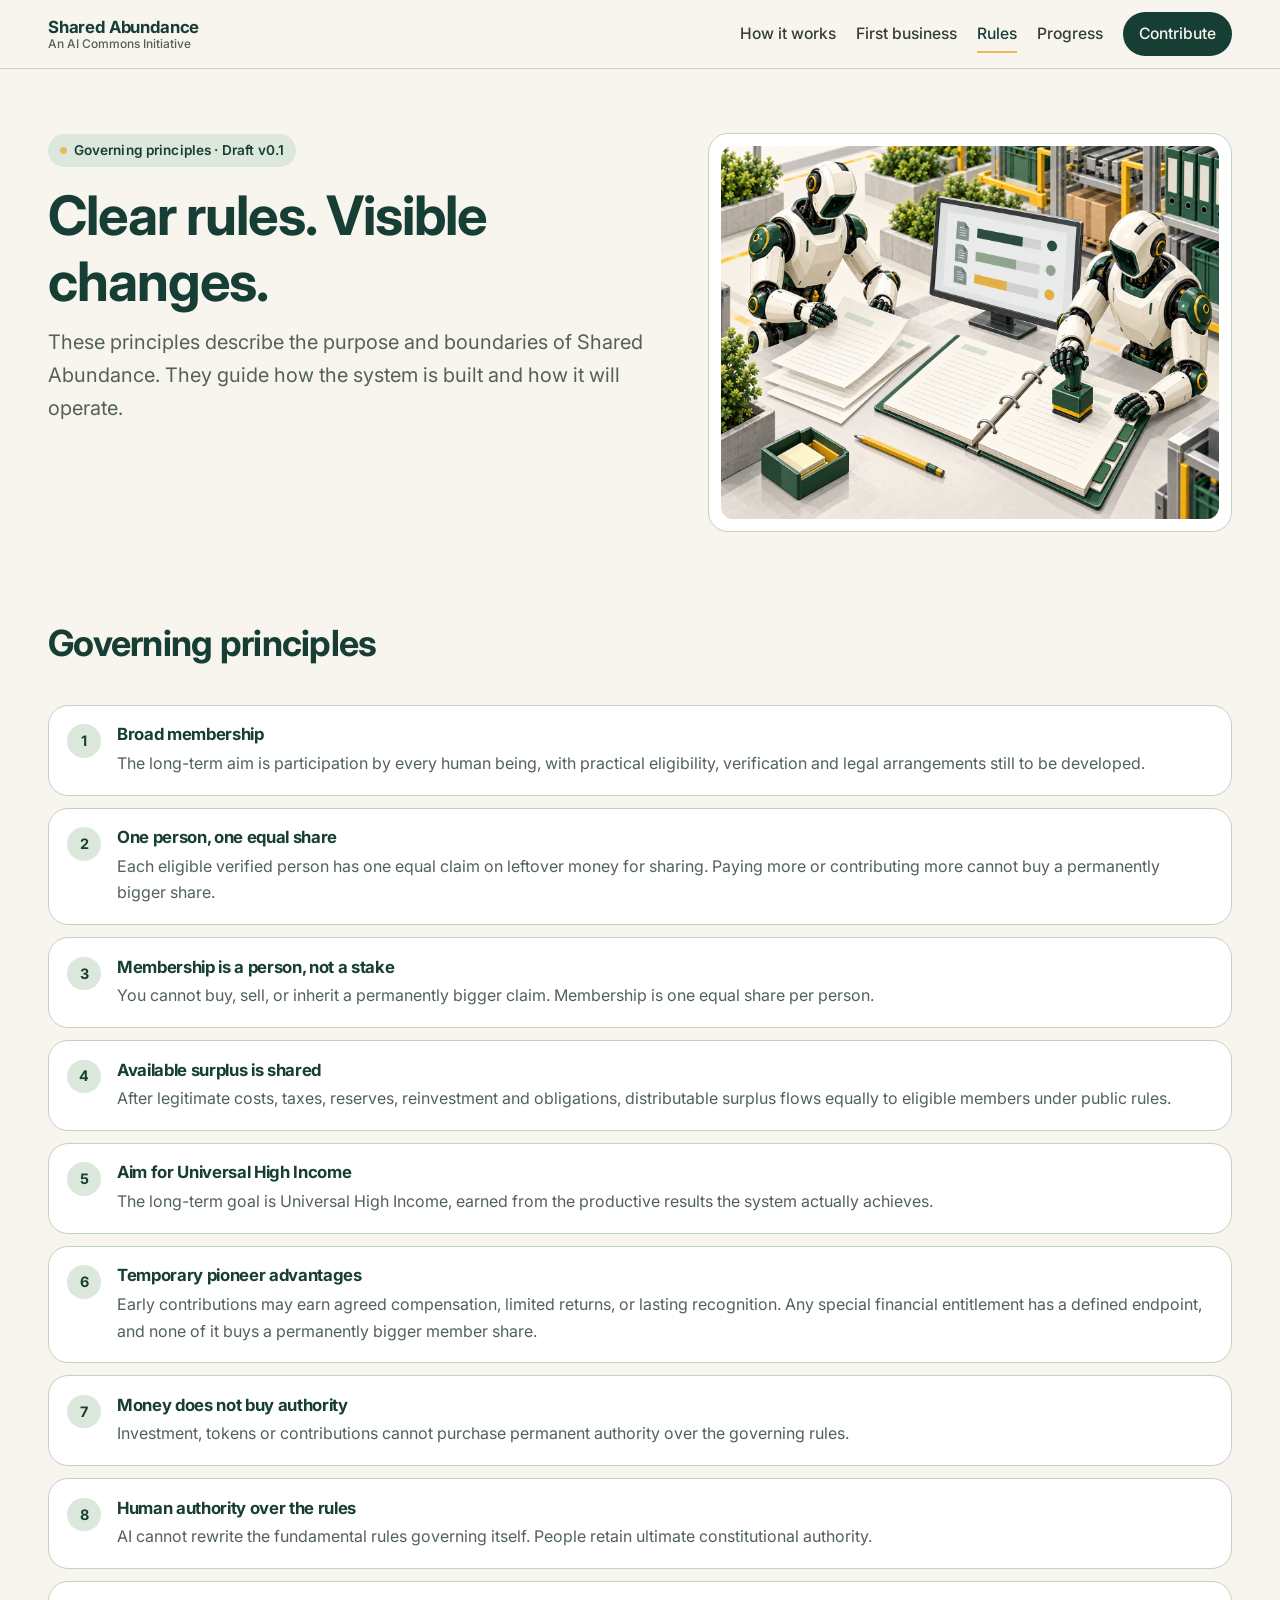
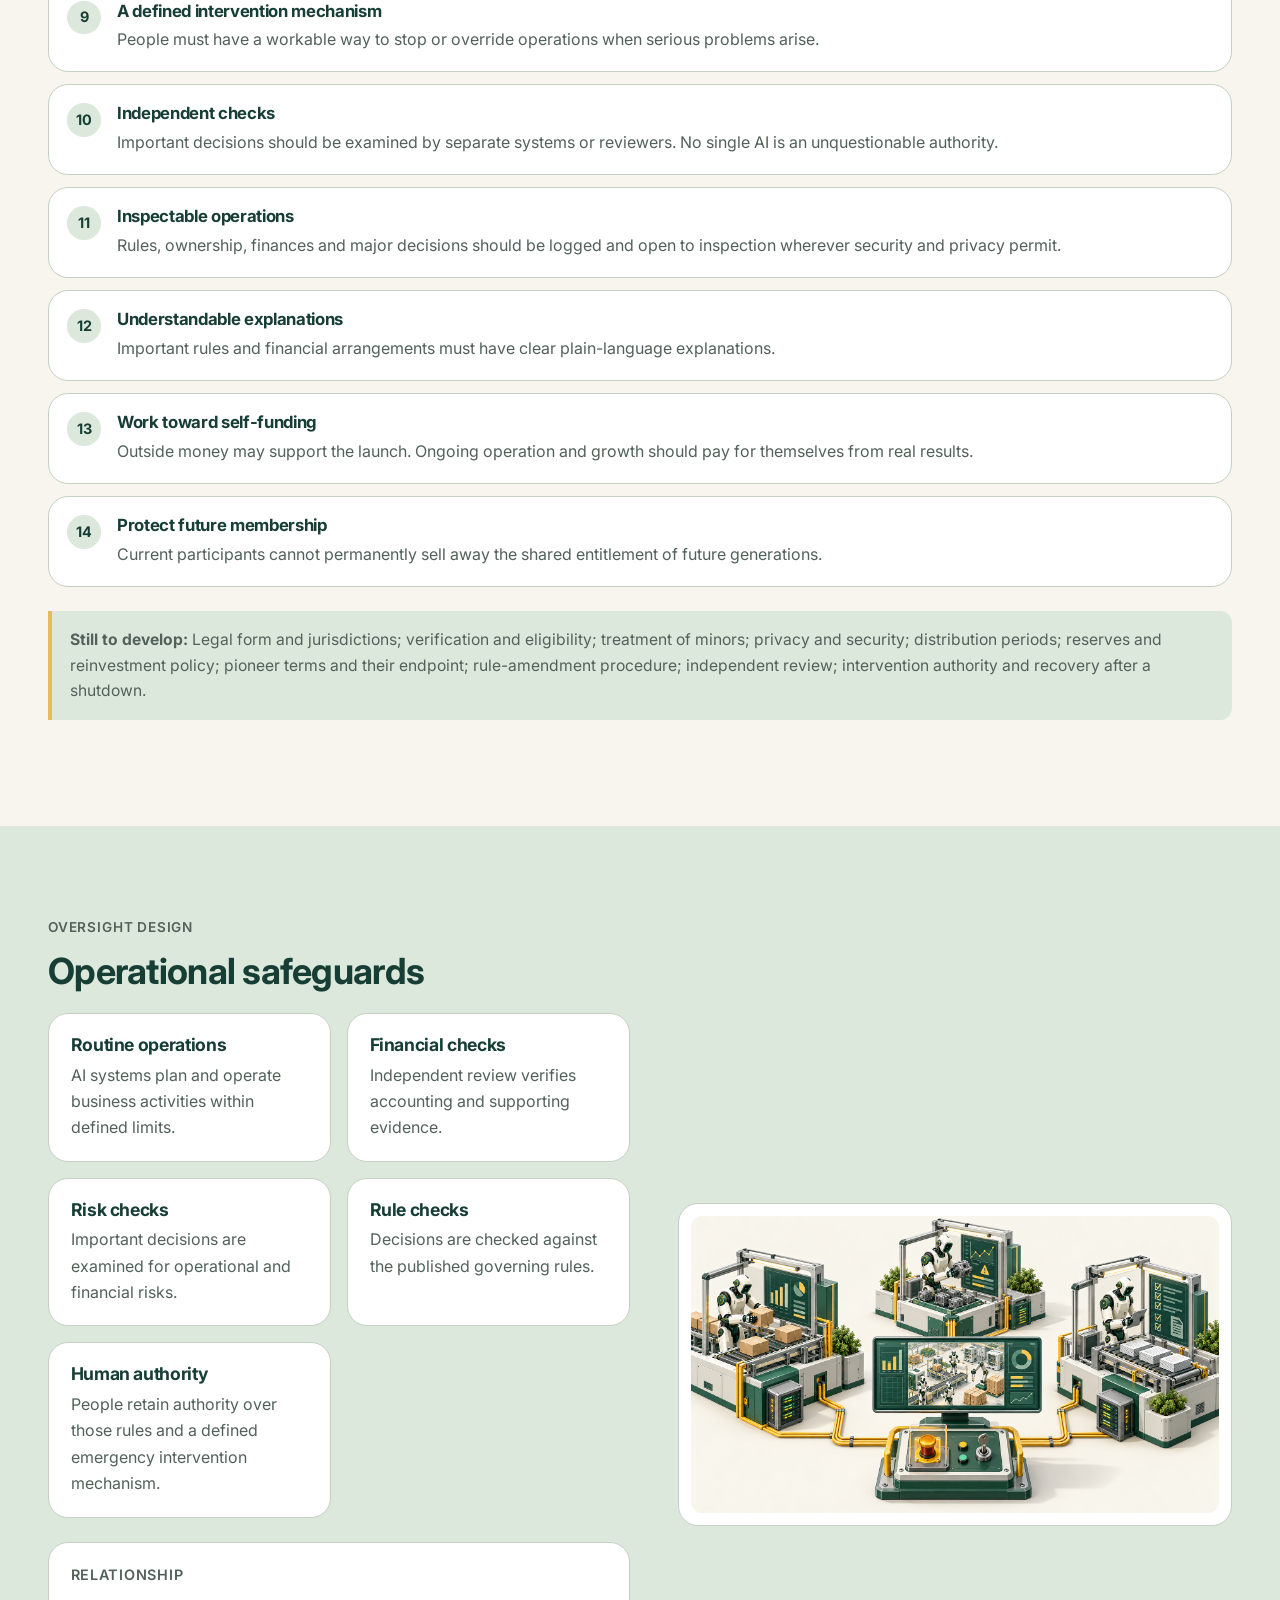
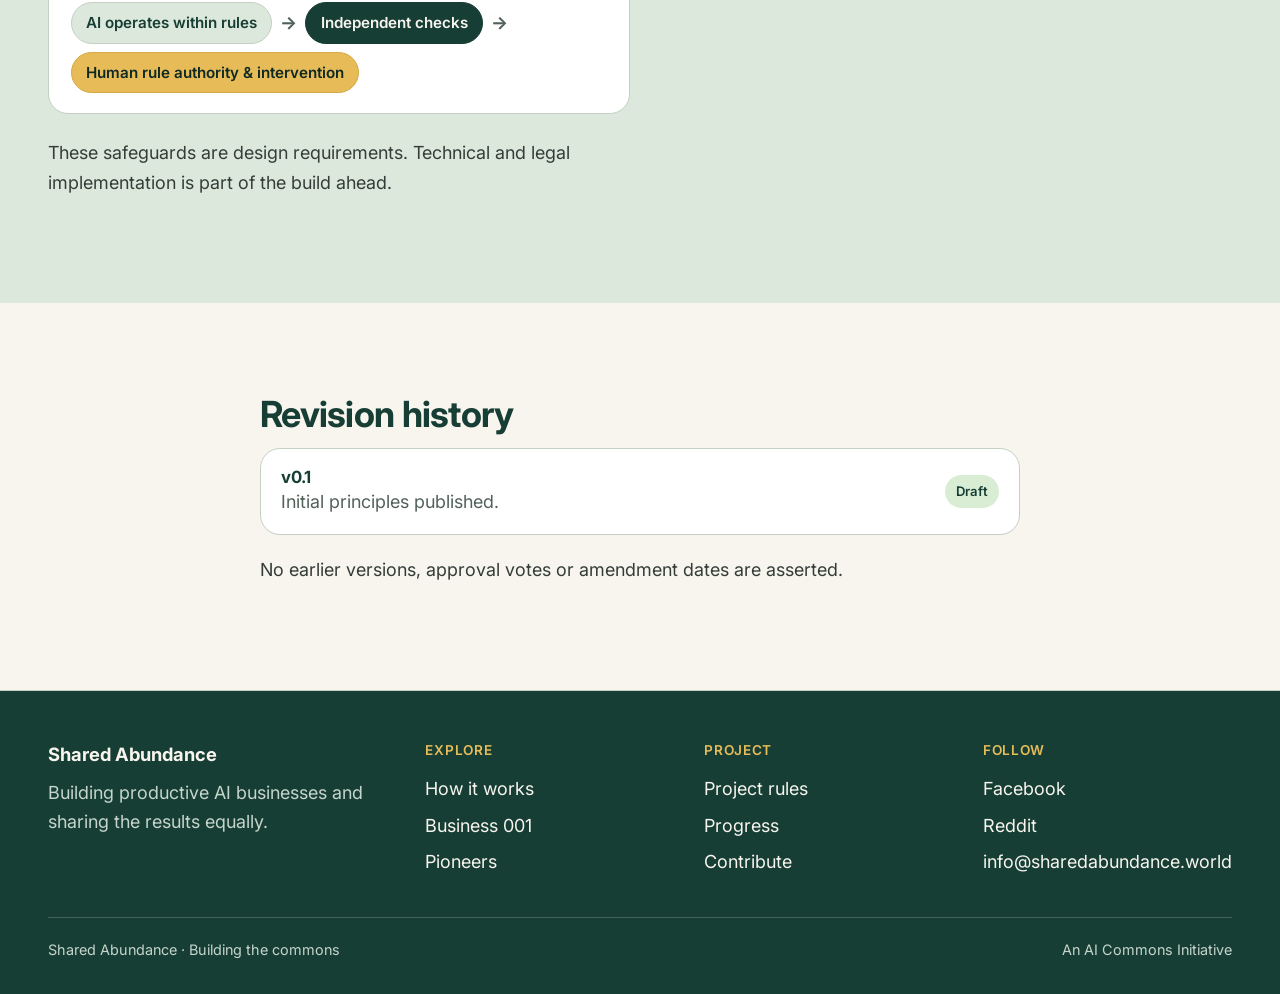
<file: rules/index.html>
<!DOCTYPE html>
<html lang="en">
<head>
  <meta charset="utf-8">
  <meta name="viewport" content="width=device-width, initial-scale=1">
  <meta name="theme-color" content="#173E35">
  <title>The project rulebook · Shared Abundance</title>
  <meta name="description" content="Draft v0.1 principles for Shared Abundance: equal membership, temporary pioneer terms, and human authority over the rules.">
  <link rel="canonical" href="https://sharedabundance.world/rules/">
  <meta property="og:title" content="The project rulebook · Shared Abundance">
  <meta property="og:description" content="Draft v0.1 principles for Shared Abundance: equal membership, temporary pioneer terms, and human authority over the rules.">
  <meta property="og:type" content="website">
  <meta property="og:url" content="https://sharedabundance.world/rules/">
    <link rel="icon" href="/assets/favicon.svg" type="image/svg+xml">
  <link rel="icon" href="/assets/favicon.png" type="image/png" sizes="any">
  <link rel="apple-touch-icon" href="/assets/favicon.png">
  <link rel="stylesheet" href="/css/styles.css">
</head>
<body>
  <a class="skip-link" href="#main">Skip to content</a>
  <header class="site-header">
    <div class="container header-inner">
      <a class="brand" href="/">
        <span class="brand-name">Shared Abundance</span>
        <span class="brand-desc">An AI Commons Initiative</span>
      </a>
      <button class="nav-toggle" type="button" aria-expanded="false" aria-controls="site-nav">Menu</button>
      <nav id="site-nav" class="site-nav" aria-label="Primary">
        <a href="/how-it-works/">How it works</a>
        <a href="/business-001/">First business</a>
        <a href="/rules/" aria-current="page">Rules</a>
        <a href="/progress/">Progress</a>
        <a href="/contribute/" class="nav-cta">Contribute</a>
      </nav>
    </div>
  </header>
  <main id="main">
    <section class="page-hero">
      <div class="container">
        <div class="split-intro">
          <div>
            <span class="badge">Governing principles · Draft v0.1</span>
            <h1 style="margin-top:1rem">Clear rules. Visible changes.</h1>
            <p class="lead">These principles describe the purpose and boundaries of Shared Abundance. They guide how the system is built and how it will operate.</p>
          </div>
          <div class="feature-media"><img src="/assets/09-project-rulebook.png" width="1448" height="1086" alt="A project rulebook with revision sheets, document tabs and a change log." fetchpriority="high" decoding="async"></div>
        </div>
      </div>
    </section>

    <section class="section" aria-labelledby="principles-heading">
      <div class="container">
        <div class="section-header"><h2 id="principles-heading">Governing principles</h2></div>
        <ol class="rule-list">
          <li id="rule-1">
            <h3>Broad membership</h3>
            <p>The long-term aim is participation by every human being, with practical eligibility, verification and legal arrangements still to be developed.</p>
          </li>
          <li id="rule-2">
            <h3>One person, one equal share</h3>
            <p>Each eligible verified person has one equal claim on leftover money for sharing. Paying more or contributing more cannot buy a permanently bigger share.</p>
          </li>
          <li id="rule-3">
            <h3>Membership is a person, not a stake</h3>
            <p>You cannot buy, sell, or inherit a permanently bigger claim. Membership is one equal share per person.</p>
          </li>
          <li id="rule-4">
            <h3>Available surplus is shared</h3>
            <p>After legitimate costs, taxes, reserves, reinvestment and obligations, distributable surplus flows equally to eligible members under public rules.</p>
          </li>
          <li id="rule-5">
            <h3>Aim for Universal High Income</h3>
            <p>The long-term goal is Universal High Income, earned from the productive results the system actually achieves.</p>
          </li>
          <li id="rule-6">
            <h3>Temporary pioneer advantages</h3>
            <p>Early contributions may earn agreed compensation, limited returns, or lasting recognition. Any special financial entitlement has a defined endpoint, and none of it buys a permanently bigger member share.</p>
          </li>
          <li id="rule-7">
            <h3>Money does not buy authority</h3>
            <p>Investment, tokens or contributions cannot purchase permanent authority over the governing rules.</p>
          </li>
          <li id="rule-8">
            <h3>Human authority over the rules</h3>
            <p>AI cannot rewrite the fundamental rules governing itself. People retain ultimate constitutional authority.</p>
          </li>
          <li id="rule-9">
            <h3>A defined intervention mechanism</h3>
            <p>People must have a workable way to stop or override operations when serious problems arise.</p>
          </li>
          <li id="rule-10">
            <h3>Independent checks</h3>
            <p>Important decisions should be examined by separate systems or reviewers. No single AI is an unquestionable authority.</p>
          </li>
          <li id="rule-11">
            <h3>Inspectable operations</h3>
            <p>Rules, ownership, finances and major decisions should be logged and open to inspection wherever security and privacy permit.</p>
          </li>
          <li id="rule-12">
            <h3>Understandable explanations</h3>
            <p>Important rules and financial arrangements must have clear plain-language explanations.</p>
          </li>
          <li id="rule-13">
            <h3>Work toward self-funding</h3>
            <p>Outside money may support the launch. Ongoing operation and growth should pay for themselves from real results.</p>
          </li>
          <li id="rule-14">
            <h3>Protect future membership</h3>
            <p>Current participants cannot permanently sell away the shared entitlement of future generations.</p>
          </li>
        </ol>
        <div class="note-box" style="margin-top:1.5rem">
          <strong>Still to develop:</strong> Legal form and jurisdictions; verification and eligibility; treatment of minors; privacy and security; distribution periods; reserves and reinvestment policy; pioneer terms and their endpoint; rule-amendment procedure; independent review; intervention authority and recovery after a shutdown.
        </div>
      </div>
    </section>

    <section class="section section-sage" id="safeguards" aria-labelledby="safeguards-detail-heading">
      <div class="container">
        <div class="feature-row">
          <div>
            <p class="eyebrow">Oversight design</p>
            <h2 id="safeguards-detail-heading">Operational safeguards</h2>
            <div class="safeguard-grid" style="margin-top:1.25rem">
              <div class="safeguard"><h3>Routine operations</h3><p>AI systems plan and operate business activities within defined limits.</p></div>
              <div class="safeguard"><h3>Financial checks</h3><p>Independent review verifies accounting and supporting evidence.</p></div>
              <div class="safeguard"><h3>Risk checks</h3><p>Important decisions are examined for operational and financial risks.</p></div>
              <div class="safeguard"><h3>Rule checks</h3><p>Decisions are checked against the published governing rules.</p></div>
              <div class="safeguard"><h3>Human authority</h3><p>People retain authority over those rules and a defined emergency intervention mechanism.</p></div>
            </div>
            <div class="diagram" style="margin-top:1.5rem" aria-label="Safeguard relationships">
              <div class="diagram-title">Relationship</div>
              <ol class="flow">
                <li><span class="flow-node">AI operates within rules</span><span class="flow-arrow" aria-hidden="true">→</span></li>
                <li><span class="flow-node accent">Independent checks</span><span class="flow-arrow" aria-hidden="true">→</span></li>
                <li><span class="flow-node gold">Human rule authority &amp; intervention</span></li>
              </ol>
            </div>
            <p style="margin-top:1rem">These safeguards are design requirements. Technical and legal implementation is part of the build ahead.</p>
          </div>
          <div class="feature-media"><img src="/assets/07-operational-safeguards.png" width="1672" height="941" alt="Operational equipment connected to independent review stations and a separate manual override console." loading="lazy" decoding="async"></div>
        </div>
      </div>
    </section>

    <section class="section" aria-labelledby="revision-heading">
      <div class="container reading">
        <h2 id="revision-heading">Revision history</h2>
        <ul class="milestone-list">
          <li class="milestone">
            <div><h3>v0.1</h3><p style="margin:0;color:var(--sa-muted)">Initial principles published.</p></div>
            <span class="status-pill" data-status="draft_available">Draft</span>
          </li>
        </ul>
        <p style="margin-top:1.25rem">No earlier versions, approval votes or amendment dates are asserted.</p>
      </div>
    </section>
  </main>
  <footer class="site-footer">
    <div class="container">
      <div class="footer-grid">
        <div>
          <div class="footer-brand">Shared Abundance</div>
          <p>Building productive AI businesses and sharing the results equally.</p>
        </div>
        <div>
          <div class="footer-heading">Explore</div>
          <ul class="footer-links">
            <li><a href="/how-it-works/">How it works</a></li>
            <li><a href="/business-001/">Business 001</a></li>
            <li><a href="/pioneers/">Pioneers</a></li>
          </ul>
        </div>
        <div>
          <div class="footer-heading">Project</div>
          <ul class="footer-links">
            <li><a href="/rules/">Project rules</a></li>
            <li><a href="/progress/">Progress</a></li>
            <li><a href="/contribute/">Contribute</a></li>
          </ul>
        </div>
        <div>
          <div class="footer-heading">Follow</div>
          <ul class="footer-links">
            <li><a href="https://www.facebook.com/profile.php?id=61594748557223" rel="noopener noreferrer" target="_blank">Facebook</a></li>
            <li><a href="https://www.reddit.com/user/SharedAbundance/" rel="noopener noreferrer" target="_blank">Reddit</a></li>
            <li><a href="mailto:info@sharedabundance.world">info@sharedabundance.world</a></li>
          </ul>
        </div>
      </div>
      <div class="footer-meta">
        <span>Shared Abundance · Building the commons</span>
        <span>An AI Commons Initiative</span>
      </div>
    </div>
  </footer>
  <script src="/js/site.js" defer></script>
</body>
</html>
</file>
<file: css/styles.css>
/* Shared Abundance · site styles */
@import url("https://fonts.googleapis.com/css2?family=Inter:wght@400;500;600;700&display=swap");

:root {
  --sa-ivory: #F7F5EE;
  --sa-forest: #173E35;
  --sa-sage: #DCE8DC;
  --sa-gold: #E7BC58;
  --sa-charcoal: #343D38;
  --sa-muted: #52615A;
  --sa-border: #C5D0C4;
  --sa-white: #FFFFFF;
  --sa-forest-deep: #0F2A24;
  --sa-font: Inter, ui-sans-serif, system-ui, -apple-system, BlinkMacSystemFont, "Segoe UI", sans-serif;
  --sa-max-width: 77.5rem;
  --sa-reading-width: 47.5rem;
  --sa-radius-small: 0.75rem;
  --sa-radius-large: 1.25rem;
  --sa-gutter: clamp(1.25rem, 4vw, 3rem);
  --sa-section-space: clamp(3rem, 7vw, 7rem);
  --sa-shadow: 0 1px 2px rgba(23, 62, 53, 0.04), 0 8px 24px rgba(23, 62, 53, 0.06);
  --sa-header-h: 4.25rem;
}

*, *::before, *::after { box-sizing: border-box; }

html {
  scroll-behavior: smooth;
  -webkit-text-size-adjust: 100%;
}

@media (prefers-reduced-motion: reduce) {
  html { scroll-behavior: auto; }
  *, *::before, *::after {
    animation-duration: 0.01ms !important;
    animation-iteration-count: 1 !important;
    transition-duration: 0.01ms !important;
  }
}

body {
  margin: 0;
  font-family: var(--sa-font);
  font-size: 1.125rem;
  line-height: 1.65;
  color: var(--sa-charcoal);
  background: var(--sa-ivory);
  -webkit-font-smoothing: antialiased;
}

img { max-width: 100%; height: auto; display: block; }
a { color: var(--sa-forest); text-underline-offset: 0.15em; }
a:hover { color: var(--sa-forest-deep); }
:focus-visible {
  outline: 3px solid var(--sa-gold);
  outline-offset: 3px;
}
.skip-link {
  position: absolute;
  left: -9999px;
  top: 0;
  background: var(--sa-forest);
  color: var(--sa-ivory);
  padding: 0.75rem 1rem;
  z-index: 1000;
}
.skip-link:focus { left: var(--sa-gutter); top: 0.5rem; }

.container {
  width: min(100% - 2 * var(--sa-gutter), var(--sa-max-width));
  margin-inline: auto;
}
.reading { max-width: var(--sa-reading-width); }

/* Header */
.site-header {
  position: sticky;
  top: 0;
  z-index: 100;
  background: rgba(247, 245, 238, 0.92);
  backdrop-filter: blur(10px);
  border-bottom: 1px solid var(--sa-border);
}
.header-inner {
  display: flex;
  align-items: center;
  justify-content: space-between;
  gap: 1rem;
  min-height: var(--sa-header-h);
}
.brand {
  display: flex;
  flex-direction: column;
  text-decoration: none;
  color: var(--sa-forest);
  line-height: 1.2;
}
.brand-name {
  font-weight: 700;
  font-size: 1.05rem;
  letter-spacing: -0.01em;
}
.brand-desc {
  font-size: 0.75rem;
  color: var(--sa-muted);
  font-weight: 500;
}
.nav-toggle {
  display: none;
  border: 1px solid var(--sa-border);
  background: var(--sa-white);
  color: var(--sa-forest);
  border-radius: var(--sa-radius-small);
  padding: 0.55rem 0.85rem;
  font: inherit;
  font-size: 0.95rem;
  font-weight: 600;
  cursor: pointer;
}
.site-nav {
  display: flex;
  align-items: center;
  gap: 0.25rem 1.25rem;
}
.site-nav a {
  text-decoration: none;
  color: var(--sa-charcoal);
  font-size: 0.98rem;
  font-weight: 500;
  padding: 0.35rem 0;
}
.site-nav a:hover,
.site-nav a[aria-current="page"] {
  color: var(--sa-forest);
}
.site-nav a[aria-current="page"] {
  box-shadow: inset 0 -2px 0 var(--sa-gold);
}
.nav-cta {
  display: inline-flex !important;
  align-items: center;
  background: var(--sa-forest) !important;
  color: var(--sa-ivory) !important;
  padding: 0.55rem 1rem !important;
  border-radius: 999px;
  box-shadow: none !important;
}
.nav-cta:hover {
  background: var(--sa-forest-deep) !important;
  color: var(--sa-ivory) !important;
}

@media (max-width: 860px) {
  .nav-toggle { display: inline-flex; align-items: center; gap: 0.4rem; }
  .site-nav {
    display: none;
    position: absolute;
    left: 0;
    right: 0;
    top: 100%;
    flex-direction: column;
    align-items: stretch;
    gap: 0;
    background: var(--sa-ivory);
    border-bottom: 1px solid var(--sa-border);
    padding: 0.75rem var(--sa-gutter) 1.25rem;
    box-shadow: var(--sa-shadow);
  }
  .site-nav.is-open { display: flex; }
  .site-nav a {
    padding: 0.85rem 0.25rem;
    border-bottom: 1px solid var(--sa-border);
  }
  .site-nav .nav-cta {
    margin-top: 0.75rem;
    justify-content: center;
    border-bottom: 0 !important;
  }
}

/* Buttons & badges */
.btn {
  display: inline-flex;
  align-items: center;
  justify-content: center;
  gap: 0.4rem;
  padding: 0.8rem 1.35rem;
  border-radius: 999px;
  font: inherit;
  font-size: 1rem;
  font-weight: 600;
  text-decoration: none;
  border: 1px solid transparent;
  cursor: pointer;
  transition: background 0.15s ease, color 0.15s ease, border-color 0.15s ease;
}
.btn-primary {
  background: var(--sa-forest);
  color: var(--sa-ivory);
}
.btn-primary:hover {
  background: var(--sa-forest-deep);
  color: var(--sa-ivory);
}
.btn-secondary {
  background: transparent;
  color: var(--sa-forest);
  border-color: var(--sa-border);
}
.btn-secondary:hover {
  background: var(--sa-sage);
  color: var(--sa-forest);
}
.btn-ghost {
  background: var(--sa-sage);
  color: var(--sa-forest);
}
.btn-ghost:hover { background: #cfe0cf; color: var(--sa-forest); }
.btn-row {
  display: flex;
  flex-wrap: wrap;
  gap: 0.75rem 1rem;
  margin-top: 1.5rem;
}
.badge {
  display: inline-flex;
  align-items: center;
  gap: 0.4rem;
  padding: 0.35rem 0.75rem;
  border-radius: 999px;
  background: var(--sa-sage);
  color: var(--sa-forest);
  font-size: 0.85rem;
  font-weight: 600;
  letter-spacing: 0.01em;
}
.badge::before {
  content: "";
  width: 0.45rem;
  height: 0.45rem;
  border-radius: 50%;
  background: var(--sa-gold);
}

/* Typography */
h1, h2, h3, h4 {
  color: var(--sa-forest);
  line-height: 1.2;
  letter-spacing: -0.02em;
  font-weight: 700;
  margin: 0 0 0.75rem;
}
h1 { font-size: clamp(2.1rem, 4.5vw, 3.4rem); }
h2 { font-size: clamp(1.65rem, 3vw, 2.25rem); }
h3 { font-size: clamp(1.2rem, 2vw, 1.4rem); }
p { margin: 0 0 1rem; }
.lead {
  font-size: clamp(1.1rem, 2vw, 1.25rem);
  color: var(--sa-muted);
  max-width: 40rem;
}
.eyebrow {
  font-size: 0.85rem;
  font-weight: 600;
  letter-spacing: 0.06em;
  text-transform: uppercase;
  color: var(--sa-muted);
  margin-bottom: 0.75rem;
}
.caption {
  font-size: 0.9rem;
  color: var(--sa-muted);
  margin-top: 0.75rem;
}
.section {
  padding: var(--sa-section-space) 0;
}
.section-sage { background: var(--sa-sage); }
.section-forest {
  background: var(--sa-forest);
  color: var(--sa-ivory);
}
.section-forest h2,
.section-forest h3,
.section-forest a { color: var(--sa-ivory); }
.section-forest .lead,
.section-forest .caption { color: #c5d5cb; }
.section-header {
  max-width: 40rem;
  margin-bottom: 2.5rem;
}

/* Hero */
.hero {
  padding: clamp(2.5rem, 6vw, 4.5rem) 0 0;
}

.hero-copy { max-width: 42rem; margin-bottom: 2rem; }
.hero-title {
  margin-bottom: 1rem;
}
.hero-title span { display: block; }

.hero-intro {
  max-width: 42rem;
  margin: 0 0 1.75rem;
  font-size: clamp(1.05rem, 2vw, 1.2rem);
  color: var(--sa-muted);
  line-height: 1.65;
}
.hero-intro p { margin: 0 0 1rem; }
.hero-intro p:last-child { margin-bottom: 0; }
.hero-question {
  color: var(--sa-charcoal);
  font-weight: 600;
  font-size: 1.05em;
}
.hero-figure {
  margin: 0;
  background: var(--sa-sage);
  border: 1px solid var(--sa-border);
  border-radius: var(--sa-radius-large);
  overflow: hidden;
  padding: 0.5rem;
}
.hero-figure img {
  width: 100%;
  height: auto;
  border-radius: calc(var(--sa-radius-large) - 0.25rem);
  object-fit: contain;
  background: var(--sa-ivory);
}
.hero-above {
  width: 100%;
  max-width: none;
  margin: 0 0 1.25rem;
  font-size: clamp(0.82rem, 1.15vw, 0.9rem);
  color: var(--sa-muted);
  line-height: 1.55;
}
.hero-above p { margin: 0 0 0.75rem; }
.hero-above p:last-child { margin-bottom: 0; }
.hero-figure figcaption.hero-below {
  text-align: left;
  max-width: none;
  margin: 0;
  padding: 1rem 0.85rem 1.15rem;
  font-size: clamp(0.95rem, 1.5vw, 1.08rem);
  color: var(--sa-muted);
  line-height: 1.6;
}
.hero-figure figcaption.hero-below p { margin: 0; }
.hero-figure figcaption.hero-below .hero-question {
  color: var(--sa-charcoal);
  font-weight: 600;
  font-size: 1.05em;
}
.hero-figure figcaption {
  padding: 0.85rem 1rem 0.5rem;
  font-size: 0.9rem;
  color: var(--sa-muted);
}

/* Cards & grids */
.grid-3 {
  display: grid;
  grid-template-columns: repeat(3, 1fr);
  gap: 1.25rem;
}
.grid-2 {
  display: grid;
  grid-template-columns: repeat(2, 1fr);
  gap: 1.5rem;
}
.grid-industries {
  display: grid;
  grid-template-columns: repeat(3, 1fr);
  gap: 1.25rem;
}
@media (max-width: 960px) {
  .grid-3, .grid-industries { grid-template-columns: repeat(2, 1fr); }
}
@media (max-width: 640px) {
  .grid-3, .grid-2, .grid-industries { grid-template-columns: 1fr; }
}

.card {
  background: var(--sa-white);
  border: 1px solid var(--sa-border);
  border-radius: var(--sa-radius-large);
  overflow: hidden;
  height: 100%;
  display: flex;
  flex-direction: column;
}
.card-body { padding: 1.25rem 1.35rem 1.5rem; flex: 1; }
.card-media {
  background: var(--sa-ivory);
  border-bottom: 1px solid var(--sa-border);
  aspect-ratio: 4 / 3;
  display: flex;
  align-items: center;
  justify-content: center;
  padding: 0.75rem;
}
.card-media img {
  width: 100%;
  height: 100%;
  object-fit: contain;
}
.card-media.wide { aspect-ratio: 16 / 9; }
.step-num {
  display: inline-flex;
  align-items: center;
  justify-content: center;
  width: 2rem;
  height: 2rem;
  border-radius: 50%;
  background: var(--sa-forest);
  color: var(--sa-ivory);
  font-size: 0.9rem;
  font-weight: 700;
  margin-bottom: 0.75rem;
}
.link-card {
  display: block;
  text-decoration: none;
  color: inherit;
  background: var(--sa-white);
  border: 1px solid var(--sa-border);
  border-radius: var(--sa-radius-large);
  padding: 1.5rem;
  transition: border-color 0.15s ease, box-shadow 0.15s ease;
}
.link-card:hover {
  border-color: var(--sa-forest);
  box-shadow: var(--sa-shadow);
  color: inherit;
}
.link-card h3 { margin-bottom: 0.5rem; }
.link-card p { margin: 0; color: var(--sa-muted); font-size: 1rem; }
.link-card .arrow {
  display: inline-block;
  margin-top: 1rem;
  color: var(--sa-forest);
  font-weight: 600;
}

.feature-row {
  display: grid;
  grid-template-columns: 1.05fr 1fr;
  gap: clamp(1.5rem, 4vw, 3rem);
  align-items: center;
}
.feature-row.reverse { grid-template-columns: 1fr 1.05fr; }
.feature-row.reverse .feature-media { order: -1; }
@media (max-width: 860px) {
  .feature-row,
  .feature-row.reverse { grid-template-columns: 1fr; }
  .feature-row.reverse .feature-media { order: 0; }
}
.feature-media {
  background: var(--sa-white);
  border: 1px solid var(--sa-border);
  border-radius: var(--sa-radius-large);
  padding: 0.75rem;
}
.feature-media img {
  width: 100%;
  object-fit: contain;
  border-radius: var(--sa-radius-small);
  background: var(--sa-ivory);
}
.section-sage .feature-media,
.section-sage .card { background: var(--sa-white); }

/* Diagrams */
.diagram {
  background: var(--sa-white);
  border: 1px solid var(--sa-border);
  border-radius: var(--sa-radius-large);
  padding: 1.25rem 1.35rem;
  margin: 1.5rem 0;
}
.diagram-title {
  font-size: 0.9rem;
  font-weight: 600;
  color: var(--sa-muted);
  text-transform: uppercase;
  letter-spacing: 0.05em;
  margin-bottom: 1rem;
}
.flow {
  display: flex;
  flex-wrap: wrap;
  align-items: center;
  gap: 0.5rem 0.35rem;
  list-style: none;
  margin: 0;
  padding: 0;
}
.flow li {
  display: inline-flex;
  align-items: center;
  gap: 0.35rem;
}
.flow-node {
  background: var(--sa-sage);
  color: var(--sa-forest);
  border: 1px solid var(--sa-border);
  border-radius: 999px;
  padding: 0.45rem 0.9rem;
  font-size: 0.95rem;
  font-weight: 600;
}
.flow-node.accent {
  background: var(--sa-forest);
  color: var(--sa-ivory);
  border-color: var(--sa-forest);
}
.flow-node.gold {
  background: var(--sa-gold);
  color: var(--sa-forest-deep);
  border-color: #d4a944;
}
.flow-arrow {
  color: var(--sa-muted);
  font-weight: 700;
  padding: 0 0.15rem;
}
.formula {
  font-family: ui-monospace, SFMono-Regular, Menlo, Consolas, monospace;
  font-size: 1.05rem;
  background: var(--sa-sage);
  border-radius: var(--sa-radius-small);
  padding: 1rem 1.15rem;
  color: var(--sa-forest);
  font-weight: 600;
  margin: 1rem 0;
  overflow-x: auto;
}
.stack-list {
  list-style: none;
  margin: 0;
  padding: 0;
  display: grid;
  gap: 0.65rem;
}
.stack-list li {
  display: grid;
  grid-template-columns: auto 1fr auto;
  gap: 0.75rem;
  align-items: baseline;
  padding: 0.75rem 1rem;
  background: var(--sa-ivory);
  border: 1px solid var(--sa-border);
  border-radius: var(--sa-radius-small);
}
.stack-list .label { font-weight: 600; color: var(--sa-forest); }
.stack-list .note { color: var(--sa-muted); font-size: 0.95rem; }
.stack-list .value {
  font-variant-numeric: tabular-nums;
  font-weight: 700;
  color: var(--sa-charcoal);
}
.stack-list .total {
  background: var(--sa-forest);
  color: var(--sa-ivory);
  border-color: var(--sa-forest);
}
.stack-list .total .label,
.stack-list .total .value,
.stack-list .total .note { color: var(--sa-ivory); }

.finance-table {
  width: 100%;
  border-collapse: collapse;
  font-variant-numeric: tabular-nums;
  margin: 1rem 0;
  background: var(--sa-white);
  border: 1px solid var(--sa-border);
  border-radius: var(--sa-radius-large);
  overflow: hidden;
}
.finance-table th,
.finance-table td {
  text-align: left;
  padding: 0.85rem 1.1rem;
  border-bottom: 1px solid var(--sa-border);
}
.finance-table th {
  background: var(--sa-sage);
  color: var(--sa-forest);
  font-weight: 600;
}
.finance-table tr:last-child td { border-bottom: 0; }
.finance-table .result td {
  background: var(--sa-forest);
  color: var(--sa-ivory);
  font-weight: 700;
}
.finance-table td:last-child,
.finance-table th:last-child { text-align: right; }
.note-box {
  background: var(--sa-sage);
  border-left: 4px solid var(--sa-gold);
  border-radius: 0 var(--sa-radius-small) var(--sa-radius-small) 0;
  padding: 1rem 1.15rem;
  color: var(--sa-muted);
  font-size: 0.98rem;
  margin: 1rem 0;
}

/* Safeguards / milestones / rules */
.safeguard-grid {
  display: grid;
  grid-template-columns: repeat(2, 1fr);
  gap: 1rem;
}
@media (max-width: 700px) {
  .safeguard-grid { grid-template-columns: 1fr; }
}
.safeguard {
  background: var(--sa-white);
  border: 1px solid var(--sa-border);
  border-radius: var(--sa-radius-large);
  padding: 1.25rem 1.35rem;
}
.safeguard h3 { font-size: 1.1rem; margin-bottom: 0.4rem; }
.safeguard p { margin: 0; color: var(--sa-muted); font-size: 1rem; }

.milestone-list {
  list-style: none;
  margin: 0;
  padding: 0;
  display: grid;
  gap: 0.75rem;
}
.milestone {
  display: grid;
  grid-template-columns: 1fr auto;
  gap: 1rem;
  align-items: center;
  background: var(--sa-white);
  border: 1px solid var(--sa-border);
  border-radius: var(--sa-radius-large);
  padding: 1.1rem 1.25rem;
}
.milestone h3 { margin: 0; font-size: 1.05rem; }
.status-pill {
  display: inline-flex;
  align-items: center;
  padding: 0.35rem 0.7rem;
  border-radius: 999px;
  font-size: 0.82rem;
  font-weight: 600;
  white-space: nowrap;
  background: var(--sa-sage);
  color: var(--sa-forest);
}
.status-pill[data-status="draft_available"] { background: #d9edd4; }
.status-pill[data-status="proposed"] { background: #e8e4c9; color: #4a4630; }
.status-pill[data-status="to_develop"],
.status-pill[data-status="planned"],
.status-pill[data-status="not_demonstrated"],
.status-pill[data-status="future"] {
  background: #eceae3;
  color: var(--sa-muted);
}

.rule-list {
  list-style: none;
  margin: 0;
  padding: 0;
  counter-reset: rule;
  display: grid;
  gap: 0.75rem;
}
.rule-list > li {
  counter-increment: rule;
  background: var(--sa-white);
  border: 1px solid var(--sa-border);
  border-radius: var(--sa-radius-large);
  padding: 1.15rem 1.25rem 1.15rem 4.25rem;
  position: relative;
  scroll-margin-top: calc(var(--sa-header-h) + 1rem);
}
.rule-list > li::before {
  content: counter(rule);
  position: absolute;
  left: 1.15rem;
  top: 1.15rem;
  width: 2.1rem;
  height: 2.1rem;
  border-radius: 50%;
  background: var(--sa-sage);
  color: var(--sa-forest);
  display: flex;
  align-items: center;
  justify-content: center;
  font-weight: 700;
  font-size: 0.9rem;
}
.rule-list h3 { font-size: 1.05rem; margin-bottom: 0.35rem; }
.rule-list p { margin: 0; color: var(--sa-muted); font-size: 1rem; }

/* FAQ */
.faq {
  display: grid;
  gap: 0.65rem;
}
.faq details {
  background: var(--sa-white);
  border: 1px solid var(--sa-border);
  border-radius: var(--sa-radius-large);
  padding: 0.25rem 1.15rem;
}
.faq summary {
  cursor: pointer;
  font-weight: 600;
  color: var(--sa-forest);
  padding: 1rem 0;
  list-style: none;
}
.faq summary::-webkit-details-marker { display: none; }
.faq summary::after {
  content: "+";
  float: right;
  color: var(--sa-muted);
  font-weight: 700;
}
.faq details[open] summary::after { content: "-"; }
.faq details p {
  margin: 0 0 1rem;
  color: var(--sa-muted);
}

/* Forms */
.form-panel {
  background: var(--sa-white);
  border: 1px solid var(--sa-border);
  border-radius: var(--sa-radius-large);
  padding: clamp(1.25rem, 3vw, 2rem);
}
.form-grid {
  display: grid;
  gap: 1rem;
}
.form-grid label {
  display: grid;
  gap: 0.4rem;
  font-weight: 600;
  color: var(--sa-forest);
  font-size: 0.95rem;
}
.form-grid input,
.form-grid select,
.form-grid textarea {
  font: inherit;
  padding: 0.75rem 0.9rem;
  border: 1px solid var(--sa-border);
  border-radius: var(--sa-radius-small);
  background: var(--sa-ivory);
  color: var(--sa-charcoal);
  width: 100%;
}
.form-grid textarea { min-height: 7rem; resize: vertical; }
.form-grid input:focus,
.form-grid select:focus,
.form-grid textarea:focus {
  outline: 3px solid var(--sa-gold);
  outline-offset: 1px;
  border-color: var(--sa-forest);
}
.form-actions {
  display: flex;
  flex-wrap: wrap;
  gap: 0.75rem;
  margin-top: 0.5rem;
}
.form-hint {
  font-size: 0.92rem;
  color: var(--sa-muted);
  font-weight: 400;
}
.form-status {
  margin-top: 1rem;
  padding: 0.85rem 1rem;
  border-radius: var(--sa-radius-small);
  background: var(--sa-sage);
  color: var(--sa-forest);
  font-size: 0.95rem;
}
.form-status[hidden] { display: none; }
.form-status.is-error {
  background: #f3e3d8;
  color: #6b2e1a;
}
.field-error {
  color: #8a341c;
  font-size: 0.88rem;
  font-weight: 500;
}
.preview-box {
  margin-top: 1rem;
  padding: 1rem 1.15rem;
  background: var(--sa-ivory);
  border: 1px dashed var(--sa-border);
  border-radius: var(--sa-radius-small);
  white-space: pre-wrap;
  font-family: ui-monospace, SFMono-Regular, Menlo, Consolas, monospace;
  font-size: 0.9rem;
  color: var(--sa-charcoal);
}
.checklist {
  list-style: none;
  margin: 0;
  padding: 0;
  display: grid;
  gap: 0.65rem;
}
.checklist li {
  padding-left: 1.75rem;
  position: relative;
}
.checklist li::before {
  content: "";
  position: absolute;
  left: 0;
  top: 0.45rem;
  width: 0.7rem;
  height: 0.7rem;
  border-radius: 50%;
  background: var(--sa-gold);
}

.page-hero {
  padding: clamp(2.5rem, 5vw, 4rem) 0 0;
}
.page-hero .lead { margin-bottom: 0; }
.split-intro {
  display: grid;
  grid-template-columns: 1.2fr 1fr;
  gap: 2rem;
  align-items: start;
}
@media (max-width: 860px) {
  .split-intro { grid-template-columns: 1fr; }
}

/* Footer */
.site-footer {
  border-top: 1px solid var(--sa-border);
  background: var(--sa-forest);
  color: #c5d5cb;
  padding: 3rem 0 2rem;
  margin-top: 0;
}
.footer-grid {
  display: grid;
  grid-template-columns: 1.4fr 1fr 1fr 1fr;
  gap: 2rem;
}
@media (max-width: 800px) {
  .footer-grid { grid-template-columns: 1fr; gap: 1.5rem; }
}
.site-footer a {
  color: var(--sa-ivory);
  text-decoration: none;
}
.site-footer a:hover { text-decoration: underline; }
.footer-brand {
  font-weight: 700;
  font-size: 1.15rem;
  color: var(--sa-ivory);
  margin-bottom: 0.5rem;
}
.footer-links {
  list-style: none;
  margin: 0;
  padding: 0;
  display: grid;
  gap: 0.45rem;
}
.footer-heading {
  color: var(--sa-gold);
  font-size: 0.85rem;
  font-weight: 600;
  letter-spacing: 0.05em;
  text-transform: uppercase;
  margin-bottom: 0.75rem;
}
.footer-meta {
  margin-top: 2.5rem;
  padding-top: 1.25rem;
  border-top: 1px solid rgba(197, 208, 196, 0.25);
  display: flex;
  flex-wrap: wrap;
  gap: 0.75rem 1.5rem;
  justify-content: space-between;
  font-size: 0.9rem;
}

.visually-hidden {
  position: absolute !important;
  width: 1px; height: 1px;
  padding: 0; margin: -1px;
  overflow: hidden; clip: rect(0,0,0,0);
  white-space: nowrap; border: 0;
}

.cta-band {
  display: flex;
  flex-wrap: wrap;
  align-items: center;
  justify-content: space-between;
  gap: 1.25rem;
}
.cta-band .lead { margin: 0; max-width: 32rem; }

.questions-list {
  list-style: none;
  margin: 0;
  padding: 0;
  display: grid;
  gap: 0.75rem;
}
.questions-list li {
  background: var(--sa-white);
  border: 1px solid var(--sa-border);
  border-radius: var(--sa-radius-large);
  padding: 1.1rem 1.25rem;
  color: var(--sa-forest);
  font-weight: 600;
}

@media (max-width: 640px) {
  body { font-size: 1.05rem; }
  .milestone {
    grid-template-columns: 1fr;
    align-items: start;
  }
}

/* How-it-works long-form helpers */
.prose-list {
  margin: 1rem 0 1.25rem;
  padding-left: 1.25rem;
  display: grid;
  gap: 0.55rem;
  color: var(--sa-charcoal);
}
.prose-list li {
  padding-left: 0.25rem;
}
.prose-list strong { color: var(--sa-forest); }
.hiw-block {
  margin: 1.25rem 0;
}
.reading .prose-list { max-width: 100%; }

.honey-field {
  position: absolute;
  left: -10000px;
  top: auto;
  width: 1px;
  height: 1px;
  overflow: hidden;
}
</file>
